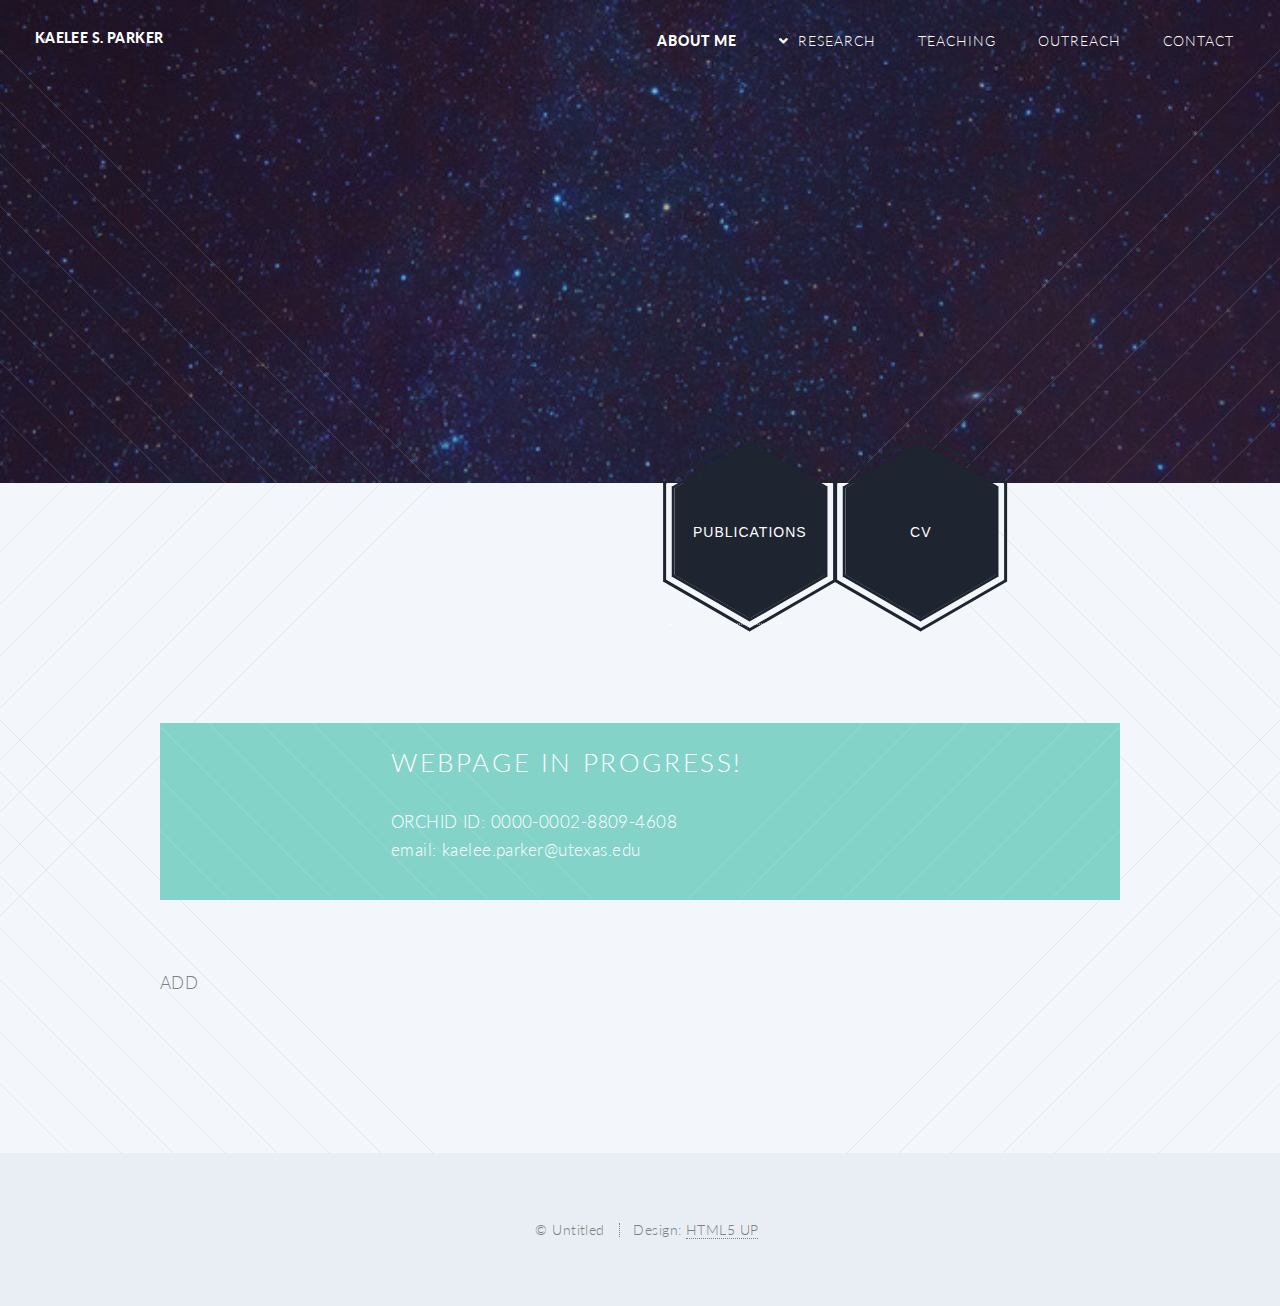
<file: index.html>
<!DOCTYPE HTML>
<!--
	kaelee-parker.github.io | kaelee.parker@utexas.edu
-->
<html>
	<head>
		<title>Kaelee S. Parker</title>
		<meta charset="utf-8" />
		<meta name="viewport" content="width=device-width, initial-scale=1, user-scalable=no" />
		
		<noscript><link rel="stylesheet" href="assets/css/noscript.css" /></noscript>
		<link rel="stylesheet" href="assets/css/main.css" />
	</head>
	<body class="index is-preload">
		<div id="page-wrapper">

			<!-- Header -->
				<header id="header" class="alt">
					<h1 id="logo"><a href="index.html">Kaelee S. Parker</a></h1>
					<nav id="nav">
						<ul>
							<li class="current"><a href="index.html">About Me</a></li>
							<li class="submenu">
								<a href="research.html">Research</a>
								<ul>
									<li><a href="research.html">Overview</a></li>
									<li><a href="ISM.html">Interstellar Medium</a></li>
									<li><a href="EELG.html">Extreme Emission-Line Galaxies</a></li>
									<li><a href="EoR.html">Epoch of Reionization</a></li>
								</ul>
							</li>
							<li><a href="teaching.html">Teaching</a></li>
							<li><a href="outreach.html">Outreach</a></li>
							<li><a href="contact.html">Contact</a></li>
						</ul>
					</nav>
				</header>

			<!-- Banner-->	    
				<section id="banner">
					<div class="inner">
						<header>
							<h2>Kaelee S. Parker</h2>
						</header>
						<p>astronomy graduate student
						<br />
						University of Texas at Austin
					</div>
				</section>
		  
			<!-- Main -->
				<article id="main">
						<div class="hexagon-menu clear">
              						<div class="hexagon-item">
                					<div class="hex-item">
                  						<div></div>
                  						<div></div>
                  						<div></div>
               						</div>
                					<div class="hex-item">
                  						<div></div>
                  						<div></div>
                 						<div></div>
               						</div>

                					<a href="https://ui.adsabs.harvard.edu/search/q=orcid%3A0000-0002-8809-4608&sort=date%20desc%2C%20bibcode%20desc&p_=0" target="_blank" class="hex-content">
                  						<span class="hex-content-inner">
                    						<span class="title">Publications</span>
                  						</span>
                  						<svg viewbox="0 0 173.20508075688772 200" height="200" width="174" version="1.1"
                    							xmlns="http://www.w3.org/2000/svg">
                    							<path
                      							d="M86.60254037844386 0L173.20508075688772 50L173.20508075688772 150L86.60254037844386 200L0 150L0 50Z"
                      							fill="#1e2530"></path>
                 						</svg>
                					</a>
              						</div>
						
							<div class="hexagon-item">
                					<div class="hex-item">
                  						<div></div>
                  						<div></div>
                  						<div></div>
               						</div>
                					<div class="hex-item">
                  						<div></div>
                  						<div></div>
                 						<div></div>
               						</div>
							
                					<ahex href="research.html" class="hex-content">
                  						<span class="hex-content-inner">
                    						<span class="title">CV</span>
                  						</span>
                  						<svg viewbox="0 0 173.20508075688772 200" height="200" width="174" version="1.1"
                    							xmlns="http://www.w3.org/2000/svg">
                    							<path
                      							d="M86.60254037844386 0L173.20508075688772 50L173.20508075688772 150L86.60254037844386 200L0 150L0 50Z"
                      							fill="#1e2530"></path>
                 						</svg>
                					</ahex>
							</div>
						</div>
					
					
					<section class="wrapper style2 container special-alt">
						<div class="row gtr-50">
							<div class="col-8 col-12-narrower">
								<header>
								<h2>Webpage In Progress!</h2>
								</header>
								<p>ORCHID ID: 0000-0002-8809-4608
								<br />
								   email: kaelee.parker@utexas.edu
								</p>
							</div>
						</div>
					</section>

					<section class="wrapper style1 container special-alt">
						<div class="row gtr-50">
							<div class="col-8 col-12-narrower">
								<p>ADD
								</p>
							</div>
						</div>
					</section>
				</article>

			<!-- CTA -->
			<!--
				<section id="cta">

					<header>
						<h2>Ready to do <strong>something</strong>?</h2>
						<p>Proin a ullamcorper elit, et sagittis turpis integer ut fermentum.</p>
					</header>
					<footer>
						<ul class="buttons">
							<li><a href="#" class="button primary">Take My Money</a></li>
							<li><a href="#" class="button">LOL Wut</a></li>
						</ul>
					</footer>

				</section>
			-->

			<!-- Footer -->
				<footer id="footer">

					<ul class="copyright">
						<li>&copy; Untitled</li><li>Design: <a href="http://html5up.net">HTML5 UP</a></li>
					</ul>

				</footer>

		</div>

		<!-- Scripts -->
			<script src="assets/js/jquery.min.js"></script>
			<script src="assets/js/jquery.dropotron.min.js"></script>
			<script src="assets/js/jquery.scrolly.min.js"></script>
			<script src="assets/js/jquery.scrollex.min.js"></script>
			<script src="assets/js/browser.min.js"></script>
			<script src="assets/js/breakpoints.min.js"></script>
			<script src="assets/js/util.js"></script>
			<script src="assets/js/main.js"></script>

	</body>
</html>
</file>
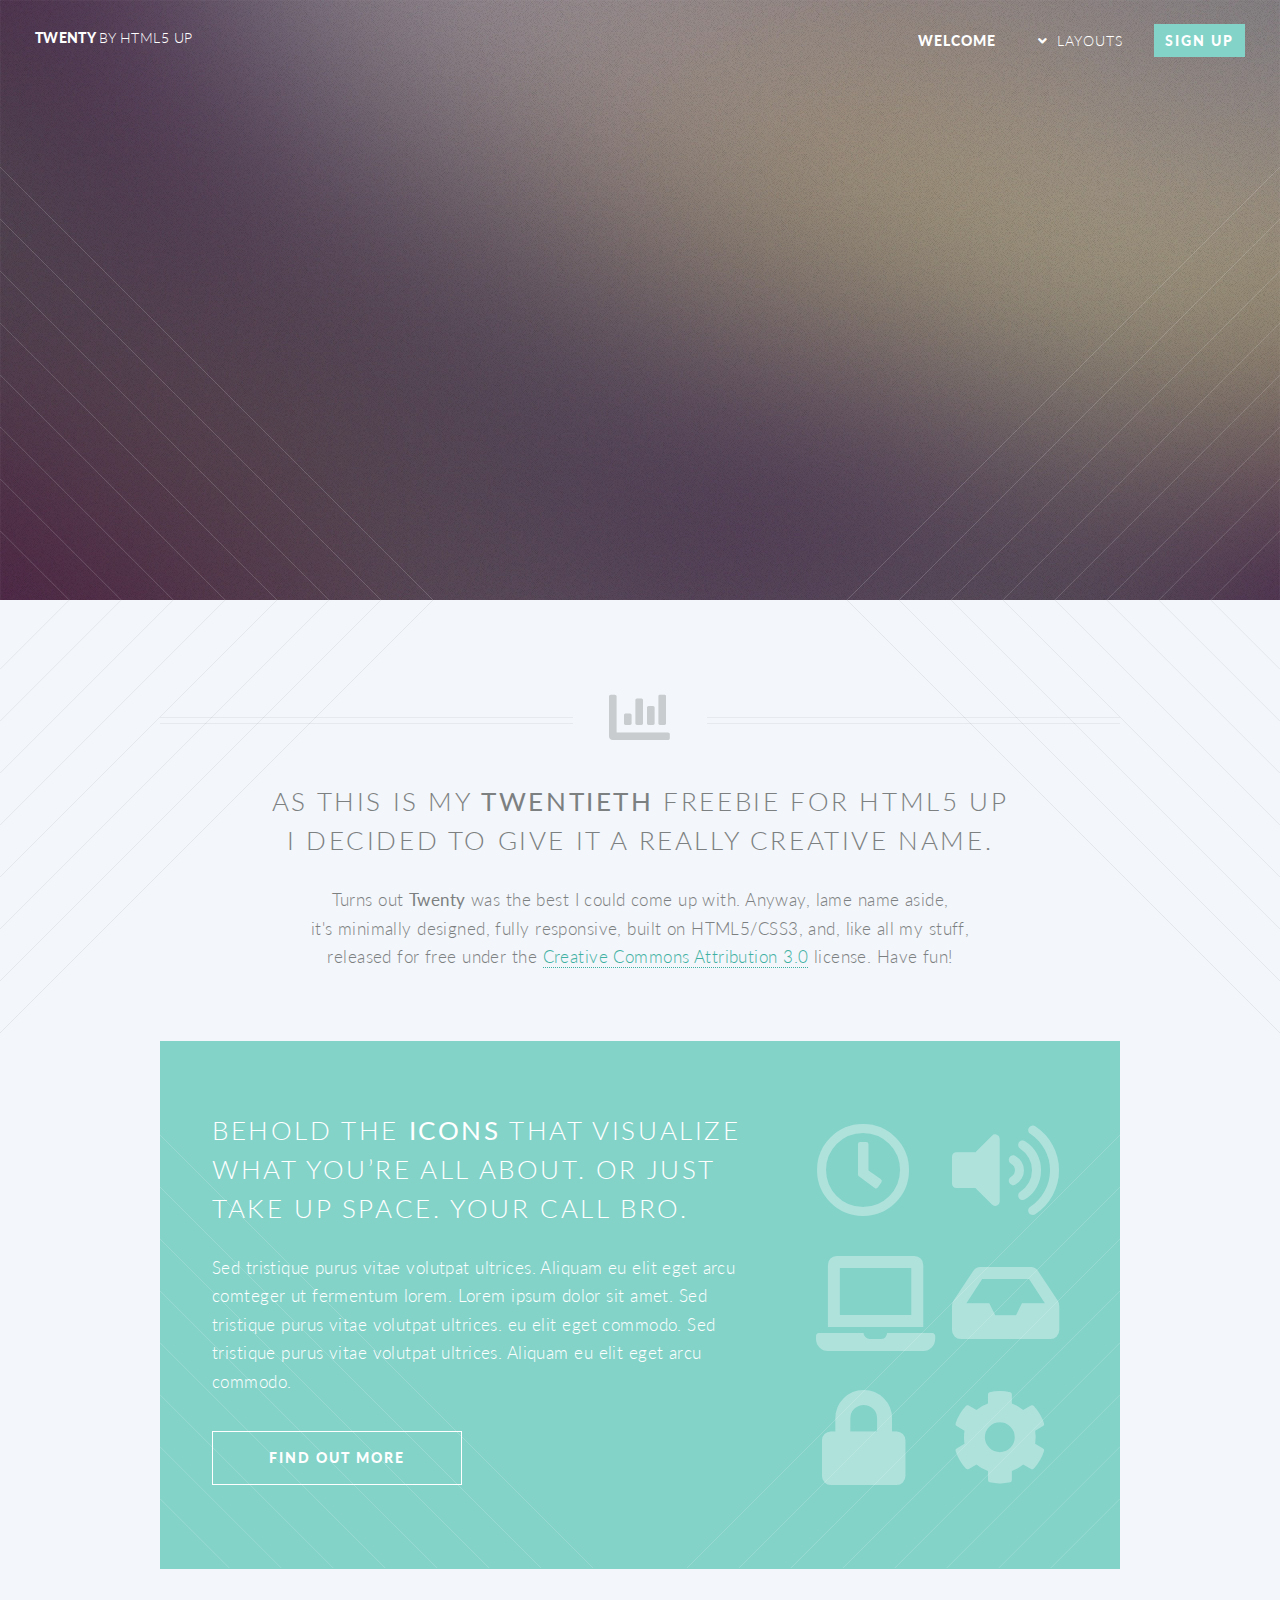
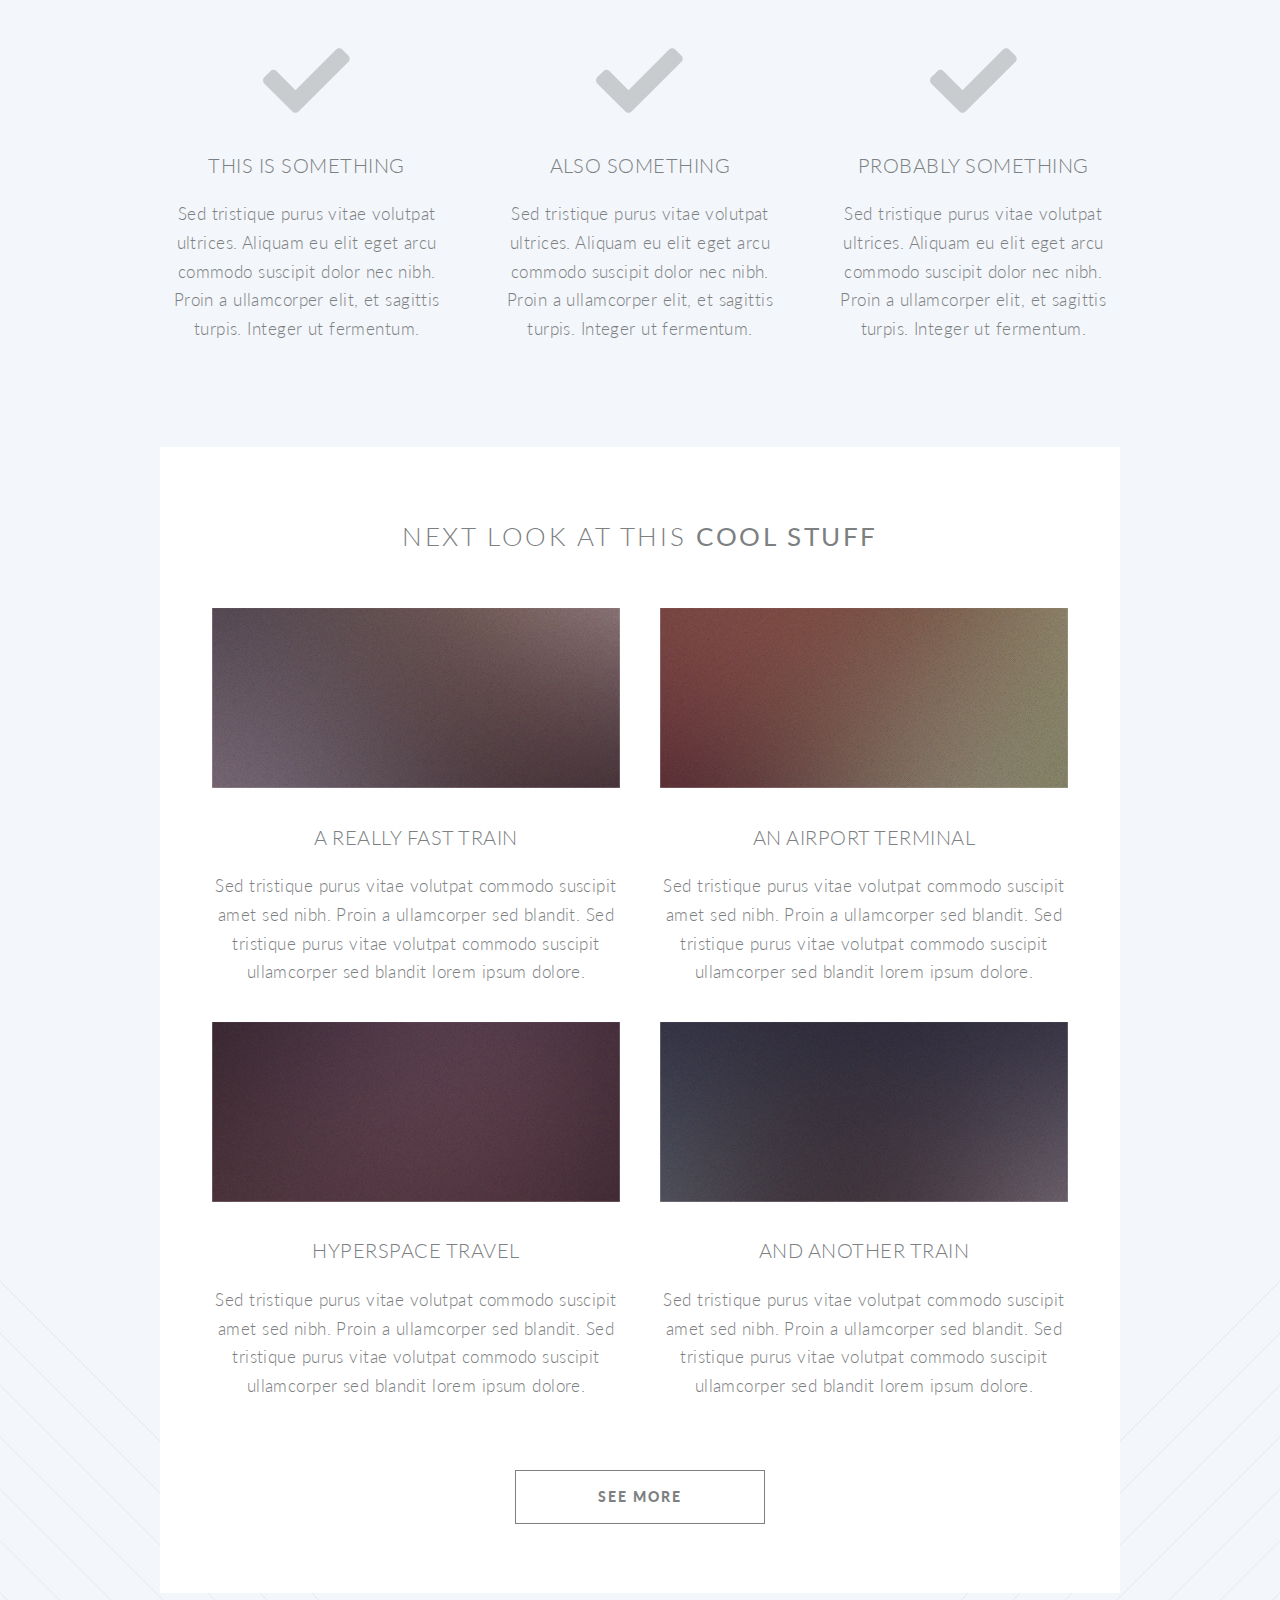
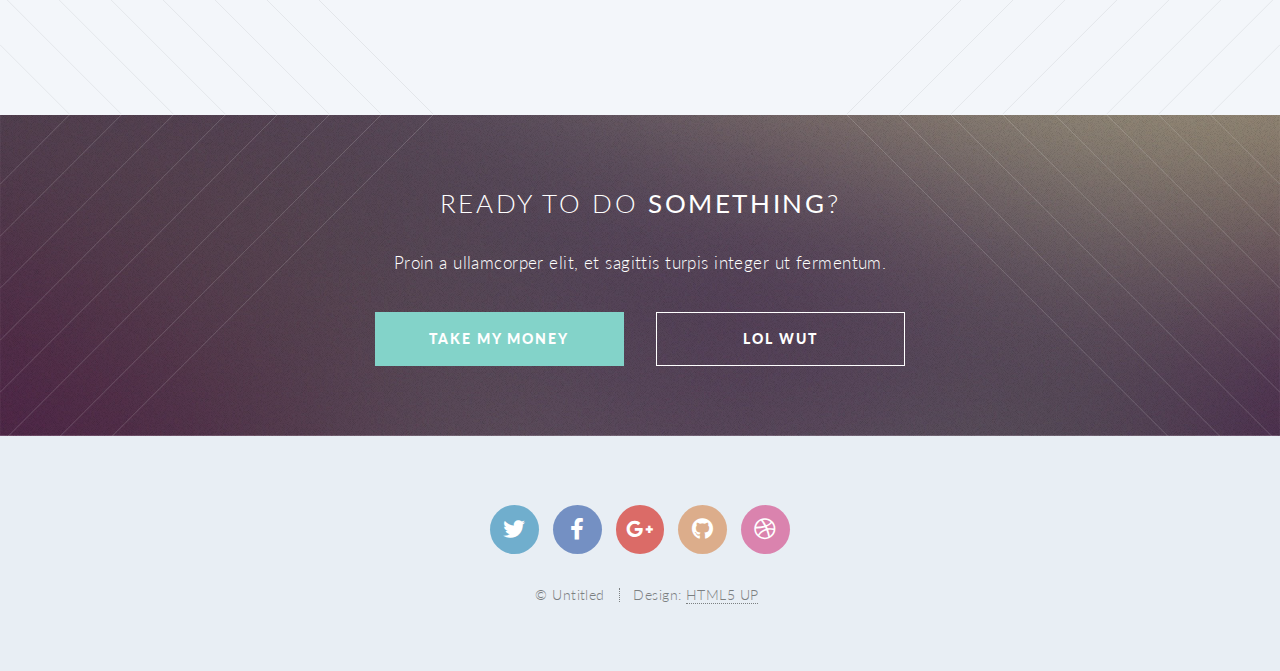
<file: html5up-twenty/index.html>
<!DOCTYPE HTML>
<!--
	Twenty by HTML5 UP
	html5up.net | @ajlkn
	Free for personal and commercial use under the CCA 3.0 license (html5up.net/license)
-->
<html>
	<head>
		<title>Twenty by HTML5 UP</title>
		<meta charset="utf-8" />
		<meta name="viewport" content="width=device-width, initial-scale=1, user-scalable=no" />
		<link rel="stylesheet" href="assets/css/main.css" />
		<noscript><link rel="stylesheet" href="assets/css/noscript.css" /></noscript>
	</head>
	<body class="index is-preload">
		<div id="page-wrapper">

			<!-- Header -->
				<header id="header" class="alt">
					<h1 id="logo"><a href="index.html">Twenty <span>by HTML5 UP</span></a></h1>
					<nav id="nav">
						<ul>
							<li class="current"><a href="index.html">Welcome</a></li>
							<li class="submenu">
								<a href="#">Layouts</a>
								<ul>
									<li><a href="left-sidebar.html">Left Sidebar</a></li>
									<li><a href="right-sidebar.html">Right Sidebar</a></li>
									<li><a href="no-sidebar.html">No Sidebar</a></li>
									<li><a href="contact.html">Contact</a></li>
									<li class="submenu">
										<a href="#">Submenu</a>
										<ul>
											<li><a href="#">Dolore Sed</a></li>
											<li><a href="#">Consequat</a></li>
											<li><a href="#">Lorem Magna</a></li>
											<li><a href="#">Sed Magna</a></li>
											<li><a href="#">Ipsum Nisl</a></li>
										</ul>
									</li>
								</ul>
							</li>
							<li><a href="#" class="button primary">Sign Up</a></li>
						</ul>
					</nav>
				</header>

			<!-- Banner -->
				<section id="banner">

					<!--
						".inner" is set up as an inline-block so it automatically expands
						in both directions to fit whatever's inside it. This means it won't
						automatically wrap lines, so be sure to use line breaks where
						appropriate (<br />).
					-->
					<div class="inner">

						<header>
							<h2>TWENTY</h2>
						</header>
						<p>This is <strong>Twenty</strong>, a free
						<br />
						responsive template
						<br />
						by <a href="http://html5up.net">HTML5 UP</a>.</p>
						<footer>
							<ul class="buttons stacked">
								<li><a href="#main" class="button fit scrolly">Tell Me More</a></li>
							</ul>
						</footer>

					</div>

				</section>

			<!-- Main -->
				<article id="main">

					<header class="special container">
						<span class="icon solid fa-chart-bar"></span>
						<h2>As this is my <strong>twentieth</strong> freebie for HTML5 UP
						<br />
						I decided to give it a really creative name.</h2>
						<p>Turns out <strong>Twenty</strong> was the best I could come up with. Anyway, lame name aside,
						<br />
						it's minimally designed, fully responsive, built on HTML5/CSS3,
						and, like all my stuff,
						<br />
						released for free under the <a href="http://html5up.net/license">Creative Commons Attribution 3.0</a> license. Have fun!</p>
					</header>

					<!-- One -->
						<section class="wrapper style2 container special-alt">
							<div class="row gtr-50">
								<div class="col-8 col-12-narrower">

									<header>
										<h2>Behold the <strong>icons</strong> that visualize what you’re all about. or just take up space. your call bro.</h2>
									</header>
									<p>Sed tristique purus vitae volutpat ultrices. Aliquam eu elit eget arcu comteger ut fermentum lorem. Lorem ipsum dolor sit amet. Sed tristique purus vitae volutpat ultrices. eu elit eget commodo. Sed tristique purus vitae volutpat ultrices. Aliquam eu elit eget arcu commodo.</p>
									<footer>
										<ul class="buttons">
											<li><a href="#" class="button">Find Out More</a></li>
										</ul>
									</footer>

								</div>
								<div class="col-4 col-12-narrower imp-narrower">

									<ul class="featured-icons">
										<li><span class="icon fa-clock"><span class="label">Feature 1</span></span></li>
										<li><span class="icon solid fa-volume-up"><span class="label">Feature 2</span></span></li>
										<li><span class="icon solid fa-laptop"><span class="label">Feature 3</span></span></li>
										<li><span class="icon solid fa-inbox"><span class="label">Feature 4</span></span></li>
										<li><span class="icon solid fa-lock"><span class="label">Feature 5</span></span></li>
										<li><span class="icon solid fa-cog"><span class="label">Feature 6</span></span></li>
									</ul>

								</div>
							</div>
						</section>

					<!-- Two -->
						<section class="wrapper style1 container special">
							<div class="row">
								<div class="col-4 col-12-narrower">

									<section>
										<span class="icon solid featured fa-check"></span>
										<header>
											<h3>This is Something</h3>
										</header>
										<p>Sed tristique purus vitae volutpat ultrices. Aliquam eu elit eget arcu commodo suscipit dolor nec nibh. Proin a ullamcorper elit, et sagittis turpis. Integer ut fermentum.</p>
									</section>

								</div>
								<div class="col-4 col-12-narrower">

									<section>
										<span class="icon solid featured fa-check"></span>
										<header>
											<h3>Also Something</h3>
										</header>
										<p>Sed tristique purus vitae volutpat ultrices. Aliquam eu elit eget arcu commodo suscipit dolor nec nibh. Proin a ullamcorper elit, et sagittis turpis. Integer ut fermentum.</p>
									</section>

								</div>
								<div class="col-4 col-12-narrower">

									<section>
										<span class="icon solid featured fa-check"></span>
										<header>
											<h3>Probably Something</h3>
										</header>
										<p>Sed tristique purus vitae volutpat ultrices. Aliquam eu elit eget arcu commodo suscipit dolor nec nibh. Proin a ullamcorper elit, et sagittis turpis. Integer ut fermentum.</p>
									</section>

								</div>
							</div>
						</section>

					<!-- Three -->
						<section class="wrapper style3 container special">

							<header class="major">
								<h2>Next look at this <strong>cool stuff</strong></h2>
							</header>

							<div class="row">
								<div class="col-6 col-12-narrower">

									<section>
										<a href="#" class="image featured"><img src="images/pic01.jpg" alt="" /></a>
										<header>
											<h3>A Really Fast Train</h3>
										</header>
										<p>Sed tristique purus vitae volutpat commodo suscipit amet sed nibh. Proin a ullamcorper sed blandit. Sed tristique purus vitae volutpat commodo suscipit ullamcorper sed blandit lorem ipsum dolore.</p>
									</section>

								</div>
								<div class="col-6 col-12-narrower">

									<section>
										<a href="#" class="image featured"><img src="images/pic02.jpg" alt="" /></a>
										<header>
											<h3>An Airport Terminal</h3>
										</header>
										<p>Sed tristique purus vitae volutpat commodo suscipit amet sed nibh. Proin a ullamcorper sed blandit. Sed tristique purus vitae volutpat commodo suscipit ullamcorper sed blandit lorem ipsum dolore.</p>
									</section>

								</div>
							</div>
							<div class="row">
								<div class="col-6 col-12-narrower">

									<section>
										<a href="#" class="image featured"><img src="images/pic03.jpg" alt="" /></a>
										<header>
											<h3>Hyperspace Travel</h3>
										</header>
										<p>Sed tristique purus vitae volutpat commodo suscipit amet sed nibh. Proin a ullamcorper sed blandit. Sed tristique purus vitae volutpat commodo suscipit ullamcorper sed blandit lorem ipsum dolore.</p>
									</section>

								</div>
								<div class="col-6 col-12-narrower">

									<section>
										<a href="#" class="image featured"><img src="images/pic04.jpg" alt="" /></a>
										<header>
											<h3>And Another Train</h3>
										</header>
										<p>Sed tristique purus vitae volutpat commodo suscipit amet sed nibh. Proin a ullamcorper sed blandit. Sed tristique purus vitae volutpat commodo suscipit ullamcorper sed blandit lorem ipsum dolore.</p>
									</section>

								</div>
							</div>

							<footer class="major">
								<ul class="buttons">
									<li><a href="#" class="button">See More</a></li>
								</ul>
							</footer>

						</section>

				</article>

			<!-- CTA -->
				<section id="cta">

					<header>
						<h2>Ready to do <strong>something</strong>?</h2>
						<p>Proin a ullamcorper elit, et sagittis turpis integer ut fermentum.</p>
					</header>
					<footer>
						<ul class="buttons">
							<li><a href="#" class="button primary">Take My Money</a></li>
							<li><a href="#" class="button">LOL Wut</a></li>
						</ul>
					</footer>

				</section>

			<!-- Footer -->
				<footer id="footer">

					<ul class="icons">
						<li><a href="#" class="icon brands circle fa-twitter"><span class="label">Twitter</span></a></li>
						<li><a href="#" class="icon brands circle fa-facebook-f"><span class="label">Facebook</span></a></li>
						<li><a href="#" class="icon brands circle fa-google-plus-g"><span class="label">Google+</span></a></li>
						<li><a href="#" class="icon brands circle fa-github"><span class="label">Github</span></a></li>
						<li><a href="#" class="icon brands circle fa-dribbble"><span class="label">Dribbble</span></a></li>
					</ul>

					<ul class="copyright">
						<li>&copy; Untitled</li><li>Design: <a href="http://html5up.net">HTML5 UP</a></li>
					</ul>

				</footer>

		</div>

		<!-- Scripts -->
			<script src="assets/js/jquery.min.js"></script>
			<script src="assets/js/jquery.dropotron.min.js"></script>
			<script src="assets/js/jquery.scrolly.min.js"></script>
			<script src="assets/js/jquery.scrollex.min.js"></script>
			<script src="assets/js/browser.min.js"></script>
			<script src="assets/js/breakpoints.min.js"></script>
			<script src="assets/js/util.js"></script>
			<script src="assets/js/main.js"></script>

	</body>
</html>
</file>
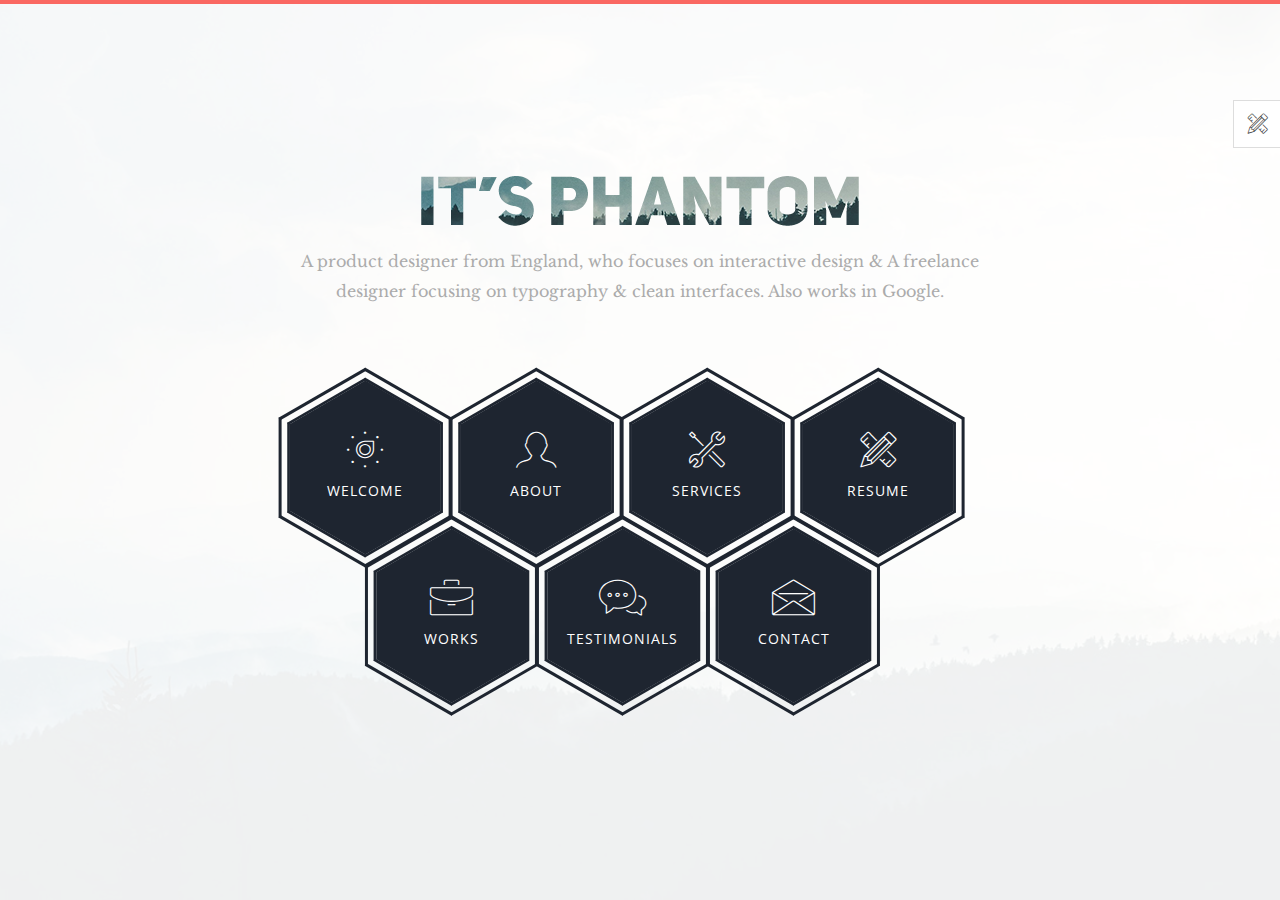
<file: phantom-bootstrap-main/theme/index.html>
<!--
 // WEBSITE: https://themefisher.com
 // TWITTER: https://twitter.com/themefisher
 // FACEBOOK: https://www.facebook.com/themefisher
 // GITHUB: https://github.com/themefisher/
-->

<!-- 
THEME: Phantom - Bootstrap Portfolio Template
VERSION: 1.0.0
AUTHOR: Themefisher

HOMEPAGE: https://themefisher.com/products/phantom-best-bootstrap-portfolio-template/
DEMO: https://demo.themefisher.com/phantom/
GITHUB: https://github.com/themefisher/Phantom-Bootstrap-Portfolio-Template

WEBSITE: https://themefisher.com
TWITTER: https://twitter.com/themefisher
FACEBOOK: https://www.facebook.com/themefisher
-->

<!DOCTYPE html>
<html lang="zxx">
<head>

  <!-- ** Basic Page Needs ** -->
  <meta charset="utf-8">
  <title>Phantom - Bootstrap Portfolio Template</title>

  <!-- ** Mobile Specific Metas ** -->
  <meta http-equiv="X-UA-Compatible" content="IE=edge">
  <meta name="description" content="Portfolio HTML Template">
  <meta name="viewport" content="width=device-width, initial-scale=1.0, maximum-scale=5.0">
  <meta name="author" content="Themefisher">
  <meta name="generator" content="Themefisher Html5 Portfolio Template v1.0">
  
  <!-- theme meta -->
  <meta name="theme-name" content="phantom" />

  <!-- Essential Stylesheets -->
  <link rel="stylesheet" href="https://fonts.googleapis.com/css?family=Libre+Baskerville:400,400i|Open+Sans:400,600,700,800">
  <link rel="stylesheet" href="plugins/bootstrap/bootstrap.min.css">
  <link rel="stylesheet" href="plugins/animate.css">
  <link rel="stylesheet" href="plugins/slick/slick.css">
  <link rel="stylesheet" href="plugins/slick/slick-theme.css">
  <link rel="stylesheet" href="plugins/themefisher-fonts/css/themefisher-fonts.min.css">  

  <!-- Main Stylesheet -->
  <link rel="stylesheet" href="css/style.css">
  
  <!-- Theme Stylesheet -->
  <link rel="stylesheet" href="#" id="color-changer">
  
  <!--Favicon-->
  <link rel="icon" href="images/favicon.png" type="image/x-icon">

</head>
<body><!-- set class="dark" on body tag for DARK-THEME -->

  <div class="preloader">
    <div class="loading-mask"></div>
    <div class="loading-mask"></div>
    <div class="loading-mask"></div>
    <div class="loading-mask"></div>
    <div class="loading-mask"></div>
  </div>

  <div class="preview-wrapper">
    <div class="switcher-head">
      <span>Style Switcher</span>
      <div class="switcher-trigger tf-tools"></div>
    </div>

    <div class="switcher-body">
      <h4>Choose Color:</h4>
      <ul class="color-options list-none">
        <li class="c0" data-color="red" title="Default">Default</li>
        <li class="c1" data-color="blue" title="Red">Red</li>
        <li class="c2" data-color="green" title="Green">Green</li>
        <li class="c3" data-color="yellow" title="Blue">Blue</li>
      </ul>
    </div>
  </div>

<main class="site-wrapper">
  <div class="pt-table">
    <div class="pt-tablecell page-home relative" style="background-image: url('images/banner.jpg');">
      <div class="overlay"></div>

      <div class="container">
        <div class="row">
          <div class="col-xs-12 col-md-offset-1 col-md-10 col-lg-offset-2 col-lg-8">
            <div class="page-title home text-center">
              <img src="images/phantom.png" alt="">
              <p>A product designer from England, who focuses on interactive design &amp; A freelance designer focusing on typography &amp; clean interfaces. Also works in Google.</p>
            </div>

            <div class="hexagon-menu clear">
              <div class="hexagon-item">
                <div class="hex-item">
                  <div></div>
                  <div></div>
                  <div></div>
                </div>
                <div class="hex-item">
                  <div></div>
                  <div></div>
                  <div></div>
                </div>
                <a href="welcome.html" class="hex-content">
                  <span class="hex-content-inner">
                    <span class="icon">
                      <i class="tf-dial"></i>
                    </span>
                    <span class="title">Welcome</span>
                  </span>
                  <svg viewbox="0 0 173.20508075688772 200" height="200" width="174" version="1.1"
                    xmlns="http://www.w3.org/2000/svg">
                    <path
                      d="M86.60254037844386 0L173.20508075688772 50L173.20508075688772 150L86.60254037844386 200L0 150L0 50Z"
                      fill="#1e2530"></path>
                  </svg>
                </a>
              </div>
              <div class="hexagon-item">
                <div class="hex-item">
                  <div></div>
                  <div></div>
                  <div></div>
                </div>
                <div class="hex-item">
                  <div></div>
                  <div></div>
                  <div></div>
                </div>
                <a href="about.html" class="hex-content">
                  <span class="hex-content-inner">
                    <span class="icon">
                      <i class="tf-profile-male"></i>
                    </span>
                    <span class="title">About</span>
                  </span>
                  <svg viewbox="0 0 173.20508075688772 200" height="200" width="174" version="1.1"
                    xmlns="http://www.w3.org/2000/svg">
                    <path d="M86.60254037844386 0L173.20508075688772 50L173.20508075688772 150L86.60254037844386 200L0 150L0 50Z" fill="#1e2530"></path>
                  </svg>
                </a>
              </div>
              <div class="hexagon-item">
                <div class="hex-item">
                  <div></div>
                  <div></div>
                  <div></div>
                </div>
                <div class="hex-item">
                  <div></div>
                  <div></div>
                  <div></div>
                </div>
                <a href="services.html" class="hex-content">
                  <span class="hex-content-inner">
                    <span class="icon">
                      <i class="tf-tools-2"></i>
                    </span>
                    <span class="title">Services</span>
                  </span>
                  <svg viewbox="0 0 173.20508075688772 200" height="200" width="174" version="1.1"
                    xmlns="http://www.w3.org/2000/svg">
                    <path d="M86.60254037844386 0L173.20508075688772 50L173.20508075688772 150L86.60254037844386 200L0 150L0 50Z" fill="#1e2530"></path>
                  </svg>
                </a>
              </div>
              <div class="hexagon-item">
                <div class="hex-item">
                  <div></div>
                  <div></div>
                  <div></div>
                </div>
                <div class="hex-item">
                  <div></div>
                  <div></div>
                  <div></div>
                </div>
                <a href="resume.html" class="hex-content">
                  <span class="hex-content-inner">
                    <span class="icon">
                      <i class="tf-tools"></i>
                    </span>
                    <span class="title">Resume</span>
                  </span>
                  <svg viewbox="0 0 173.20508075688772 200" height="200" width="174" version="1.1"
                    xmlns="http://www.w3.org/2000/svg">
                    <path d="M86.60254037844386 0L173.20508075688772 50L173.20508075688772 150L86.60254037844386 200L0 150L0 50Z" fill="#1e2530"></path>
                  </svg>
                </a>
              </div>
              <div class="hexagon-item">
                <div class="hex-item">
                  <div></div>
                  <div></div>
                  <div></div>
                </div>
                <div class="hex-item">
                  <div></div>
                  <div></div>
                  <div></div>
                </div>
                <a href="works.html" class="hex-content">
                  <span class="hex-content-inner">
                    <span class="icon">
                      <i class="tf-briefcase2"></i>
                    </span>
                    <span class="title">Works</span>
                  </span>
                  <svg viewbox="0 0 173.20508075688772 200" height="200" width="174" version="1.1"
                    xmlns="http://www.w3.org/2000/svg">
                    <path d="M86.60254037844386 0L173.20508075688772 50L173.20508075688772 150L86.60254037844386 200L0 150L0 50Z" fill="#1e2530"></path>
                  </svg>
                </a>
              </div>
              <div class="hexagon-item">
                <div class="hex-item">
                  <div></div>
                  <div></div>
                  <div></div>
                </div>
                <div class="hex-item">
                  <div></div>
                  <div></div>
                  <div></div>
                </div>
                <a href="testimonials.html" class="hex-content">
                  <span class="hex-content-inner">
                    <span class="icon">
                      <i class="tf-chat"></i>
                    </span>
                    <span class="title">Testimonials</span>
                  </span>
                  <svg viewbox="0 0 173.20508075688772 200" height="200" width="174" version="1.1"
                    xmlns="http://www.w3.org/2000/svg">
                    <path d="M86.60254037844386 0L173.20508075688772 50L173.20508075688772 150L86.60254037844386 200L0 150L0 50Z" fill="#1e2530"></path>
                  </svg>
                </a>
              </div>
              <div class="hexagon-item">
                <div class="hex-item">
                  <div></div>
                  <div></div>
                  <div></div>
                </div>
                <div class="hex-item">
                  <div></div>
                  <div></div>
                  <div></div>
                </div>
                <a href="contact.html" class="hex-content">
                  <span class="hex-content-inner">
                    <span class="icon">
                      <i class="tf-envelope2"></i>
                    </span>
                    <span class="title">Contact</span>
                  </span>
                  <svg viewbox="0 0 173.20508075688772 200" height="200" width="174" version="1.1"
                    xmlns="http://www.w3.org/2000/svg">
                    <path d="M86.60254037844386 0L173.20508075688772 50L173.20508075688772 150L86.60254037844386 200L0 150L0 50Z" fill="#1e2530"></path>
                  </svg>
                </a>
              </div>
            </div> <!-- /.hexagon-menu -->

          </div> <!-- /.col-xs-12 -->

        </div> <!-- /.row -->
      </div> <!-- /.container -->

    </div> <!-- /.pt-tablecell -->
  </div> <!-- /.pt-table -->
</main> <!-- /.site-wrapper -->


<!-- 
Essential Scripts
=====================================-->
<script src="plugins/jquery-2.2.4.min.js"></script>
<script src="plugins/bootstrap/bootstrap.min.js"></script>
<script src="plugins/jquery.nicescroll.min.js"></script>
<script src="plugins/isotope/isotope.pkgd.min.js"></script>
<script src="plugins/slick/slick.min.js"></script>

<script src="js/script.js"></script>

</body>
</html>
</file>
<file: assets/css/noscript.css>
/*
	Twenty by HTML5 UP
	html5up.net | @ajlkn
	Free for personal and commercial use under the CCA 3.0 license (html5up.net/license)
*/

/* Banner */

	#banner .inner {
		opacity: 1;
	}
</file>
<file: html5up-twenty/assets/css/noscript.css>
/*
	Twenty by HTML5 UP
	html5up.net | @ajlkn
	Free for personal and commercial use under the CCA 3.0 license (html5up.net/license)
*/

/* Banner */

	#banner .inner {
		opacity: 1;
	}
</file>
<file: phantom-bootstrap-main/theme/css/style.css>
/**
 * WEBSITE: https://themefisher.com
 * TWITTER: https://twitter.com/themefisher
 * FACEBOOK: https://www.facebook.com/themefisher
 * GITHUB: https://github.com/themefisher/
 */

/*------------------------------------------------
	Base Styles
-------------------------------------------------*/
body {
  font-family: "Libre Baskerville", serif;
  font-weight: 400;
  font-size: 16px;
  line-height: 30px;
  color: #ababab;
}

a {
  color: inherit;
  transition: all 0.3s ease 0s;
}
a:hover, a:focus {
  color: #ababab;
  text-decoration: none;
  outline: 0 none;
}

h1,
h2,
h3,
h4,
h5,
h6 {
  color: #1e2530;
  font-family: "Open Sans", sans-serif;
  margin: 0;
  line-height: 1.3;
}

p {
  margin-bottom: 20px;
}
p:last-child {
  margin-bottom: 0;
}

/*
 * Selection color
 */
::-moz-selection {
  background-color: #fa6862;
  color: #fff;
}

::selection {
  background-color: #fa6862;
  color: #fff;
}

/*
 *  Reset bootstrap's default style
 */
.form-control::-webkit-input-placeholder,
::-webkit-input-placeholder {
  opacity: 1;
  color: inherit;
}

.form-control:-moz-placeholder,
:-moz-placeholder {
  /* Firefox 18- */
  opacity: 1;
  color: inherit;
}

.form-control::-moz-placeholder,
::-moz-placeholder {
  /* Firefox 19+ */
  opacity: 1;
  color: inherit;
}

.form-control:-ms-input-placeholder,
:-ms-input-placeholder {
  opacity: 1;
  color: inherit;
}

button,
input,
select,
textarea,
label {
  font-weight: 400;
}

.btn {
  transition: all 0.3s ease 0s;
}
.btn:hover, .btn:focus, .btn:active:focus {
  outline: 0 none;
}

.btn-primary {
  background-color: #fa6862;
  border: 0;
  font-family: "Open Sans", sans-serif;
  font-weight: 700;
  height: 48px;
  line-height: 50px;
  padding: 0 42px;
  text-transform: uppercase;
}
.btn-primary:hover, .btn-primary:focus, .btn-primary:active, .btn-primary:active:focus {
  background-color: #f9423a;
}

.btn-border {
  border: 1px solid #d7d8db;
  display: inline-block;
  padding: 7px;
}

/*
 *  CSS Helper Class
 */
.clear:before, .clear:after {
  content: " ";
  display: table;
}
.clear:after {
  clear: both;
}

.pt-table {
  display: table;
  width: 100%;
  height: calc(100vh - 4px);
}

.pt-tablecell {
  display: table-cell;
  vertical-align: middle;
}

.overlay {
  position: absolute;
  left: 0;
  top: 0;
  width: 100%;
  height: 100%;
}

.relative {
  position: relative;
}

.primary,
.link:hover {
  color: #fa6862;
}

.no-gutter {
  margin-left: 0;
  margin-right: 0;
}
.no-gutter > [class^=col-] {
  padding-left: 0;
  padding-right: 0;
}

.flex {
  display: -moz-flex;
  display: flex;
}

.flex-middle {
  -moz-align-items: center;
  align-items: center;
}

.space-between {
  -moz-justify-content: space-between;
  justify-content: space-between;
}

.nicescroll-cursors {
  background: #fa6862 !important;
}

.preloader {
  bottom: 0;
  left: 0;
  position: fixed;
  right: 0;
  top: 0;
  z-index: 1000;
  display: -moz-flex;
  display: flex;
}
.preloader.active.hidden {
  display: none;
}

.loading-mask {
  background-color: #fa6862;
  height: 100%;
  left: 0;
  position: absolute;
  top: 0;
  width: 20%;
  transition: all 0.6s cubic-bezier(0.61, 0, 0.6, 1) 0s;
}
.loading-mask:nth-child(2) {
  left: 20%;
  transition-delay: 0.1s;
}
.loading-mask:nth-child(3) {
  left: 40%;
  transition-delay: 0.2s;
}
.loading-mask:nth-child(4) {
  left: 60%;
  transition-delay: 0.3s;
}
.loading-mask:nth-child(5) {
  left: 80%;
  transition-delay: 0.4s;
}

.preloader.active.done {
  z-index: 0;
}
.preloader.active .loading-mask {
  width: 0;
}

/*------------------------------------------------
	Start Styling
-------------------------------------------------*/
.site-wrapper {
  border-top: 4px solid #fa6862;
}

.page-close {
  font-size: 30px;
  position: absolute;
  right: 30px;
  top: 30px;
  z-index: 100;
}

.page-title {
  margin-bottom: 75px;
}
.page-title img {
  margin-bottom: 20px;
}
.page-title h2 {
  font-size: 68px;
  margin-bottom: 25px;
  position: relative;
  z-index: 0;
  font-weight: 900;
  text-transform: uppercase;
}
.page-title p {
  font-size: 16px;
}
.page-title .title-bg {
  color: rgba(30, 37, 48, 0.07);
  font-size: 158px;
  left: 0;
  letter-spacing: 10px;
  line-height: 0.7;
  position: absolute;
  right: 0;
  top: 50%;
  z-index: -1;
  transform: translateY(-50%);
}

.section-title {
  margin-bottom: 20px;
  overflow: hidden;
}
.section-title h3 {
  display: inline-block;
  position: relative;
}
.section-title h3::before, .section-title h3::after {
  content: "";
  height: 2px;
  position: absolute;
  bottom: 8px;
  left: calc(100% + 14px);
}
.section-title h3::before {
  background-color: #1e2530;
  width: 96px;
  bottom: 14px;
}
.section-title h3::after {
  background-color: #fa6862;
  width: 73px;
}
.section-title.light h3 {
  color: #fff;
}
.section-title.light h3::before {
  background-color: #fff;
}

.page-nav {
  bottom: 40px;
  left: 0;
  position: absolute;
  right: 0;
}
.page-nav span {
  font-family: "Open Sans", sans-serif;
  font-size: 14px;
  font-weight: 500;
  line-height: 1.3;
  text-transform: uppercase;
}

/*------------------------------------------------
    Home Page
-------------------------------------------------*/
.page-home {
  background-position: center center;
  background-repeat: no-repeat;
  background-size: cover;
  vertical-align: middle;
}
.page-home .overlay {
  background-color: rgba(255, 255, 255, 0.93);
}

/* End of container */
.hexagon-item {
  cursor: pointer;
  width: 200px;
  height: 173.2050807569px;
  float: left;
  margin-left: -29px;
  z-index: 0;
  position: relative;
  transform: rotate(30deg);
}
.hexagon-item:first-child {
  margin-left: 0;
}
.hexagon-item:hover {
  z-index: 1;
}
.hexagon-item:hover .hex-item:last-child {
  opacity: 1;
  transform: scale(1.3);
}
.hexagon-item:hover .hex-item:first-child {
  opacity: 1;
  transform: scale(1.2);
}
.hexagon-item:hover .hex-item:first-child div:before,
.hexagon-item:hover .hex-item:first-child div:after {
  height: 15px;
}
.hexagon-item:hover .hex-item div::before,
.hexagon-item:hover .hex-item div::after {
  background-color: #fa6862;
}
.hexagon-item:hover .hex-content svg {
  transform: scale(0.97);
}

.page-home .hexagon-item:nth-last-child(1),
.page-home .hexagon-item:nth-last-child(2),
.page-home .hexagon-item:nth-last-child(3) {
  transform: rotate(30deg) translate(87px, -80px);
}

.hex-item {
  position: absolute;
  top: 0;
  left: 50px;
  width: 100px;
  height: 173.2050807569px;
}
.hex-item:first-child {
  z-index: 0;
  transform: scale(0.9);
  transition: all 0.3s cubic-bezier(0.165, 0.84, 0.44, 1);
}
.hex-item:last-child {
  transition: all 0.3s cubic-bezier(0.19, 1, 0.22, 1);
  z-index: 1;
}
.hex-item div {
  box-sizing: border-box;
  position: absolute;
  top: 0;
  width: 100px;
  height: 173.2050807569px;
  transform-origin: center center;
}
.hex-item div::before, .hex-item div::after {
  background-color: #1e2530;
  content: "";
  position: absolute;
  width: 100%;
  height: 3px;
  transition: all 0.3s cubic-bezier(0.165, 0.84, 0.44, 1) 0s;
}
.hex-item div:before {
  top: 0;
}
.hex-item div:after {
  bottom: 0;
}
.hex-item div:nth-child(1) {
  transform: rotate(0deg);
}
.hex-item div:nth-child(2) {
  transform: rotate(60deg);
}
.hex-item div:nth-child(3) {
  transform: rotate(120deg);
}

.hex-content {
  color: #fff;
  display: block;
  height: 180px;
  margin: 0 auto;
  position: relative;
  text-align: center;
  transform: rotate(-30deg);
  width: 156px;
}
.hex-content .hex-content-inner {
  left: 50%;
  margin: -3px 0 0 2px;
  position: absolute;
  top: 50%;
  transform: translate(-50%, -50%);
}
.hex-content .icon {
  display: block;
  font-size: 36px;
  line-height: 30px;
  margin-bottom: 11px;
}
.hex-content .title {
  display: block;
  font-family: "Open Sans", sans-serif;
  font-size: 14px;
  letter-spacing: 1px;
  line-height: 24px;
  text-transform: uppercase;
}
.hex-content svg {
  left: -7px;
  position: absolute;
  top: -13px;
  transform: scale(0.87);
  z-index: -1;
  transition: all 0.3s cubic-bezier(0.165, 0.84, 0.44, 1) 0s;
}
.hex-content:hover {
  color: #fff;
}

/*------------------------------------------------
    Welcome Page
-------------------------------------------------*/
.author-image-large {
  position: absolute;
  right: 0;
  top: 0;
}
.author-image-large img {
  height: calc(100vh - 4px);
}

/*------------------------------------------------
    About Page
-------------------------------------------------*/
.about-author {
  margin-bottom: 23px;
  -moz-align-items: center;
  align-items: center;
  display: -moz-flex;
  display: flex;
}
.about-author .author-thumb {
  background-color: #fff;
  border: 5px solid #1e2530;
  margin-right: 30px;
  padding: 5px;
}
.about-author .author-thumb img {
  border: 2px solid #1e2530;
  width: 145px;
}
.about-author .author-desc p {
  color: #1e2530;
  font-family: "Open Sans", sans-serif;
  letter-spacing: 1px;
  margin-bottom: 4px;
  text-transform: uppercase;
}
.about-author .author-desc b {
  font-family: "Open Sans", sans-serif;
}

.progress {
  background-color: #1e2530;
  border-radius: 2px;
  height: auto;
  min-height: 45px;
  -moz-align-items: center;
  align-items: center;
  display: -moz-flex;
  display: flex;
}
.progress > div {
  color: #fff;
  font-family: "Open Sans", sans-serif;
  font-size: 12px;
  letter-spacing: 1px;
}
.progress .skill-name {
  border-right: 2px solid #2e333a;
  min-width: 160px;
  text-align: center;
  text-transform: uppercase;
}
.progress .skill-bar {
  background-color: #07080b;
  border-radius: 15px;
  margin: 0 15px;
  -moz-flex-grow: 1;
  flex-grow: 1;
}
.progress .bar {
  background-color: #fa6862;
  border-radius: 10px;
  height: 8px;
  width: 0;
}
.progress .skill-lavel {
  border-left: 2px solid #2e333a;
  min-width: 70px;
  text-align: center;
  -moz-align-items: flex-end;
  align-items: flex-end;
  transition: all 0.3s ease 0s;
}

.filter {
  margin-bottom: 30px;
}
.filter a {
  border-bottom: 2px solid transparent;
}
.filter .active {
  color: #fa6862;
  border-bottom-color: #fa6862;
}

.works-item {
  font-family: "Open Sans", sans-serif;
  margin-bottom: 30px;
  position: relative;
}
.works-item img {
  width: 100%;
}
.works-item .overlay {
  background-color: rgba(30, 37, 48, 0.96);
  position: absolute;
  left: 0;
  top: 0;
  height: 100%;
  width: 100%;
  transition: all 0.3s ease 0s;
  transform: scale(0);
}
.works-item .overlay::before {
  border: 1px solid #fff;
  bottom: 15px;
  content: "";
  left: 15px;
  position: absolute;
  right: 15px;
  top: 15px;
}
.works-item .works-inner {
  left: 50%;
  position: absolute;
  text-align: center;
  top: 50%;
  white-space: nowrap;
  transition: all 0.3s ease 0s;
  transform: translate3d(0px, 0px, 0px) scale(0);
}
.works-item h4 {
  color: #fa6862;
  font-weight: 700;
  text-transform: uppercase;
}
.works-item p {
  color: #fff;
  font-size: 12px;
  font-weight: 400;
}
.works-item:hover .overlay {
  transform: scale(1);
}
.works-item:hover .works-inner {
  transform: translate(-50%, -50%) scale(1);
}

.history-block {
  background-color: #1e2530;
  position: relative;
}
.history-block .section-title {
  background-color: #1e2530;
  border-bottom: 1px solid #293342;
  left: 0;
  margin-bottom: 0;
  padding: 15px 34px 14px;
  position: absolute;
  right: 0;
  top: 0;
  z-index: 1;
}

.nicescroll-rails {
  z-index: 2;
}

.history-scroller {
  padding-top: 82px;
  max-height: 377px;
}

.history-item {
  display: table;
  font-family: "Open Sans", sans-serif;
  padding-left: 32px;
  margin-bottom: 20px;
  width: 100%;
}
.history-item > * {
  display: table-cell;
  vertical-align: middle;
}
.history-item .history-icon {
  padding-right: 25px;
  position: relative;
  width: 66px;
}
.history-item .history-icon i {
  font-size: 18px;
  position: absolute;
  top: 50%;
  left: calc(50% - 12.5px);
  transform: translate(-50%, -50%);
}
.history-item h5 {
  color: #fff;
  font-size: 16px;
  font-weight: 600;
  letter-spacing: 0.96px;
  text-transform: uppercase;
}
.history-item span {
  color: #aaaaaa;
  font-size: 12px;
}

.history-hex {
  display: block;
  position: relative;
  width: 66px;
  height: 38.11px;
  background-color: #293342;
  margin: 19.05px 0;
}
.history-hex::before, .history-hex::after {
  content: "";
  position: absolute;
  width: 0;
  border-left: 33px solid transparent;
  border-right: 33px solid transparent;
}
.history-hex::before {
  bottom: 100%;
  border-bottom: 19.05px solid #293342;
}
.history-hex::after {
  top: 100%;
  width: 0;
  border-top: 19.05px solid #293342;
}

.service-hex {
  float: left;
  position: relative;
  width: 20%;
  z-index: 1;
}
.service-hex svg {
  transform: scale(1.08);
  transition: all 0.4s ease 0s;
}
.service-hex .st0 {
  stroke: #1e2530;
  fill: #fff;
}
.service-hex .st1 {
  fill: #1e2530;
}
.service-hex .content {
  color: #fff;
  left: 50%;
  position: absolute;
  text-align: center;
  top: 50%;
  width: 100%;
  transform: translate(-50%, -50%);
}
.service-hex .icon {
  font-size: 30px;
  margin-bottom: 9px;
}
.service-hex h4 {
  color: #fff;
  font-size: 16px;
  margin-bottom: 20px;
}
.service-hex p {
  font-size: 14px;
  height: 0;
  line-height: 24px;
  overflow: hidden;
  transition: all 0.4s ease 0s;
}
.service-hex:hover {
  z-index: 2;
}
.service-hex:hover svg {
  transform: scale(1.5);
}
.service-hex:hover .st1 {
  fill: #fa6862;
}
.service-hex:hover .content {
  width: 135%;
}
.service-hex:hover p {
  height: 72px;
}

.testimonials .item {
  padding-top: 33px;
}
.testimonials .thumb {
  float: left;
  margin-top: -20px;
}
.testimonials .thumb img {
  width: auto;
}
@media only screen and (max-width: 991px) {
  .testimonials .thumb {
    float: none;
    margin-top: 0;
    margin: auto;
  }
}
.testimonials .text {
  border: 1px solid #cecece;
  font-size: 14px;
  font-style: italic;
  line-height: 24px;
  margin-left: 50px;
  padding: 27px 30px 29px 142px;
}
@media only screen and (max-width: 991px) {
  .testimonials .text {
    padding: 29px 30px 29px 30px;
    margin-bottom: 20px;
    text-align: center;
  }
}
.testimonials figcaption {
  font-family: "Open Sans", sans-serif;
  font-size: 16px;
  font-weight: 700;
  padding-top: 15px;
  text-align: center;
}
.testimonials h4 {
  font-family: "Open Sans", sans-serif;
  font-weight: 700;
}
.testimonials span {
  font-size: 12px;
}
.testimonials .slick-slide {
  margin: 0 15px;
}
.testimonials .slick-slide:focus {
  outline: 0;
}
.testimonials .slick-slide:nth-child(2n) .thumb {
  float: right;
}
@media only screen and (max-width: 991px) {
  .testimonials .slick-slide:nth-child(2n) .thumb {
    float: none;
  }
}
.testimonials .slick-slide:nth-child(2n) .text {
  margin-left: 0;
  margin-right: 50px;
  padding: 27px 142px 29px 30px;
}
@media only screen and (max-width: 991px) {
  .testimonials .slick-slide:nth-child(2n) .text {
    padding: 29px 30px 29px 30px;
    margin-right: 0;
  }
}
.testimonials .slick-dots {
  text-align: center;
}
.testimonials .slick-dots button {
  border: 2px solid #1e2530;
  border-radius: 15px;
  display: inline-block;
  height: 11px;
  margin: 0 4px;
  width: 11px;
  transition: all 0.3s ease 0s;
}
.testimonials .slick-dots button:before {
  display: none;
}
.testimonials .slick-dots .slick-active button {
  border-color: #fa6862;
}

.tm-hex {
  position: relative;
  width: 170px;
  height: 98.15px;
  margin: 49.07px 0;
  background-size: auto 182.4427px;
  background-position: center;
  border-left: solid 6px #1e2530;
  border-right: solid 6px #1e2530;
}
@media only screen and (max-width: 991px) {
  .tm-hex {
    margin: 49.07px auto;
  }
}
.tm-hex::after {
  content: "";
  position: absolute;
  top: 3.4641px;
  left: 0;
  width: 158px;
  height: 91.2213px;
  z-index: 2;
  background: inherit;
}
.tm-hex .hexTop,
.tm-hex .hexBottom {
  position: absolute;
  z-index: 1;
  width: 120.21px;
  height: 120.21px;
  overflow: hidden;
  background: inherit;
  left: 18.9px;
  transform: scaleY(0.5774) rotate(-45deg);
}
.tm-hex .hexTop::before, .tm-hex .hexTop::after,
.tm-hex .hexBottom::before,
.tm-hex .hexBottom::after {
  content: "";
  position: absolute;
  width: 158px;
  height: 91.221342532px;
  background: inherit;
  transform-origin: 0 0;
  transform: rotate(45deg) scaleY(1.7321) translateY(-45.6107px);
}
.tm-hex .hexTop {
  top: -60.1041px;
  border-top: solid 8.4853px #1e2530;
  border-right: solid 8.4853px #1e2530;
}
.tm-hex .hexTop::after {
  background-position: center top;
}
.tm-hex .hexBottom {
  bottom: -60.1041px;
  border-bottom: solid 8.4853px #1e2530;
  border-left: solid 8.4853px #1e2530;
}
.tm-hex .hexBottom::after {
  background-position: center bottom;
}

.contact-block {
  margin-bottom: 30px;
}
.contact-block:last-child {
  margin-bottom: 0;
}
.contact-block .media-left {
  font-size: 40px;
  max-width: 50px;
  min-width: 50px;
  padding-right: 0;
  text-align: center;
}
.contact-block .media-body {
  padding-left: 30px;
}
.contact-block h4 {
  font-size: 18px;
  text-transform: uppercase;
  font-weight: 600;
}
.contact-block p {
  font-weight: 400;
  font-size: 15px;
}

.contact-social {
  list-style: outside none none;
  margin: 0;
  padding: 0;
}
.contact-social li {
  display: inline-block;
  position: relative;
  width: 43px;
}
.contact-social li a {
  color: #fff;
  display: block;
  font-size: 14px;
  height: 50px;
  left: 50%;
  line-height: 50px;
  position: absolute;
  text-align: center;
  top: 50%;
  width: 43px;
  transform: translate(-50%, -50%);
}
.contact-social li:hover span {
  background-color: #fa6862;
}
.contact-social li:hover span::before {
  border-bottom-color: #fa6862;
}
.contact-social li:hover span::after {
  border-top-color: #fa6862;
}

.contact-social-hex {
  display: block;
  position: relative;
  width: 43px;
  height: 24.83px;
  background-color: #1e2530;
  margin: 12.41px 0;
  transition: all 0.3s ease 0s;
}
.contact-social-hex::before, .contact-social-hex::after {
  content: "";
  position: absolute;
  width: 0;
  border-left: 21.5px solid transparent;
  border-right: 21.5px solid transparent;
  transition: all 0.3s ease 0s;
}
.contact-social-hex::before {
  bottom: 100%;
  border-bottom: 12.41px solid #1e2530;
}
.contact-social-hex::after {
  top: 100%;
  width: 0;
  border-top: 12.41px solid #1e2530;
}
.contact-social-hex:hover::after {
  border-bottom-color: #fa6862;
}
.contact-social-hex:hover::before {
  border-top-color: #fa6862;
}

.contact-form .input-field {
  margin-bottom: 10px;
}
.contact-form .input-field.name {
  margin-right: 5px;
}
.contact-form .input-field.email {
  margin-left: 5px;
}
.contact-form .input-field label.error {
  color: #ff0000;
  font-size: 13px;
  margin: 0;
}
.contact-form .input-icon {
  background-color: #1e2530;
  border-radius: 3px 0 0 3px;
  border-right: 1px solid rgba(255, 255, 255, 0.2);
  line-height: 48px;
  min-width: 53px;
  text-align: center;
  left: 0;
  line-height: 48px;
  min-width: 53px;
  position: absolute;
  top: 0;
}
.contact-form .form-control {
  background-color: #1e2530;
  color: #bcbcbc;
  border: 0 none;
  border-radius: 3px;
  height: 48px;
  padding-left: 70px;
  width: 100%;
  font-family: "Open Sans", sans-serif;
}
.contact-form .form-control:focus {
  box-shadow: none;
  color: #fff;
}
.contact-form textarea.form-control {
  border-radius: 3px;
  height: 120px;
  padding: 15px 10px 15px 70px;
}
.contact-form .message .input-icon {
  position: absolute;
  left: 0;
  top: 0;
}

.msg-success,
.msg-failed {
  display: none;
  margin-top: 15px;
}

.msg-success {
  color: #fa6862;
}

.pt-table.desktop-768 .pt-tablecell {
  padding-bottom: 110px;
  padding-top: 60px;
}
.pt-table.desktop-768 .pt-tablecell .page-nav {
  bottom: 40px;
}

/* =================================== */
/*  Color Switcher
/* =================================== */
.preview-wrapper {
  background-color: #fff;
  border: 1px solid #ddd;
  border-right: 0;
  color: #333;
  height: 150px;
  right: 0px;
  position: fixed;
  top: 100px;
  width: 260px;
  z-index: 1200;
  transition: all 0.4s ease-in-out 0s;
  transform: translateX(100%);
}

.preview-wrapper.extend {
  transform: translateX(0px);
}

.switcher-head {
  color: #333;
  font-size: 18px;
  font-weight: 600;
  height: 46px;
  line-height: 46px;
  position: relative;
}

.switcher-head span {
  border-bottom: 2px solid #eeeeee;
  display: block;
  margin: 0 20px;
}

.switcher-trigger {
  background-color: #fff;
  border: 1px solid #ddd;
  border-right: 0;
  cursor: pointer;
  font-size: 20px;
  height: 48px;
  left: -48px;
  line-height: 46px;
  position: absolute;
  text-align: center;
  top: -1px;
  width: 48px;
}

.switcher-body {
  background-color: #fff;
  height: calc(100% - 50px);
  left: 0;
  padding: 20px;
  position: fixed;
  right: 0;
  top: 47px;
  outline: none;
}

.switcher-body h4 {
  font-size: 16px;
  margin-bottom: 10px;
}

.switcher-body select {
  border: 1px solid #e5e5e5;
  height: 40px;
  margin-bottom: 20px;
  width: 100%;
  -webklit--appearance: none;
  -moz-appearance: none;
  -webkit-appearance: none;
          appearance: none;
}

.color-options {
  margin-bottom: 10px;
  padding: 0;
}

.color-options li {
  display: inline-block;
  background-color: #e6ae03;
  height: 30px;
  margin-bottom: 10px;
  margin-right: 6px;
  text-indent: -9999em;
  width: 30px;
  cursor: pointer;
}

.color-options li.c0 {
  background-color: #fa6862;
}

.color-options li.c1 {
  background-color: #02b7ce;
}

.color-options li.c2 {
  background-color: #86a438;
}

.color-options li.c3 {
  background-color: #f3a36d;
}

.pattern-options li {
  font-family: "Roboto", sans-serif;
  border: 1px solid #cccccc;
  cursor: pointer;
  float: left;
  height: 40px;
  margin: 0 10px 10px 0;
  text-transform: capitalize;
  width: 50px;
}

.pattern-options li:last-child {
  border: 0 none;
  height: auto;
  padding-top: 8px;
  width: auto;
}

.pattern-options li img {
  width: 100%;
  height: 100%;
}

/*------------------------------------------------
	Responsive Media Queries
-------------------------------------------------*/
/*============================================================
	Macbook pro 13 inch
==============================================================*/
/*============================================================
	For Small Desktop / tablet landscape
==============================================================*/
@media (min-width: 980px) and (max-width: 1150px) {
  .author-image-large img {
    height: calc(80vh - 4px);
  }
}
/*============================================================
	Tablet (Portrait) Design for a width of 768px
==============================================================*/
@media (min-width: 768px) and (max-width: 979px) {
  body {
    overflow-x: hidden;
  }
  .page-title h2 {
    font-size: 40px;
  }
  .page-title .title-bg {
    font-size: 100px;
  }
  .author-image-large {
    position: static;
    margin-bottom: 50px;
  }
  .author-image-large img {
    display: block;
    height: auto;
    margin: 0 auto;
    width: 50%;
  }
  .about-author + p {
    margin-bottom: 50px;
  }
  .service-hex {
    width: 33.3333%;
  }
  .service-hex:hover {
    z-index: 2;
  }
  .service-hex:hover svg {
    transform: scale(1.5);
  }
  .service-hex:hover .content {
    width: 105%;
  }
  .service-hex:nth-child(4), .service-hex:nth-child(5) {
    transform: translate(50%, -15%);
  }
  .testimonials .item {
    padding-top: 45px;
  }
  .testimonials .thumb {
    margin-top: -45px;
  }
  .history-item .history-text {
    padding-right: 15px;
  }
  .page-nav {
    bottom: auto;
  }
  .page-nav .flex {
    display: block;
    text-align: center;
  }
  .page-nav .flex span {
    display: block;
    margin: 20px 0;
  }
}
/*============================================================
	Mobile (Portrait) Design for a width of 320px
==============================================================*/
@media only screen and (max-width: 767px) {
  body {
    overflow-x: hidden;
  }
  .pt-table {
    height: auto;
  }
  .pt-table,
.pt-tablecell {
    display: block;
  }
  .page-title {
    margin-bottom: 45px;
  }
  .page-title h2 {
    font-size: 35px;
  }
  .page-title .title-bg {
    font-size: 50px;
  }
  .hexagon-item {
    float: none;
    margin: 0 auto 50px;
  }
  .hexagon-item:first-child {
    margin-left: auto;
  }
  .page-home .hexagon-item:nth-last-child(1),
.page-home .hexagon-item:nth-last-child(2),
.page-home .hexagon-item:nth-last-child(3) {
    transform: rotate(30deg) translate(0px, 0px);
  }
  .author-image-large {
    position: static;
    margin-bottom: 50px;
  }
  .author-image-large img {
    display: block;
    height: auto;
    margin: 0 auto;
    width: 50%;
  }
  .about-author {
    display: block;
  }
  .about-author .author-thumb {
    border: 0 none;
    margin-bottom: 15px;
    margin-right: 0;
    padding: 0;
  }
  .about-author .author-desc b {
    display: block;
  }
  .about-author + p {
    margin-bottom: 50px;
  }
  .progress {
    display: block;
  }
  .progress .skill-name {
    border-right: 0;
    margin: 0 15px;
    min-width: auto;
    text-align: left;
  }
  .progress .skill-lavel {
    border-left: 0;
    margin: 0 15px;
    min-width: auto;
    text-align: left;
  }
  .service-hex {
    float: none;
    margin: 0 auto 40px;
    width: 60%;
  }
  .service-hex:last-child {
    margin-bottom: 0;
  }
  .service-hex:hover svg {
    transform: scale(1.8);
  }
  .service-hex:hover .content {
    width: 120%;
  }
  .history-block {
    margin-bottom: 30px;
  }
  .contact-form .input-field.name {
    margin-right: 0;
  }
  .page-nav {
    bottom: auto;
  }
  .page-nav .flex {
    display: block;
    text-align: center;
  }
  .page-nav .flex span {
    display: block;
    margin: 20px 0;
  }
}
.dark {
  background-color: #0c0f15;
}
.dark .page-home .overlay {
  background-color: rgba(14, 17, 24, 0.97);
}
.dark .page-title h2 {
  color: #ffffff;
}
.dark .page-title .title-bg {
  color: rgba(70, 88, 124, 0.06);
}
.dark .section-title h3::before {
  background-color: #fff;
}
.dark h1,
.dark h2,
.dark h3,
.dark h4,
.dark h5,
.dark h6,
.dark .about-author .author-desc p {
  color: #fff;
}
.dark .switcher-body h4 {
  color: #0c0f15;
}
.dark .service-hex .st0 {
  fill: transparent;
}
.dark .service-hex:hover .st0 {
  fill: #fff;
}
.dark .testimonials .text,
.dark .btn-border {
  border-color: #1e2530;
}
/*# sourceMappingURL=style.css.map */
</file>
<file: assets/css/main.css>
@import url("fontawesome-all.min.css");
@import url("https://fonts.googleapis.com/css?family=Lato:300,400,900");

/*
	Twenty by HTML5 UP
	html5up.net | @ajlkn
	Free for personal and commercial use under the CCA 3.0 license (html5up.net/license)
*/

html, body, div, span, applet, object,
iframe, h1, h2, h3, h4, h5, h6, p, blockquote,
pre, a, abbr, acronym, address, big, cite,
code, del, dfn, em, img, ins, kbd, q, s, samp,
small, strike, strong, sub, sup, tt, var, b,
u, i, center, dl, dt, dd, ol, ul, li, fieldset,
form, label, legend, table, caption, tbody,
tfoot, thead, tr, th, td, article, aside,
canvas, details, embed, figure, figcaption,
footer, header, hgroup, menu, nav, output, ruby,
section, summary, time, mark, audio, video {
	margin: 0;
	padding: 0;
	border: 0;
	font-size: 100%;
	font: inherit;
	vertical-align: baseline;}

article, aside, details, figcaption, figure,
footer, header, hgroup, menu, nav, section {
	display: block;}

body {
	line-height: 1;
}

ol, ul {
	list-style: none;
}

blockquote, q {
	quotes: none;
}

	blockquote:before, blockquote:after, q:before, q:after {
		content: '';
		content: none;
	}

table {
	border-collapse: collapse;
	border-spacing: 0;
}

body {
	-webkit-text-size-adjust: none;
}

mark {
	background-color: transparent;
	color: inherit;
}

input::-moz-focus-inner {
	border: 0;
	padding: 0;
}

input, select, textarea {
	-moz-appearance: none;
	-webkit-appearance: none;
	-ms-appearance: none;
	appearance: none;
}

/*------------------------------------------------
	Start Styling
-------------------------------------------------*/
.site-wrapper {
  border-top: 4px solid #fa6862;
}

/*
 *  CSS Helper Class
 */

.clear:before, .clear:after {
  content: " ";
  display: table;
}
.clear:after {
  clear: both;
}

ahex {
  color: inherit;
  transition: all 0.3s ease 0s;
}
ahex:hover, ahex:focus {
  color: #ababab;
  text-decoration: none;
  outline: 0 none;
}

.pt-table {
  display: table;
  width: 100%;
  height: calc(100vh - 4px);
}

.pt-tablecell {
  display: table-cell;
  vertical-align: middle;
}

.overlay {
  position: absolute;
  left: 0;
  top: 0;
  width: 100%;
  height: 100%;
}

.relative {
  position: relative;
}

.primary,
.link:hover {
  color: #fa6862;
}

/*------------------------------------------------
    Home Page
-------------------------------------------------*/
.page-home {
  background-position: center center;
  background-repeat: no-repeat;
  background-size: cover;
  vertical-align: middle;
}
.page-home .overlay {
  background-color: rgba(255, 255, 255, 0.93);
}

/* End of container */
.hexagon-item {
  cursor: pointer;
  width: 200px;
  height: 173.2050807569px;
  float: left;
  margin-left: -29px;
  z-index: 0;
  position: relative;
  transform: rotate(30deg) translate(250%, -250%);
}
.hexagon-item:first-child {
  transform: rotate(30deg) translate(250%, -250%);
  margin-left: 0;
}
/*
.page-home .hexagon-item:nth-last-child(1),
.page-home .hexagon-item:nth-last-child(2),
.page-home .hexagon-item:nth-last-child(3) {
  transform: rotate(30deg) translate(87px, -80px);
}
*/
.hexagon-item:hover {
  z-index: 1;
}
.hexagon-item:hover .hex-item:last-child {
  opacity: 1;
  transform: scale(1.3);
}
.hexagon-item:hover .hex-item:first-child {
  opacity: 1;
  transform: scale(1.2);
}
.hexagon-item:hover .hex-item:first-child div:before,
.hexagon-item:hover .hex-item:first-child div:after {
  height: 15px;
}
.hexagon-item:hover .hex-item div::before,
.hexagon-item:hover .hex-item div::after {
  background-color: #fa6862;
}
.hexagon-item:hover .hex-content svg {
  transform: scale(0.97);
}

.hex-item {
  position: absolute;
  top: 0;
  left: 50px;
  width: 100px;
  height: 173.2050807569px;
}
.hex-item:first-child {
  z-index: 0;
  transform: scale(0.9);
  transition: all 0.3s cubic-bezier(0.165, 0.84, 0.44, 1);
}
.hex-item:last-child {
  transition: all 0.3s cubic-bezier(0.19, 1, 0.22, 1);
  z-index: 1;
}
.hex-item div {
  box-sizing: border-box;
  position: absolute;
  top: 0;
  width: 100px;
  height: 173.2050807569px;
  transform-origin: center center;
}
.hex-item div::before, .hex-item div::after {
  background-color: #1e2530;
  content: "";
  position: absolute;
  width: 100%;
  height: 3px;
  transition: all 0.3s cubic-bezier(0.165, 0.84, 0.44, 1) 0s;
}
.hex-item div:before {
  top: 0;
}
.hex-item div:after {
  bottom: 0;
}
.hex-item div:nth-child(1) {
  transform: rotate(0deg);
}
.hex-item div:nth-child(2) {
  transform: rotate(60deg);
}
.hex-item div:nth-child(3) {
  transform: rotate(120deg);
}

.hex-content {
  color: #fff;
  display: block;
  height: 180px;
  margin: 0 auto;
  position: relative;
  text-align: center;
  transform: rotate(-30deg);
  width: 156px;
}
.hex-content .hex-content-inner {
  left: 50%;
  margin: -3px 0 0 2px;
  position: absolute;
  top: 50%;
  transform: translate(-50%, -50%);
}
.hex-content .icon {
  display: block;
  font-size: 36px;
  line-height: 30px;
  margin-bottom: 11px;
}
.hex-content .title {
  display: block;
  font-family: "Open Sans", sans-serif;
  font-size: 14px;
  letter-spacing: 1px;
  line-height: 24px;
  text-transform: uppercase;
}
.hex-content svg {
  left: -7px;
  position: absolute;
  top: -13px;
  transform: scale(0.87);
  z-index: -1;
  transition: all 0.3s cubic-bezier(0.165, 0.84, 0.44, 1) 0s;
}
.hex-content:hover {
  color: #fff;
}

/* Basic */

	html {
		box-sizing: border-box;
	}

	*, *:before, *:after {
		box-sizing: inherit;
	}

	body {
		background: #f3f6fa;
	}

		body.is-preload *, body.is-preload *:before, body.is-preload *:after {
			-moz-animation: none !important;
			-webkit-animation: none !important;
			-ms-animation: none !important;
			animation: none !important;
			-moz-transition: none !important;
			-webkit-transition: none !important;
			-ms-transition: none !important;
			transition: none !important;
		}

	body, input, select, textarea {
		color: #7c8081;
		font-family: 'Lato', sans-serif;
		font-size: 15pt;
		font-weight: 300;
		letter-spacing: 0.025em;
		line-height: 1.75em;
	}

	a {
		-moz-transition: color 0.2s ease-in-out, border-color 0.2s ease-in-out, background-color 0.2s ease-in-out;
		-webkit-transition: color 0.2s ease-in-out, border-color 0.2s ease-in-out, background-color 0.2s ease-in-out;
		-ms-transition: color 0.2s ease-in-out, border-color 0.2s ease-in-out, background-color 0.2s ease-in-out;
		transition: color 0.2s ease-in-out, border-color 0.2s ease-in-out, background-color 0.2s ease-in-out;
		color: #3fb1a3;
		text-decoration: none;
		border-bottom: dotted 1px;
	}

		a:hover {
			border-bottom-color: transparent;
		}

	strong, b {
		font-weight: 400;
	}

	p, ul, ol, dl, table, blockquote {
		margin: 0 0 2em 0;
	}

	h1, h2, h3, h4, h5, h6 {
		color: inherit;
		font-weight: 300;
		line-height: 1.75em;
		margin-bottom: 1em;
		text-transform: uppercase;
	}

		h1 a, h2 a, h3 a, h4 a, h5 a, h6 a {
			color: inherit;
			text-decoration: none;
			border: 0;
		}

	h2 {
		font-size: 1.5em;
		letter-spacing: 0.1em;
	}

	h3 {
		font-size: 1.15em;
		letter-spacing: 0.025em;
	}

	sub {
		font-size: 0.8em;
		position: relative;
		top: 0.5em;
	}

	sup {
		font-size: 0.8em;
		position: relative;
		top: -0.5em;
	}

	hr {
		border-top: solid 1px rgba(124, 128, 129, 0.2);
		border: 0;
		margin-bottom: 1.5em;
	}

	blockquote {
		border-left: solid 0.5em rgba(124, 128, 129, 0.2);
		font-style: italic;
		padding: 1em 0 1em 2em;
	}

/* Container */

	.container {
		margin: 0 auto;
		max-width: 100%;
		width: 1400px;
	}

		.container.medium {
			width: 1050px;
		}

		@media screen and (max-width: 1680px) {

			.container {
				width: 1200px;
			}

				.container.medium {
					width: 900px;
				}

		}

		@media screen and (max-width: 1280px) {

			.container {
				width: 960px;
			}

				.container.medium {
					width: 735px;
				}

		}

		@media screen and (max-width: 980px) {

			.container {
				width: 95%;
			}

				.container.medium {
					width: 71.25%;
				}

		}

		@media screen and (max-width: 840px) {

			.container {
				width: 95%;
			}

				.container.medium {
					width: 95%;
				}

		}

		@media screen and (max-width: 736px) {

			.container {
				width: 100%;
			}

				.container.medium {
					width: 100%;
				}

		}

/* Row */

	.row {
		display: flex;
		flex-wrap: wrap;
		box-sizing: border-box;
		align-items: stretch;
	}

		.row > * {
			box-sizing: border-box;
		}

		.row.gtr-uniform > * > :last-child {
			margin-bottom: 0;
		}

		.row.aln-left {
			justify-content: flex-start;
		}

		.row.aln-center {
			justify-content: center;
		}

		.row.aln-right {
			justify-content: flex-end;
		}

		.row.aln-top {
			align-items: flex-start;
		}

		.row.aln-middle {
			align-items: center;
		}

		.row.aln-bottom {
			align-items: flex-end;
		}

		.row > .imp {
			order: -1;
		}

		.row > .col-1 {
			width: 8.33333%;
		}

		.row > .off-1 {
			margin-left: 8.33333%;
		}

		.row > .col-2 {
			width: 16.66667%;
		}

		.row > .off-2 {
			margin-left: 16.66667%;
		}

		.row > .col-3 {
			width: 25%;
		}

		.row > .off-3 {
			margin-left: 25%;
		}

		.row > .col-4 {
			width: 33.33333%;
		}

		.row > .off-4 {
			margin-left: 33.33333%;
		}

		.row > .col-5 {
			width: 41.66667%;
		}

		.row > .off-5 {
			margin-left: 41.66667%;
		}

		.row > .col-6 {
			width: 50%;
		}

		.row > .off-6 {
			margin-left: 50%;
		}

		.row > .col-7 {
			width: 58.33333%;
		}

		.row > .off-7 {
			margin-left: 58.33333%;
		}

		.row > .col-8 {
			width: 66.66667%;
		}

		.row > .off-8 {
			margin-left: 66.66667%;
		}

		.row > .col-9 {
			width: 75%;
		}

		.row > .off-9 {
			margin-left: 75%;
		}

		.row > .col-10 {
			width: 83.33333%;
		}

		.row > .off-10 {
			margin-left: 83.33333%;
		}

		.row > .col-11 {
			width: 91.66667%;
		}

		.row > .off-11 {
			margin-left: 91.66667%;
		}

		.row > .col-12 {
			width: 100%;
		}

		.row > .off-12 {
			margin-left: 100%;
		}

		.row.gtr-0 {
			margin-top: 0px;
			margin-left: 0px;
		}

			.row.gtr-0 > * {
				padding: 0px 0 0 0px;
			}

			.row.gtr-0.gtr-uniform {
				margin-top: 0px;
			}

				.row.gtr-0.gtr-uniform > * {
					padding-top: 0px;
				}

		.row.gtr-25 {
			margin-top: -12.5px;
			margin-left: -12.5px;
		}

			.row.gtr-25 > * {
				padding: 12.5px 0 0 12.5px;
			}

			.row.gtr-25.gtr-uniform {
				margin-top: -12.5px;
			}

				.row.gtr-25.gtr-uniform > * {
					padding-top: 12.5px;
				}

		.row.gtr-50 {
			margin-top: -25px;
			margin-left: -25px;
		}

			.row.gtr-50 > * {
				padding: 25px 0 0 25px;
			}

			.row.gtr-50.gtr-uniform {
				margin-top: -25px;
			}

				.row.gtr-50.gtr-uniform > * {
					padding-top: 25px;
				}

		.row {
			margin-top: -50px;
			margin-left: -50px;
		}

			.row > * {
				padding: 50px 0 0 50px;
			}

			.row.gtr-uniform {
				margin-top: -50px;
			}

				.row.gtr-uniform > * {
					padding-top: 50px;
				}

		.row.gtr-150 {
			margin-top: -75px;
			margin-left: -75px;
		}

			.row.gtr-150 > * {
				padding: 75px 0 0 75px;
			}

			.row.gtr-150.gtr-uniform {
				margin-top: -75px;
			}

				.row.gtr-150.gtr-uniform > * {
					padding-top: 75px;
				}

		.row.gtr-200 {
			margin-top: -100px;
			margin-left: -100px;
		}

			.row.gtr-200 > * {
				padding: 100px 0 0 100px;
			}

			.row.gtr-200.gtr-uniform {
				margin-top: -100px;
			}

				.row.gtr-200.gtr-uniform > * {
					padding-top: 100px;
				}

		@media screen and (max-width: 1680px) {

			.row {
				display: flex;
				flex-wrap: wrap;
				box-sizing: border-box;
				align-items: stretch;
			}

				.row > * {
					box-sizing: border-box;
				}

				.row.gtr-uniform > * > :last-child {
					margin-bottom: 0;
				}

				.row.aln-left {
					justify-content: flex-start;
				}

				.row.aln-center {
					justify-content: center;
				}

				.row.aln-right {
					justify-content: flex-end;
				}

				.row.aln-top {
					align-items: flex-start;
				}

				.row.aln-middle {
					align-items: center;
				}

				.row.aln-bottom {
					align-items: flex-end;
				}

				.row > .imp-wide {
					order: -1;
				}

				.row > .col-1-wide {
					width: 8.33333%;
				}

				.row > .off-1-wide {
					margin-left: 8.33333%;
				}

				.row > .col-2-wide {
					width: 16.66667%;
				}

				.row > .off-2-wide {
					margin-left: 16.66667%;
				}

				.row > .col-3-wide {
					width: 25%;
				}

				.row > .off-3-wide {
					margin-left: 25%;
				}

				.row > .col-4-wide {
					width: 33.33333%;
				}

				.row > .off-4-wide {
					margin-left: 33.33333%;
				}

				.row > .col-5-wide {
					width: 41.66667%;
				}

				.row > .off-5-wide {
					margin-left: 41.66667%;
				}

				.row > .col-6-wide {
					width: 50%;
				}

				.row > .off-6-wide {
					margin-left: 50%;
				}

				.row > .col-7-wide {
					width: 58.33333%;
				}

				.row > .off-7-wide {
					margin-left: 58.33333%;
				}

				.row > .col-8-wide {
					width: 66.66667%;
				}

				.row > .off-8-wide {
					margin-left: 66.66667%;
				}

				.row > .col-9-wide {
					width: 75%;
				}

				.row > .off-9-wide {
					margin-left: 75%;
				}

				.row > .col-10-wide {
					width: 83.33333%;
				}

				.row > .off-10-wide {
					margin-left: 83.33333%;
				}

				.row > .col-11-wide {
					width: 91.66667%;
				}

				.row > .off-11-wide {
					margin-left: 91.66667%;
				}

				.row > .col-12-wide {
					width: 100%;
				}

				.row > .off-12-wide {
					margin-left: 100%;
				}

				.row.gtr-0 {
					margin-top: 0px;
					margin-left: 0px;
				}

					.row.gtr-0 > * {
						padding: 0px 0 0 0px;
					}

					.row.gtr-0.gtr-uniform {
						margin-top: 0px;
					}

						.row.gtr-0.gtr-uniform > * {
							padding-top: 0px;
						}

				.row.gtr-25 {
					margin-top: -10px;
					margin-left: -10px;
				}

					.row.gtr-25 > * {
						padding: 10px 0 0 10px;
					}

					.row.gtr-25.gtr-uniform {
						margin-top: -10px;
					}

						.row.gtr-25.gtr-uniform > * {
							padding-top: 10px;
						}

				.row.gtr-50 {
					margin-top: -20px;
					margin-left: -20px;
				}

					.row.gtr-50 > * {
						padding: 20px 0 0 20px;
					}

					.row.gtr-50.gtr-uniform {
						margin-top: -20px;
					}

						.row.gtr-50.gtr-uniform > * {
							padding-top: 20px;
						}

				.row {
					margin-top: -40px;
					margin-left: -40px;
				}

					.row > * {
						padding: 40px 0 0 40px;
					}

					.row.gtr-uniform {
						margin-top: -40px;
					}

						.row.gtr-uniform > * {
							padding-top: 40px;
						}

				.row.gtr-150 {
					margin-top: -60px;
					margin-left: -60px;
				}

					.row.gtr-150 > * {
						padding: 60px 0 0 60px;
					}

					.row.gtr-150.gtr-uniform {
						margin-top: -60px;
					}

						.row.gtr-150.gtr-uniform > * {
							padding-top: 60px;
						}

				.row.gtr-200 {
					margin-top: -80px;
					margin-left: -80px;
				}

					.row.gtr-200 > * {
						padding: 80px 0 0 80px;
					}

					.row.gtr-200.gtr-uniform {
						margin-top: -80px;
					}

						.row.gtr-200.gtr-uniform > * {
							padding-top: 80px;
						}

		}

		@media screen and (max-width: 1280px) {

			.row {
				display: flex;
				flex-wrap: wrap;
				box-sizing: border-box;
				align-items: stretch;
			}

				.row > * {
					box-sizing: border-box;
				}

				.row.gtr-uniform > * > :last-child {
					margin-bottom: 0;
				}

				.row.aln-left {
					justify-content: flex-start;
				}

				.row.aln-center {
					justify-content: center;
				}

				.row.aln-right {
					justify-content: flex-end;
				}

				.row.aln-top {
					align-items: flex-start;
				}

				.row.aln-middle {
					align-items: center;
				}

				.row.aln-bottom {
					align-items: flex-end;
				}

				.row > .imp-normal {
					order: -1;
				}

				.row > .col-1-normal {
					width: 8.33333%;
				}

				.row > .off-1-normal {
					margin-left: 8.33333%;
				}

				.row > .col-2-normal {
					width: 16.66667%;
				}

				.row > .off-2-normal {
					margin-left: 16.66667%;
				}

				.row > .col-3-normal {
					width: 25%;
				}

				.row > .off-3-normal {
					margin-left: 25%;
				}

				.row > .col-4-normal {
					width: 33.33333%;
				}

				.row > .off-4-normal {
					margin-left: 33.33333%;
				}

				.row > .col-5-normal {
					width: 41.66667%;
				}

				.row > .off-5-normal {
					margin-left: 41.66667%;
				}

				.row > .col-6-normal {
					width: 50%;
				}

				.row > .off-6-normal {
					margin-left: 50%;
				}

				.row > .col-7-normal {
					width: 58.33333%;
				}

				.row > .off-7-normal {
					margin-left: 58.33333%;
				}

				.row > .col-8-normal {
					width: 66.66667%;
				}

				.row > .off-8-normal {
					margin-left: 66.66667%;
				}

				.row > .col-9-normal {
					width: 75%;
				}

				.row > .off-9-normal {
					margin-left: 75%;
				}

				.row > .col-10-normal {
					width: 83.33333%;
				}

				.row > .off-10-normal {
					margin-left: 83.33333%;
				}

				.row > .col-11-normal {
					width: 91.66667%;
				}

				.row > .off-11-normal {
					margin-left: 91.66667%;
				}

				.row > .col-12-normal {
					width: 100%;
				}

				.row > .off-12-normal {
					margin-left: 100%;
				}

				.row.gtr-0 {
					margin-top: 0px;
					margin-left: 0px;
				}

					.row.gtr-0 > * {
						padding: 0px 0 0 0px;
					}

					.row.gtr-0.gtr-uniform {
						margin-top: 0px;
					}

						.row.gtr-0.gtr-uniform > * {
							padding-top: 0px;
						}

				.row.gtr-25 {
					margin-top: -10px;
					margin-left: -10px;
				}

					.row.gtr-25 > * {
						padding: 10px 0 0 10px;
					}

					.row.gtr-25.gtr-uniform {
						margin-top: -10px;
					}

						.row.gtr-25.gtr-uniform > * {
							padding-top: 10px;
						}

				.row.gtr-50 {
					margin-top: -20px;
					margin-left: -20px;
				}

					.row.gtr-50 > * {
						padding: 20px 0 0 20px;
					}

					.row.gtr-50.gtr-uniform {
						margin-top: -20px;
					}

						.row.gtr-50.gtr-uniform > * {
							padding-top: 20px;
						}

				.row {
					margin-top: -40px;
					margin-left: -40px;
				}

					.row > * {
						padding: 40px 0 0 40px;
					}

					.row.gtr-uniform {
						margin-top: -40px;
					}

						.row.gtr-uniform > * {
							padding-top: 40px;
						}

				.row.gtr-150 {
					margin-top: -60px;
					margin-left: -60px;
				}

					.row.gtr-150 > * {
						padding: 60px 0 0 60px;
					}

					.row.gtr-150.gtr-uniform {
						margin-top: -60px;
					}

						.row.gtr-150.gtr-uniform > * {
							padding-top: 60px;
						}

				.row.gtr-200 {
					margin-top: -80px;
					margin-left: -80px;
				}

					.row.gtr-200 > * {
						padding: 80px 0 0 80px;
					}

					.row.gtr-200.gtr-uniform {
						margin-top: -80px;
					}

						.row.gtr-200.gtr-uniform > * {
							padding-top: 80px;
						}

		}

		@media screen and (max-width: 980px) {

			.row {
				display: flex;
				flex-wrap: wrap;
				box-sizing: border-box;
				align-items: stretch;
			}

				.row > * {
					box-sizing: border-box;
				}

				.row.gtr-uniform > * > :last-child {
					margin-bottom: 0;
				}

				.row.aln-left {
					justify-content: flex-start;
				}

				.row.aln-center {
					justify-content: center;
				}

				.row.aln-right {
					justify-content: flex-end;
				}

				.row.aln-top {
					align-items: flex-start;
				}

				.row.aln-middle {
					align-items: center;
				}

				.row.aln-bottom {
					align-items: flex-end;
				}

				.row > .imp-narrow {
					order: -1;
				}

				.row > .col-1-narrow {
					width: 8.33333%;
				}

				.row > .off-1-narrow {
					margin-left: 8.33333%;
				}

				.row > .col-2-narrow {
					width: 16.66667%;
				}

				.row > .off-2-narrow {
					margin-left: 16.66667%;
				}

				.row > .col-3-narrow {
					width: 25%;
				}

				.row > .off-3-narrow {
					margin-left: 25%;
				}

				.row > .col-4-narrow {
					width: 33.33333%;
				}

				.row > .off-4-narrow {
					margin-left: 33.33333%;
				}

				.row > .col-5-narrow {
					width: 41.66667%;
				}

				.row > .off-5-narrow {
					margin-left: 41.66667%;
				}

				.row > .col-6-narrow {
					width: 50%;
				}

				.row > .off-6-narrow {
					margin-left: 50%;
				}

				.row > .col-7-narrow {
					width: 58.33333%;
				}

				.row > .off-7-narrow {
					margin-left: 58.33333%;
				}

				.row > .col-8-narrow {
					width: 66.66667%;
				}

				.row > .off-8-narrow {
					margin-left: 66.66667%;
				}

				.row > .col-9-narrow {
					width: 75%;
				}

				.row > .off-9-narrow {
					margin-left: 75%;
				}

				.row > .col-10-narrow {
					width: 83.33333%;
				}

				.row > .off-10-narrow {
					margin-left: 83.33333%;
				}

				.row > .col-11-narrow {
					width: 91.66667%;
				}

				.row > .off-11-narrow {
					margin-left: 91.66667%;
				}

				.row > .col-12-narrow {
					width: 100%;
				}

				.row > .off-12-narrow {
					margin-left: 100%;
				}

				.row.gtr-0 {
					margin-top: 0px;
					margin-left: 0px;
				}

					.row.gtr-0 > * {
						padding: 0px 0 0 0px;
					}

					.row.gtr-0.gtr-uniform {
						margin-top: 0px;
					}

						.row.gtr-0.gtr-uniform > * {
							padding-top: 0px;
						}

				.row.gtr-25 {
					margin-top: -7.5px;
					margin-left: -7.5px;
				}

					.row.gtr-25 > * {
						padding: 7.5px 0 0 7.5px;
					}

					.row.gtr-25.gtr-uniform {
						margin-top: -7.5px;
					}

						.row.gtr-25.gtr-uniform > * {
							padding-top: 7.5px;
						}

				.row.gtr-50 {
					margin-top: -15px;
					margin-left: -15px;
				}

					.row.gtr-50 > * {
						padding: 15px 0 0 15px;
					}

					.row.gtr-50.gtr-uniform {
						margin-top: -15px;
					}

						.row.gtr-50.gtr-uniform > * {
							padding-top: 15px;
						}

				.row {
					margin-top: -30px;
					margin-left: -30px;
				}

					.row > * {
						padding: 30px 0 0 30px;
					}

					.row.gtr-uniform {
						margin-top: -30px;
					}

						.row.gtr-uniform > * {
							padding-top: 30px;
						}

				.row.gtr-150 {
					margin-top: -45px;
					margin-left: -45px;
				}

					.row.gtr-150 > * {
						padding: 45px 0 0 45px;
					}

					.row.gtr-150.gtr-uniform {
						margin-top: -45px;
					}

						.row.gtr-150.gtr-uniform > * {
							padding-top: 45px;
						}

				.row.gtr-200 {
					margin-top: -60px;
					margin-left: -60px;
				}

					.row.gtr-200 > * {
						padding: 60px 0 0 60px;
					}

					.row.gtr-200.gtr-uniform {
						margin-top: -60px;
					}

						.row.gtr-200.gtr-uniform > * {
							padding-top: 60px;
						}

		}

		@media screen and (max-width: 840px) {

			.row {
				display: flex;
				flex-wrap: wrap;
				box-sizing: border-box;
				align-items: stretch;
			}

				.row > * {
					box-sizing: border-box;
				}

				.row.gtr-uniform > * > :last-child {
					margin-bottom: 0;
				}

				.row.aln-left {
					justify-content: flex-start;
				}

				.row.aln-center {
					justify-content: center;
				}

				.row.aln-right {
					justify-content: flex-end;
				}

				.row.aln-top {
					align-items: flex-start;
				}

				.row.aln-middle {
					align-items: center;
				}

				.row.aln-bottom {
					align-items: flex-end;
				}

				.row > .imp-narrower {
					order: -1;
				}

				.row > .col-1-narrower {
					width: 8.33333%;
				}

				.row > .off-1-narrower {
					margin-left: 8.33333%;
				}

				.row > .col-2-narrower {
					width: 16.66667%;
				}

				.row > .off-2-narrower {
					margin-left: 16.66667%;
				}

				.row > .col-3-narrower {
					width: 25%;
				}

				.row > .off-3-narrower {
					margin-left: 25%;
				}

				.row > .col-4-narrower {
					width: 33.33333%;
				}

				.row > .off-4-narrower {
					margin-left: 33.33333%;
				}

				.row > .col-5-narrower {
					width: 41.66667%;
				}

				.row > .off-5-narrower {
					margin-left: 41.66667%;
				}

				.row > .col-6-narrower {
					width: 50%;
				}

				.row > .off-6-narrower {
					margin-left: 50%;
				}

				.row > .col-7-narrower {
					width: 58.33333%;
				}

				.row > .off-7-narrower {
					margin-left: 58.33333%;
				}

				.row > .col-8-narrower {
					width: 66.66667%;
				}

				.row > .off-8-narrower {
					margin-left: 66.66667%;
				}

				.row > .col-9-narrower {
					width: 75%;
				}

				.row > .off-9-narrower {
					margin-left: 75%;
				}

				.row > .col-10-narrower {
					width: 83.33333%;
				}

				.row > .off-10-narrower {
					margin-left: 83.33333%;
				}

				.row > .col-11-narrower {
					width: 91.66667%;
				}

				.row > .off-11-narrower {
					margin-left: 91.66667%;
				}

				.row > .col-12-narrower {
					width: 100%;
				}

				.row > .off-12-narrower {
					margin-left: 100%;
				}

				.row.gtr-0 {
					margin-top: 0px;
					margin-left: 0px;
				}

					.row.gtr-0 > * {
						padding: 0px 0 0 0px;
					}

					.row.gtr-0.gtr-uniform {
						margin-top: 0px;
					}

						.row.gtr-0.gtr-uniform > * {
							padding-top: 0px;
						}

				.row.gtr-25 {
					margin-top: -7.5px;
					margin-left: -7.5px;
				}

					.row.gtr-25 > * {
						padding: 7.5px 0 0 7.5px;
					}

					.row.gtr-25.gtr-uniform {
						margin-top: -7.5px;
					}

						.row.gtr-25.gtr-uniform > * {
							padding-top: 7.5px;
						}

				.row.gtr-50 {
					margin-top: -15px;
					margin-left: -15px;
				}

					.row.gtr-50 > * {
						padding: 15px 0 0 15px;
					}

					.row.gtr-50.gtr-uniform {
						margin-top: -15px;
					}

						.row.gtr-50.gtr-uniform > * {
							padding-top: 15px;
						}

				.row {
					margin-top: -30px;
					margin-left: -30px;
				}

					.row > * {
						padding: 30px 0 0 30px;
					}

					.row.gtr-uniform {
						margin-top: -30px;
					}

						.row.gtr-uniform > * {
							padding-top: 30px;
						}

				.row.gtr-150 {
					margin-top: -45px;
					margin-left: -45px;
				}

					.row.gtr-150 > * {
						padding: 45px 0 0 45px;
					}

					.row.gtr-150.gtr-uniform {
						margin-top: -45px;
					}

						.row.gtr-150.gtr-uniform > * {
							padding-top: 45px;
						}

				.row.gtr-200 {
					margin-top: -60px;
					margin-left: -60px;
				}

					.row.gtr-200 > * {
						padding: 60px 0 0 60px;
					}

					.row.gtr-200.gtr-uniform {
						margin-top: -60px;
					}

						.row.gtr-200.gtr-uniform > * {
							padding-top: 60px;
						}

		}

		@media screen and (max-width: 736px) {

			.row {
				display: flex;
				flex-wrap: wrap;
				box-sizing: border-box;
				align-items: stretch;
			}

				.row > * {
					box-sizing: border-box;
				}

				.row.gtr-uniform > * > :last-child {
					margin-bottom: 0;
				}

				.row.aln-left {
					justify-content: flex-start;
				}

				.row.aln-center {
					justify-content: center;
				}

				.row.aln-right {
					justify-content: flex-end;
				}

				.row.aln-top {
					align-items: flex-start;
				}

				.row.aln-middle {
					align-items: center;
				}

				.row.aln-bottom {
					align-items: flex-end;
				}

				.row > .imp-mobile {
					order: -1;
				}

				.row > .col-1-mobile {
					width: 8.33333%;
				}

				.row > .off-1-mobile {
					margin-left: 8.33333%;
				}

				.row > .col-2-mobile {
					width: 16.66667%;
				}

				.row > .off-2-mobile {
					margin-left: 16.66667%;
				}

				.row > .col-3-mobile {
					width: 25%;
				}

				.row > .off-3-mobile {
					margin-left: 25%;
				}

				.row > .col-4-mobile {
					width: 33.33333%;
				}

				.row > .off-4-mobile {
					margin-left: 33.33333%;
				}

				.row > .col-5-mobile {
					width: 41.66667%;
				}

				.row > .off-5-mobile {
					margin-left: 41.66667%;
				}

				.row > .col-6-mobile {
					width: 50%;
				}

				.row > .off-6-mobile {
					margin-left: 50%;
				}

				.row > .col-7-mobile {
					width: 58.33333%;
				}

				.row > .off-7-mobile {
					margin-left: 58.33333%;
				}

				.row > .col-8-mobile {
					width: 66.66667%;
				}

				.row > .off-8-mobile {
					margin-left: 66.66667%;
				}

				.row > .col-9-mobile {
					width: 75%;
				}

				.row > .off-9-mobile {
					margin-left: 75%;
				}

				.row > .col-10-mobile {
					width: 83.33333%;
				}

				.row > .off-10-mobile {
					margin-left: 83.33333%;
				}

				.row > .col-11-mobile {
					width: 91.66667%;
				}

				.row > .off-11-mobile {
					margin-left: 91.66667%;
				}

				.row > .col-12-mobile {
					width: 100%;
				}

				.row > .off-12-mobile {
					margin-left: 100%;
				}

				.row.gtr-0 {
					margin-top: 0px;
					margin-left: 0px;
				}

					.row.gtr-0 > * {
						padding: 0px 0 0 0px;
					}

					.row.gtr-0.gtr-uniform {
						margin-top: 0px;
					}

						.row.gtr-0.gtr-uniform > * {
							padding-top: 0px;
						}

				.row.gtr-25 {
					margin-top: -7.5px;
					margin-left: -7.5px;
				}

					.row.gtr-25 > * {
						padding: 7.5px 0 0 7.5px;
					}

					.row.gtr-25.gtr-uniform {
						margin-top: -7.5px;
					}

						.row.gtr-25.gtr-uniform > * {
							padding-top: 7.5px;
						}

				.row.gtr-50 {
					margin-top: -15px;
					margin-left: -15px;
				}

					.row.gtr-50 > * {
						padding: 15px 0 0 15px;
					}

					.row.gtr-50.gtr-uniform {
						margin-top: -15px;
					}

						.row.gtr-50.gtr-uniform > * {
							padding-top: 15px;
						}

				.row {
					margin-top: -30px;
					margin-left: -30px;
				}

					.row > * {
						padding: 30px 0 0 30px;
					}

					.row.gtr-uniform {
						margin-top: -30px;
					}

						.row.gtr-uniform > * {
							padding-top: 30px;
						}

				.row.gtr-150 {
					margin-top: -45px;
					margin-left: -45px;
				}

					.row.gtr-150 > * {
						padding: 45px 0 0 45px;
					}

					.row.gtr-150.gtr-uniform {
						margin-top: -45px;
					}

						.row.gtr-150.gtr-uniform > * {
							padding-top: 45px;
						}

				.row.gtr-200 {
					margin-top: -60px;
					margin-left: -60px;
				}

					.row.gtr-200 > * {
						padding: 60px 0 0 60px;
					}

					.row.gtr-200.gtr-uniform {
						margin-top: -60px;
					}

						.row.gtr-200.gtr-uniform > * {
							padding-top: 60px;
						}

		}

/* Section/Article */

	section.special, article.special {
		text-align: center;
	}

	header.major {
		padding-bottom: 2em;
	}

	header.special {
		margin-bottom: 5em;
		padding-top: 7em;
		position: relative;
		text-align: center;
	}

		header.special:before, header.special:after {
			border-bottom: solid 1.5px;
			border-top: solid 1.5px;
			content: '';
			height: 7px;
			opacity: 0.1;
			position: absolute;
			top: 1.75em;
			width: 43%;
		}

		header.special:before {
			left: 0;
		}

		header.special:after {
			right: 0;
		}

		header.special h2 {
			margin-bottom: 0;
		}

		header.special h2 + p {
			margin-bottom: 0;
			padding-top: 1.5em;
		}

		header.special .icon {
			cursor: default;
			height: 7em;
			left: 0;
			position: absolute;
			text-align: center;
			top: 1em;
			width: 100%;
		}

			header.special .icon:before {
				font-size: 3.5em;
				opacity: 0.35;
			}

	footer > :last-child {
		margin-bottom: 0;
	}

	footer.major {
		padding-top: 3em;
	}

/* Form */

	input[type="text"],
	input[type="password"],
	input[type="email"],
	textarea {
		-moz-transition: background-color 0.2s ease-in-out, border-color 0.2s ease-in-out;
		-webkit-transition: background-color 0.2s ease-in-out, border-color 0.2s ease-in-out;
		-ms-transition: background-color 0.2s ease-in-out, border-color 0.2s ease-in-out;
		transition: background-color 0.2s ease-in-out, border-color 0.2s ease-in-out;
		-moz-appearance: none;
		-webkit-appearance: none;
		-ms-appearance: none;
		appearance: none;
		background: none;
		border: solid 1px rgba(124, 128, 129, 0.2);
		border-radius: 0;
		color: inherit;
		display: block;
		padding: 0.75em;
		text-decoration: none;
		width: 100%;
		outline: 0;
	}

		input[type="text"]:focus,
		input[type="password"]:focus,
		input[type="email"]:focus,
		textarea:focus {
			border-color: #83d3c9;
		}

	input[type="text"],
	input[type="password"],
	input[type="email"] {
		line-height: 1em;
	}

	::-webkit-input-placeholder {
		color: inherit;
		opacity: 0.5;
		position: relative;
		top: 3px;
	}

	:-moz-placeholder {
		color: inherit;
		opacity: 0.5;
	}

	::-moz-placeholder {
		color: inherit;
		opacity: 0.5;
	}

	:-ms-input-placeholder {
		color: inherit;
		opacity: 0.5;
	}

/* Image */

	.image {
		border: 0;
		position: relative;
	}

		.image:before {
			background: url("images/overlay.png");
			content: '';
			height: 100%;
			left: 0;
			position: absolute;
			top: 0;
			width: 100%;
		}

		.image.fit {
			display: block;
		}

			.image.fit img {
				display: block;
				width: 100%;
			}

		.image.featured {
			display: block;
			margin: 0 0 2em 0;
		}

			.image.featured img {
				display: block;
				width: 100%;
			}

/* Icon */

	.icon {
		text-decoration: none;
		position: relative;
	}

		.icon:before {
			-moz-osx-font-smoothing: grayscale;
			-webkit-font-smoothing: antialiased;
			display: inline-block;
			font-style: normal;
			font-variant: normal;
			text-rendering: auto;
			line-height: 1;
			text-transform: none !important;
			font-family: 'Font Awesome 5 Free';
			font-weight: 400;
		}

		.icon.solid:before {
			font-weight: 900;
		}

		.icon:before {
			line-height: inherit;
		}

		.icon.brands:before {
			font-family: 'Font Awesome 5 Brands';
		}

		.icon.circle {
			-moz-transition: all 0.2s ease-in-out;
			-webkit-transition: all 0.2s ease-in-out;
			-ms-transition: all 0.2s ease-in-out;
			transition: all 0.2s ease-in-out;
			border: 0;
			border-radius: 100%;
			display: inline-block;
			font-size: 1.25em;
			height: 2.25em;
			left: 0;
			line-height: 2.25em;
			text-align: center;
			text-decoration: none;
			top: 0;
			width: 2.25em;
		}

			.icon.circle:hover {
				top: -0.2em;
			}

			.icon.circle.fa-twitter {
				background: #70aecd;
				color: #fff;
			}

				.icon.circle.fa-twitter:hover {
					background: #7fb7d2;
				}

			.icon.circle.fa-facebook-f {
				background: #7490c3;
				color: #fff;
			}

				.icon.circle.fa-facebook-f:hover {
					background: #829bc9;
				}

			.icon.circle.fa-google-plus-g {
				background: #db6b67;
				color: #fff;
			}

				.icon.circle.fa-google-plus-g:hover {
					background: #df7b77;
				}

			.icon.circle.fa-github {
				background: #dcad8b;
				color: #fff;
			}

				.icon.circle.fa-github:hover {
					background: #e1b89b;
				}

			.icon.circle.fa-dribbble {
				background: #da83ae;
				color: #fff;
			}

				.icon.circle.fa-dribbble:hover {
					background: #df93b8;
				}

		.icon.featured {
			cursor: default;
			display: block;
			margin: 0 0 1.5em 0;
			opacity: 0.35;
			text-align: center;
		}

			.icon.featured:before {
				font-size: 5em;
				line-height: 1em;
			}

		.icon > .label {
			display: none;
		}

/* List */

	ol {
		list-style: decimal;
		padding-left: 1.25em;
	}

		ol li {
			padding-left: 0.25em;
		}

	ul {
		list-style: disc;
		padding-left: 1em;
	}

		ul li {
			padding-left: 0.5em;
		}

/* Icons */

	ul.icons {
		list-style: none;
		padding-left: 0;
		cursor: default;
	}

		ul.icons li {
			display: inline-block;
			line-height: 1em;
			padding-left: 0.5em;
		}

			ul.icons li:first-child {
				padding-left: 0;
			}

/* Featured Icons */

	ul.featured-icons {
		cursor: default;
		margin: -0.75em 0 0 0;
		opacity: 0.35;
		overflow: hidden;
		position: relative;
		list-style: none;
		padding-left: 0;
	}

		ul.featured-icons li {
			display: block;
			float: left;
			text-align: center;
			width: 50%;
			padding-left: 0;
			margin-bottom: 1em;
		}

			ul.featured-icons li .icon {
				display: inline-block;
				font-size: 5.5em;
				height: 1em;
				line-height: 1.5em;
				width: 1em;
			}

/* Buttons */

	ul.buttons {
		cursor: default;
		list-style: none;
		padding-left: 0;
	}

		ul.buttons:last-child {
			margin-bottom: 0;
		}

		ul.buttons li {
			display: inline-block;
			padding: 0 0 0 1.5em;
		}

			ul.buttons li:first-child {
				padding: 0;
			}

		ul.buttons.stacked li {
			display: block;
			padding: 1.5em 0 0 0;
		}

			ul.buttons.stacked li:first-child {
				padding: 0;
			}

/* Table */

	table {
		width: 100%;
	}

		table.default {
			width: 100%;
		}

			table.default tbody tr {
				border-bottom: solid 1px rgba(124, 128, 129, 0.2);
			}

			table.default td {
				padding: 0.5em 1em 0.5em 1em;
			}

			table.default th {
				font-weight: 400;
				padding: 0.5em 1em 0.5em 1em;
				text-align: left;
			}

			table.default thead {
				background: #7c8081;
				color: #fff;
			}

/* Button */

	input[type="button"],
	input[type="submit"],
	input[type="reset"],
	button,
	.button {
		-moz-appearance: none;
		-webkit-appearance: none;
		-ms-appearance: none;
		appearance: none;
		-moz-transition: color 0.2s ease-in-out, border-color 0.2s ease-in-out, background-color 0.2s ease-in-out;
		-webkit-transition: color 0.2s ease-in-out, border-color 0.2s ease-in-out, background-color 0.2s ease-in-out;
		-ms-transition: color 0.2s ease-in-out, border-color 0.2s ease-in-out, background-color 0.2s ease-in-out;
		transition: color 0.2s ease-in-out, border-color 0.2s ease-in-out, background-color 0.2s ease-in-out;
		background: none;
		border: solid 1px;
		border-radius: 0;
		color: inherit;
		cursor: pointer;
		display: inline-block;
		font-size: 0.8em;
		font-weight: 900;
		letter-spacing: 2px;
		min-width: 18em;
		padding: 0 0.75em;
		line-height: 3.75em;
		text-align: center;
		text-decoration: none;
		text-transform: uppercase;
	}

		input[type="button"]:hover,
		input[type="submit"]:hover,
		input[type="reset"]:hover,
		button:hover,
		.button:hover {
			background: rgba(188, 202, 206, 0.15);
			border-color: inherit;
		}

		input[type="button"].primary,
		input[type="submit"].primary,
		input[type="reset"].primary,
		button.primary,
		.button.primary {
			background: #83d3c9;
			border-color: #83d3c9;
			color: #fff !important;
		}

			input[type="button"].primary:hover,
			input[type="submit"].primary:hover,
			input[type="reset"].primary:hover,
			button.primary:hover,
			.button.primary:hover {
				background: #96dad1 !important;
				border-color: #96dad1 !important;
			}

		input[type="button"].fit,
		input[type="submit"].fit,
		input[type="reset"].fit,
		button.fit,
		.button.fit {
			width: 100%;
		}

		input[type="button"].small,
		input[type="submit"].small,
		input[type="reset"].small,
		button.small,
		.button.small {
			font-size: 0.7em;
			min-width: 14em;
			padding: 0.5em 0;
		}

/* Wrapper */

	.wrapper {
		margin-bottom: 5em;
		padding: 5em;
	}

		.wrapper.style1 {
			padding: 0;
		}

		.wrapper.style2 {
			padding: 0;
			background-color: #83d3c9;
			background-image: url("images/light-bl.svg"), url("images/light-br.svg");
			background-position: bottom left, bottom right;
			background-repeat: no-repeat, no-repeat;
			background-size: 25em, 25em;
			color: #fff;
		}

			.wrapper.style2 input[type="button"]:hover,
			.wrapper.style2 input[type="submit"]:hover,
			.wrapper.style2 input[type="reset"]:hover,
			.wrapper.style2 button:hover,
			.wrapper.style2 .button:hover {
				background: rgba(255, 255, 255, 0.15) !important;
			}

			.wrapper.style2 input[type="button"].primary,
			.wrapper.style2 input[type="submit"].primary,
			.wrapper.style2 input[type="reset"].primary,
			.wrapper.style2 button.primary,
			.wrapper.style2 .button.primary {
				background: #fff;
				border-color: #fff;
				color: #83d3c9 !important;
			}

				.wrapper.style2 input[type="button"].primary:hover,
				.wrapper.style2 input[type="submit"].primary:hover,
				.wrapper.style2 input[type="reset"].primary:hover,
				.wrapper.style2 button.primary:hover,
				.wrapper.style2 .button.primary:hover {
					border-color: inherit !important;
					color: #fff !important;
				}

		.wrapper.style3 {
			background: #fff;
			color: inherit;
		}

		.wrapper.style4 {
			background: #fff;
			color: inherit;
			padding: 4em;
		}

/* Header */

	@-moz-keyframes reveal-header {
		0% {
			top: -5em;
		}

		100% {
			top: 0;
		}
	}

	@-webkit-keyframes reveal-header {
		0% {
			top: -5em;
		}

		100% {
			top: 0;
		}
	}

	@-ms-keyframes reveal-header {
		0% {
			top: -5em;
		}

		100% {
			top: 0;
		}
	}

	@keyframes reveal-header {
		0% {
			top: -5em;
		}

		100% {
			top: 0;
		}
	}

	#header {
		background: #fff;
		box-shadow: 0 1px 2px 0 rgba(0, 0, 0, 0.075);
		color: inherit;
		cursor: default;
		font-size: 0.8em;
		left: 0;
		padding: 1em 1.5em;
		position: fixed;
		top: 0;
		width: 100%;
		z-index: 10000;
	}

		#header h1 {
			font-weight: 900;
			margin: 0;
		}

			#header h1 span {
				font-weight: 300;
			}

		#header nav {
			letter-spacing: 0.075em;
			position: absolute;
			right: 1.5em;
			text-transform: uppercase;
			top: 0.75em;
		}

			#header nav ul {
				list-style: none;
				padding-left: 0;
			}

				#header nav ul li {
					display: inline-block;
					margin-left: 1.5em;
					padding-left: 0;
				}

					#header nav ul li > ul {
						display: none;
					}

					#header nav ul li a {
						border: solid 1px transparent;
						color: inherit;
						display: inline-block;
						line-height: 1em;
						padding: 0.6em 0.75em;
						text-decoration: none;
					}

					#header nav ul li input[type="button"],
					#header nav ul li input[type="submit"],
					#header nav ul li input[type="reset"],
					#header nav ul li button,
					#header nav ul li .button {
						font-size: 1em;
						min-width: 0;
						width: auto;
					}

					#header nav ul li.submenu > a {
						text-decoration: none;
					}

						#header nav ul li.submenu > a:before {
							-moz-osx-font-smoothing: grayscale;
							-webkit-font-smoothing: antialiased;
							display: inline-block;
							font-style: normal;
							font-variant: normal;
							text-rendering: auto;
							line-height: 1;
							text-transform: none !important;
							font-family: 'Font Awesome 5 Free';
							font-weight: 900;
						}

						#header nav ul li.submenu > a:before {
							content: '\f107';
							margin-right: 0.65em;
						}

					#header nav ul li.active > a, #header nav ul li:hover > a {
						-moz-transition: all 0.2s ease-in-out;
						-webkit-transition: all 0.2s ease-in-out;
						-ms-transition: all 0.2s ease-in-out;
						transition: all 0.2s ease-in-out;
						background: rgba(188, 202, 206, 0.15);
					}

					#header nav ul li.current > a {
						font-weight: 900;
					}

		#header.reveal {
			-moz-animation: reveal-header 0.5s;
			-webkit-animation: reveal-header 0.5s;
			-ms-animation: reveal-header 0.5s;
			animation: reveal-header 0.5s;
		}

		#header.alt {
			-moz-animation: none;
			-webkit-animation: none;
			-ms-animation: none;
			animation: none;
			background: transparent;
			box-shadow: none;
			color: #fff;
			padding: 2em 2.5em;
			position: absolute;
		}

			#header.alt nav {
				right: 2.5em;
				top: 1.75em;
			}

				#header.alt nav ul li.active > a, #header.alt nav ul li:hover > a {
					border: solid 1px;
				}

/* Dropotron */

	.dropotron {
		list-style: none;
		padding-left: 0;
		background: #fff;
		box-shadow: 0 1px 2px 0 rgba(0, 0, 0, 0.075);
		line-height: 2.25em;
		min-width: 13em;
		padding: 1em 0;
		text-transform: uppercase;
		margin-top: calc(-1em + 1px);
	}

		.dropotron.level-0 {
			font-size: 0.7em;
			font-weight: 400;
			margin-top: 1.5em;
		}

			.dropotron.level-0:before {
				border-bottom: solid 0.5em #fff;
				border-left: solid 0.5em transparent;
				border-right: solid 0.5em transparent;
				content: '';
				left: 0.75em;
				position: absolute;
				top: -0.45em;
			}

		.dropotron > li {
			border-top: solid 1px rgba(124, 128, 129, 0.2);
			padding-left: 0;
		}

			.dropotron > li > a {
				-moz-transition: none;
				-webkit-transition: none;
				-ms-transition: none;
				transition: none;
				color: inherit;
				text-decoration: none;
				padding: 0 1em;
				border: 0;
			}

			.dropotron > li:hover > a {
				background: #83d3c9;
				color: #fff;
			}

			.dropotron > li:first-child {
				border-top: 0;
			}

/* Banner */

	@-moz-keyframes reveal-banner {
		0% {
			opacity: 0;
		}

		100% {
			opacity: 1;
		}
	}

	@-webkit-keyframes reveal-banner {
		0% {
			opacity: 0;
		}

		100% {
			opacity: 1;
		}
	}

	@-ms-keyframes reveal-banner {
		0% {
			opacity: 0;
		}

		100% {
			opacity: 1;
		}
	}

	@keyframes reveal-banner {
		0% {
			opacity: 0;
		}

		100% {
			opacity: 1;
		}
	}

	#banner {
		background-attachment: scroll, scroll, scroll, fixed;
		background-color: #645862;
		background-image: url("images/light-bl.svg"), url("images/light-br.svg"), url("images/overlay.png"), url("../../images/banner.jpg");
		background-position: bottom left, bottom right, top left, top center;
		background-repeat: no-repeat, no-repeat, repeat, no-repeat;
		background-size: 25em, 25em, auto, cover;
		background-width: 100%, 100%, 100%, 100%;
		color: #fff;
		cursor: default;
		padding: 6em 0;
		text-align: center;
	}

		#banner .inner {
			-moz-animation: reveal-banner 1s 0.25s ease-in-out;
			-webkit-animation: reveal-banner 1s 0.25s ease-in-out;
			-ms-animation: reveal-banner 1s 0.25s ease-in-out;
			animation: reveal-banner 1s 0.25s ease-in-out;
			-moz-animation-fill-mode: forwards;
			-webkit-animation-fill-mode: forwards;
			-ms-animation-fill-mode: forwards;
			animation-fill-mode: forwards;
			background: rgba(52, 27, 43, 0.5);
			color: #fff;
			display: inline-block;
			opacity: 0;
			padding: 3em;
			text-align: center;
		}

			#banner .inner header {
				display: inline-block;
				border-bottom: solid 2px;
				border-top: solid 2px;
				margin: 0 0 2em 0;
				padding: 3px 0 3px 0;
			}

				#banner .inner header h2 {
					border-bottom: solid 2px;
					border-top: solid 2px;
					font-size: 2.5em;
					font-weight: 900;
					letter-spacing: 0.2em;
					margin: 0;
					padding-left: 0.05em;
					position: relative;
					text-transform: uppercase;
				}

			#banner .inner p {
				letter-spacing: 0.1em;
				margin: 0;
				text-transform: uppercase;
			}

				#banner .inner p a {
					color: inherit;
					font-weight: 400;
					text-decoration: none;
				}

			#banner .inner footer {
				margin: 2em 0 0 0;
			}

/* Main */

	#main {
		background-image: url("images/dark-tl.svg"), url("images/dark-tr.svg"), url("images/dark-bl.svg"), url("images/dark-br.svg");
		background-position: top left, top right, bottom left, bottom right;
		background-repeat: no-repeat;
		background-size: 25em;
		padding: 7em 0;
	}

		#main > :last-child {
			margin-bottom: 0;
		}

		#main .sidebar section {
			border-top: solid 1px rgba(124, 128, 129, 0.2);
			margin: 3em 0 0 0;
			padding: 3em 0 0 0;
		}

			#main .sidebar section:first-child {
				border-top: 0;
				padding-top: 0;
				margin-top: 0;
			}

	body.index #main {
		padding-top: 5em;
	}

/* CTA */

	#cta {
		background-attachment: scroll, scroll, scroll, fixed;
		background-color: #645862;
		background-image: url("images/light-tl.svg"), url("images/light-tr.svg"), url("images/overlay.png"), url("../../images/banner.jpg");
		background-position: top left, top right, top left, bottom center;
		background-repeat: no-repeat, no-repeat, repeat, no-repeat;
		background-size: 25em, 25em, auto, cover;
		color: #fff;
		padding: 5em;
		text-align: center;
	}

		#cta header {
			margin-bottom: 2em;
		}

/* Footer */

	#footer {
		/* background-attachment: scroll, scroll, scroll, fixed;
		background-color: #645862;
		background-image: url("images/light-tl.svg"), url("images/light-tr.svg"), url("images/overlay.png"), url("../../images/banner.jpg");
		background-position: top left, top right, top left, bottom center;
		background-repeat: no-repeat, no-repeat, repeat, no-repeat;
		background-size: 25em, 25em, auto, cover; */
		padding: 2em;
		text-align: center;
		/*padding: 5em 5em 10em 5em;*/
		color: #fff; 
		background: #E8EEF4;
		color: #7c8081;
		text-align: center;
	}

		#footer .copyright {
			font-size: 0.8em;
			line-height: 1em;
		}

			#footer .copyright a {
				color: inherit;
			}

			#footer .copyright li {
				display: inline-block;
				margin-left: 1em;
				padding-left: 1em;
				border-left: dotted 1px;
			}

				#footer .copyright li:first-child {
					margin: 0;
					padding: 0;
					border: 0;
				}

/* Wide */

	@media screen and (max-width: 1680px) {

		/* Basic */

			body, input, select, textarea {
				font-size: 14pt;
			}

		/* Section/Article */

			header.special {
				padding-top: 5.5em;
				margin-bottom: 4em;
			}

	}

/* Normal */

	@media screen and (max-width: 1280px) {

		/* Basic */

			body, input, select, textarea {
				font-size: 13pt;
				letter-spacing: 0.025em;
				line-height: 1.65em;
			}

			h1, h2, h3, h4, h5, h6 {
				line-height: 1.5em;
			}

		/* Section/Article */

			header.major {
				padding-bottom: 1.5em;
			}

			footer.major {
				padding-top: 2em;
			}

		/* Wrapper */

			.wrapper {
				margin-bottom: 4em;
				padding: 4em 3em;
			}

				.wrapper.style4 {
					padding: 3em;
				}

		/* Header */

			#header nav ul li {
				margin-left: 1em;
			}

		/* Banner */

			#banner {
				background-attachment: scroll;
			}

		/* CTA */

			#cta {
				padding: 4em;
				background-attachment: scroll;
			}

		/* Footer */

			#footer {
				padding: 4em;
			}

	}

/* Narrow */

	@media screen and (max-width: 980px) {

		/* Basic */

			body, input, select, textarea {
				font-size: 13pt;
				letter-spacing: 0.025em;
				line-height: 1.5em;
			}

		/* Section/Article */

			header br {
				display: none;
			}

			header.major {
				padding-bottom: 1em;
			}

			header.special {
				padding-left: 2.5em;
				padding-right: 2.5em;
			}

			footer.major {
				padding-top: 1.5em;
			}

		/* Wrapper */

			.wrapper {
				margin-bottom: 3em;
				padding: 3em 2.5em;
			}

				.wrapper.special br {
					display: none;
				}

				.wrapper.style1 {
					padding: 0 2.5em;
				}

				.wrapper.style2 {
					background-size: 15em;
				}

				.wrapper.style4 {
					padding: 2.5em;
				}

		/* Banner */

			#banner {
				background-size: 15em, 15em, auto, cover;
			}

		/* Main */

			#main {
				background-size: 15em;
			}

		/* CTA */

			#cta {
				background-size: 15em, 15em, auto, cover;
				padding: 3em;
			}

	}

/* Narrower */

	#navPanel, #navButton {
		display: none;
	}

	@media screen and (max-width: 840px) {

		/* Basic */

			html, body {
				overflow-x: hidden;
			}

			header.major {
				padding-bottom: 0.25em;
			}

			header.special {
				margin-bottom: 4em;
				padding-top: 5em;
			}

				header.special:before, header.special:after {
					width: 40%;
				}

				header.special h2 + p {
					padding-top: 1.25em;
				}

		/* Section/Article */

			section {
				margin: 1em 0 1em 0;
			}

				section:first-child {
					margin-top: 0;
				}

		/* Button */

			input[type="button"].small,
			input[type="submit"].small,
			input[type="reset"].small,
			button.small,
			.button.small {
				font-size: 0.8em;
				min-width: 18em;
				padding: 0.75em 0;
			}

		/* Featured Icons */

			ul.featured-icons {
				margin: 0;
			}

				ul.featured-icons li {
					display: inline-block;
					float: none;
					width: auto;
				}

					ul.featured-icons li .icon {
						font-size: 4em;
						width: 1.25em;
					}

		/* Buttons */

			ul.buttons li {
				display: block;
				padding: 1em 0 0 0;
			}

		/* Header */

			#header {
				display: none;
			}

		/* Banner */

			#banner {
				margin: 0;
			}

		/* Wrapper */

			.wrapper.special-alt {
				text-align: center;
			}

			.wrapper.style4 {
				padding-bottom: 3em;
			}

		/* Main */

			#main {
				padding: 5em 0;
			}

				#main .sidebar {
					border-top: solid 1px rgba(124, 128, 129, 0.1);
					padding-top: 3em;
				}

					#main .sidebar section {
						border-top: 0;
						padding-top: 0;
					}

			body.index #main {
				padding-top: 4.5em;
			}

		/* CTA */

			#cta {
				margin: 0;
			}

		/* Footer */

			#footer {
				padding: 4em 1.5em;
			}

		/* Nav */

			#page-wrapper {
				-moz-backface-visibility: hidden;
				-webkit-backface-visibility: hidden;
				-ms-backface-visibility: hidden;
				backface-visibility: hidden;
				-moz-transition: -moz-transform 0.5s ease;
				-webkit-transition: -webkit-transform 0.5s ease;
				-ms-transition: -ms-transform 0.5s ease;
				transition: transform 0.5s ease;
				padding-bottom: 1px;
			}

			#navButton {
				-moz-backface-visibility: hidden;
				-webkit-backface-visibility: hidden;
				-ms-backface-visibility: hidden;
				backface-visibility: hidden;
				-moz-transition: -moz-transform 0.5s ease;
				-webkit-transition: -webkit-transform 0.5s ease;
				-ms-transition: -ms-transform 0.5s ease;
				transition: transform 0.5s ease;
				display: block;
				height: 60px;
				left: 0;
				position: fixed;
				top: 0;
				width: 100%;
				z-index: 10001;
			}

				#navButton .toggle {
					text-decoration: none;
					height: 60px;
					left: 0;
					position: absolute;
					text-align: center;
					top: 0;
					width: 100%;
					border: 0;
					outline: 0;
				}

					#navButton .toggle:before {
						-moz-osx-font-smoothing: grayscale;
						-webkit-font-smoothing: antialiased;
						display: inline-block;
						font-style: normal;
						font-variant: normal;
						text-rendering: auto;
						line-height: 1;
						text-transform: none !important;
						font-family: 'Font Awesome 5 Free';
						font-weight: 900;
					}

					#navButton .toggle:before {
						color: #fff;
						content: '\f0c9';
						font-size: 1em;
						height: 40px;
						left: 10px;
						line-height: 40px;
						opacity: 0.5;
						position: absolute;
						top: 11px;
						width: 60px;
						z-index: 1;
					}

					#navButton .toggle:after {
						background: rgba(163, 169, 170, 0.75);
						border-radius: 2px;
						content: '';
						height: 40px;
						left: 10px;
						position: absolute;
						top: 10px;
						width: 60px;
					}

			#navPanel {
				-moz-backface-visibility: hidden;
				-webkit-backface-visibility: hidden;
				-ms-backface-visibility: hidden;
				backface-visibility: hidden;
				-moz-transform: translateX(-275px);
				-webkit-transform: translateX(-275px);
				-ms-transform: translateX(-275px);
				transform: translateX(-275px);
				-moz-transition: -moz-transform 0.5s ease;
				-webkit-transition: -webkit-transform 0.5s ease;
				-ms-transition: -ms-transform 0.5s ease;
				transition: transform 0.5s ease;
				display: block;
				height: 100%;
				left: 0;
				overflow-y: auto;
				position: fixed;
				top: 0;
				width: 275px;
				z-index: 10002;
				background: #1c2021;
				color: #fff;
				font-size: 0.8em;
				letter-spacing: 0.075em;
				text-transform: uppercase;
				padding: 0.25em 0.75em 1em 0.75em;
			}

				#navPanel .link {
					border: 0;
					border-top: solid 1px rgba(255, 255, 255, 0.05);
					color: inherit;
					display: block;
					height: 3em;
					line-height: 3em;
					opacity: 0.75;
					text-decoration: none;
				}

					#navPanel .link.depth-0 {
						font-weight: 900;
					}

					#navPanel .link:first-child {
						border-top: 0;
					}

				#navPanel .indent-1 {
					display: inline-block;
					width: 1em;
				}

				#navPanel .indent-2 {
					display: inline-block;
					width: 2em;
				}

				#navPanel .indent-3 {
					display: inline-block;
					width: 3em;
				}

				#navPanel .indent-4 {
					display: inline-block;
					width: 4em;
				}

				#navPanel .indent-5 {
					display: inline-block;
					width: 5em;
				}

			body.navPanel-visible #page-wrapper {
				-moz-transform: translateX(275px);
				-webkit-transform: translateX(275px);
				-ms-transform: translateX(275px);
				transform: translateX(275px);
			}

			body.navPanel-visible #navButton {
				-moz-transform: translateX(275px);
				-webkit-transform: translateX(275px);
				-ms-transform: translateX(275px);
				transform: translateX(275px);
			}

			body.navPanel-visible #navPanel {
				-moz-transform: translateX(0);
				-webkit-transform: translateX(0);
				-ms-transform: translateX(0);
				transform: translateX(0);
			}

	}

/* Mobile */

	@media screen and (max-width: 736px) {

		/* Basic */

			body {
				min-width: 320px;
			}

			h2 {
				font-size: 1.25em;
				letter-spacing: 0.1em;
			}

			h3 {
				font-size: 1em;
				letter-spacing: 0.025em;
			}

			p {
				text-align: justify;
			}

		/* Section/Article */

			header {
				text-align: center;
			}

				header.major {
					padding-bottom: 0;
				}

				header.special {
					margin-bottom: 3em;
					padding-left: 1.5em;
					padding-right: 1.5em;
				}

					header.special:before, header.special:after {
						width: 38%;
					}

					header.special .icon {
						font-size: 0.75em;
						top: 1.5em;
					}

				header p {
					text-align: center;
				}

			footer.major {
				padding-top: 0;
			}

		/* Icon */

			.icon.circle {
				font-size: 1em;
			}

		/* Button */

			input[type="button"],
			input[type="submit"],
			input[type="reset"],
			button,
			.button {
				max-width: 20em;
				width: 100%;
			}

				input[type="button"].fit,
				input[type="submit"].fit,
				input[type="reset"].fit,
				button.fit,
				.button.fit {
					width: auto;
				}

		/* Icons */

			ul.icons li {
				padding-left: 0.25em;
			}

		/* Featured Icons */

			ul.featured-icons li .icon {
				width: 1.1em;
			}

		/* Buttons */

			ul.buttons {
				text-align: center;
			}

		/* Wrapper */

			.wrapper {
				margin-bottom: 2.5em;
				padding: 2.25em 1.5em;
			}

				.wrapper.special br {
					display: none;
				}

				.wrapper.style1 {
					padding: 0 1.5em;
				}

				.wrapper.style2 {
					background-size: 10em;
					padding: 2.25em 1.5em;
				}

				.wrapper.style4 {
					background-size: 10em;
					padding: 1.5em 1.5em 3em 1.5em;
				}

		/* Banner */

			#banner {
				background-size: 10em, 10em, auto, cover;
				padding: 6em 0;
			}

				#banner .inner {
					background: none;
					display: block;
					padding: 0 1.5em;
				}

					#banner .inner header h2 {
						font-size: 1.5em;
					}

					#banner .inner p {
						text-align: center;
					}

					#banner .inner br {
						display: none;
					}

		/* Main */

			#main {
				background-size: 10em;
				padding: 3.5em 0 2.5em 0;
			}

			body.index #main {
				padding: 2.5em 0 0 0;
			}

			body.contact #main {
				padding-bottom: 0;
			}

		/* CTA */

			#cta {
				background-size: 10em, 10em, auto, cover;
				padding: 3em 1.5em;
			}

		/* Footer */

			#footer {
				padding: 3em 1.5em;
			}

				#footer .copyright li {
					display: block;
					margin: 1em 0 0 0;
					padding: 0;
					border: 0;
				}

		/* Nav */

			#navButton .toggle:before {
				top: 8px;
				left: 8px;
				width: 50px;
				height: 34px;
				line-height: 34px;
			}

			#navButton .toggle:after {
				top: 8px;
				left: 8px;
				width: 50px;
				height: 34px;
			}

	}
</file>
<file: html5up-twenty/assets/css/main.css>
@import url("fontawesome-all.min.css");
@import url("https://fonts.googleapis.com/css?family=Lato:300,400,900");

/*
	Twenty by HTML5 UP
	html5up.net | @ajlkn
	Free for personal and commercial use under the CCA 3.0 license (html5up.net/license)
*/

html, body, div, span, applet, object,
iframe, h1, h2, h3, h4, h5, h6, p, blockquote,
pre, a, abbr, acronym, address, big, cite,
code, del, dfn, em, img, ins, kbd, q, s, samp,
small, strike, strong, sub, sup, tt, var, b,
u, i, center, dl, dt, dd, ol, ul, li, fieldset,
form, label, legend, table, caption, tbody,
tfoot, thead, tr, th, td, article, aside,
canvas, details, embed, figure, figcaption,
footer, header, hgroup, menu, nav, output, ruby,
section, summary, time, mark, audio, video {
	margin: 0;
	padding: 0;
	border: 0;
	font-size: 100%;
	font: inherit;
	vertical-align: baseline;}

article, aside, details, figcaption, figure,
footer, header, hgroup, menu, nav, section {
	display: block;}

body {
	line-height: 1;
}

ol, ul {
	list-style: none;
}

blockquote, q {
	quotes: none;
}

	blockquote:before, blockquote:after, q:before, q:after {
		content: '';
		content: none;
	}

table {
	border-collapse: collapse;
	border-spacing: 0;
}

body {
	-webkit-text-size-adjust: none;
}

mark {
	background-color: transparent;
	color: inherit;
}

input::-moz-focus-inner {
	border: 0;
	padding: 0;
}

input, select, textarea {
	-moz-appearance: none;
	-webkit-appearance: none;
	-ms-appearance: none;
	appearance: none;
}

/* Basic */

	html {
		box-sizing: border-box;
	}

	*, *:before, *:after {
		box-sizing: inherit;
	}

	body {
		background: #f3f6fa;
	}

		body.is-preload *, body.is-preload *:before, body.is-preload *:after {
			-moz-animation: none !important;
			-webkit-animation: none !important;
			-ms-animation: none !important;
			animation: none !important;
			-moz-transition: none !important;
			-webkit-transition: none !important;
			-ms-transition: none !important;
			transition: none !important;
		}

	body, input, select, textarea {
		color: #7c8081;
		font-family: 'Lato', sans-serif;
		font-size: 15pt;
		font-weight: 300;
		letter-spacing: 0.025em;
		line-height: 1.75em;
	}

	a {
		-moz-transition: color 0.2s ease-in-out, border-color 0.2s ease-in-out, background-color 0.2s ease-in-out;
		-webkit-transition: color 0.2s ease-in-out, border-color 0.2s ease-in-out, background-color 0.2s ease-in-out;
		-ms-transition: color 0.2s ease-in-out, border-color 0.2s ease-in-out, background-color 0.2s ease-in-out;
		transition: color 0.2s ease-in-out, border-color 0.2s ease-in-out, background-color 0.2s ease-in-out;
		color: #3fb1a3;
		text-decoration: none;
		border-bottom: dotted 1px;
	}

		a:hover {
			border-bottom-color: transparent;
		}

	strong, b {
		font-weight: 400;
	}

	p, ul, ol, dl, table, blockquote {
		margin: 0 0 2em 0;
	}

	h1, h2, h3, h4, h5, h6 {
		color: inherit;
		font-weight: 300;
		line-height: 1.75em;
		margin-bottom: 1em;
		text-transform: uppercase;
	}

		h1 a, h2 a, h3 a, h4 a, h5 a, h6 a {
			color: inherit;
			text-decoration: none;
			border: 0;
		}

	h2 {
		font-size: 1.5em;
		letter-spacing: 0.1em;
	}

	h3 {
		font-size: 1.15em;
		letter-spacing: 0.025em;
	}

	sub {
		font-size: 0.8em;
		position: relative;
		top: 0.5em;
	}

	sup {
		font-size: 0.8em;
		position: relative;
		top: -0.5em;
	}

	hr {
		border-top: solid 1px rgba(124, 128, 129, 0.2);
		border: 0;
		margin-bottom: 1.5em;
	}

	blockquote {
		border-left: solid 0.5em rgba(124, 128, 129, 0.2);
		font-style: italic;
		padding: 1em 0 1em 2em;
	}

/* Container */

	.container {
		margin: 0 auto;
		max-width: 100%;
		width: 1400px;
	}

		.container.medium {
			width: 1050px;
		}

		@media screen and (max-width: 1680px) {

			.container {
				width: 1200px;
			}

				.container.medium {
					width: 900px;
				}

		}

		@media screen and (max-width: 1280px) {

			.container {
				width: 960px;
			}

				.container.medium {
					width: 735px;
				}

		}

		@media screen and (max-width: 980px) {

			.container {
				width: 95%;
			}

				.container.medium {
					width: 71.25%;
				}

		}

		@media screen and (max-width: 840px) {

			.container {
				width: 95%;
			}

				.container.medium {
					width: 95%;
				}

		}

		@media screen and (max-width: 736px) {

			.container {
				width: 100%;
			}

				.container.medium {
					width: 100%;
				}

		}

/* Row */

	.row {
		display: flex;
		flex-wrap: wrap;
		box-sizing: border-box;
		align-items: stretch;
	}

		.row > * {
			box-sizing: border-box;
		}

		.row.gtr-uniform > * > :last-child {
			margin-bottom: 0;
		}

		.row.aln-left {
			justify-content: flex-start;
		}

		.row.aln-center {
			justify-content: center;
		}

		.row.aln-right {
			justify-content: flex-end;
		}

		.row.aln-top {
			align-items: flex-start;
		}

		.row.aln-middle {
			align-items: center;
		}

		.row.aln-bottom {
			align-items: flex-end;
		}

		.row > .imp {
			order: -1;
		}

		.row > .col-1 {
			width: 8.33333%;
		}

		.row > .off-1 {
			margin-left: 8.33333%;
		}

		.row > .col-2 {
			width: 16.66667%;
		}

		.row > .off-2 {
			margin-left: 16.66667%;
		}

		.row > .col-3 {
			width: 25%;
		}

		.row > .off-3 {
			margin-left: 25%;
		}

		.row > .col-4 {
			width: 33.33333%;
		}

		.row > .off-4 {
			margin-left: 33.33333%;
		}

		.row > .col-5 {
			width: 41.66667%;
		}

		.row > .off-5 {
			margin-left: 41.66667%;
		}

		.row > .col-6 {
			width: 50%;
		}

		.row > .off-6 {
			margin-left: 50%;
		}

		.row > .col-7 {
			width: 58.33333%;
		}

		.row > .off-7 {
			margin-left: 58.33333%;
		}

		.row > .col-8 {
			width: 66.66667%;
		}

		.row > .off-8 {
			margin-left: 66.66667%;
		}

		.row > .col-9 {
			width: 75%;
		}

		.row > .off-9 {
			margin-left: 75%;
		}

		.row > .col-10 {
			width: 83.33333%;
		}

		.row > .off-10 {
			margin-left: 83.33333%;
		}

		.row > .col-11 {
			width: 91.66667%;
		}

		.row > .off-11 {
			margin-left: 91.66667%;
		}

		.row > .col-12 {
			width: 100%;
		}

		.row > .off-12 {
			margin-left: 100%;
		}

		.row.gtr-0 {
			margin-top: 0px;
			margin-left: 0px;
		}

			.row.gtr-0 > * {
				padding: 0px 0 0 0px;
			}

			.row.gtr-0.gtr-uniform {
				margin-top: 0px;
			}

				.row.gtr-0.gtr-uniform > * {
					padding-top: 0px;
				}

		.row.gtr-25 {
			margin-top: -12.5px;
			margin-left: -12.5px;
		}

			.row.gtr-25 > * {
				padding: 12.5px 0 0 12.5px;
			}

			.row.gtr-25.gtr-uniform {
				margin-top: -12.5px;
			}

				.row.gtr-25.gtr-uniform > * {
					padding-top: 12.5px;
				}

		.row.gtr-50 {
			margin-top: -25px;
			margin-left: -25px;
		}

			.row.gtr-50 > * {
				padding: 25px 0 0 25px;
			}

			.row.gtr-50.gtr-uniform {
				margin-top: -25px;
			}

				.row.gtr-50.gtr-uniform > * {
					padding-top: 25px;
				}

		.row {
			margin-top: -50px;
			margin-left: -50px;
		}

			.row > * {
				padding: 50px 0 0 50px;
			}

			.row.gtr-uniform {
				margin-top: -50px;
			}

				.row.gtr-uniform > * {
					padding-top: 50px;
				}

		.row.gtr-150 {
			margin-top: -75px;
			margin-left: -75px;
		}

			.row.gtr-150 > * {
				padding: 75px 0 0 75px;
			}

			.row.gtr-150.gtr-uniform {
				margin-top: -75px;
			}

				.row.gtr-150.gtr-uniform > * {
					padding-top: 75px;
				}

		.row.gtr-200 {
			margin-top: -100px;
			margin-left: -100px;
		}

			.row.gtr-200 > * {
				padding: 100px 0 0 100px;
			}

			.row.gtr-200.gtr-uniform {
				margin-top: -100px;
			}

				.row.gtr-200.gtr-uniform > * {
					padding-top: 100px;
				}

		@media screen and (max-width: 1680px) {

			.row {
				display: flex;
				flex-wrap: wrap;
				box-sizing: border-box;
				align-items: stretch;
			}

				.row > * {
					box-sizing: border-box;
				}

				.row.gtr-uniform > * > :last-child {
					margin-bottom: 0;
				}

				.row.aln-left {
					justify-content: flex-start;
				}

				.row.aln-center {
					justify-content: center;
				}

				.row.aln-right {
					justify-content: flex-end;
				}

				.row.aln-top {
					align-items: flex-start;
				}

				.row.aln-middle {
					align-items: center;
				}

				.row.aln-bottom {
					align-items: flex-end;
				}

				.row > .imp-wide {
					order: -1;
				}

				.row > .col-1-wide {
					width: 8.33333%;
				}

				.row > .off-1-wide {
					margin-left: 8.33333%;
				}

				.row > .col-2-wide {
					width: 16.66667%;
				}

				.row > .off-2-wide {
					margin-left: 16.66667%;
				}

				.row > .col-3-wide {
					width: 25%;
				}

				.row > .off-3-wide {
					margin-left: 25%;
				}

				.row > .col-4-wide {
					width: 33.33333%;
				}

				.row > .off-4-wide {
					margin-left: 33.33333%;
				}

				.row > .col-5-wide {
					width: 41.66667%;
				}

				.row > .off-5-wide {
					margin-left: 41.66667%;
				}

				.row > .col-6-wide {
					width: 50%;
				}

				.row > .off-6-wide {
					margin-left: 50%;
				}

				.row > .col-7-wide {
					width: 58.33333%;
				}

				.row > .off-7-wide {
					margin-left: 58.33333%;
				}

				.row > .col-8-wide {
					width: 66.66667%;
				}

				.row > .off-8-wide {
					margin-left: 66.66667%;
				}

				.row > .col-9-wide {
					width: 75%;
				}

				.row > .off-9-wide {
					margin-left: 75%;
				}

				.row > .col-10-wide {
					width: 83.33333%;
				}

				.row > .off-10-wide {
					margin-left: 83.33333%;
				}

				.row > .col-11-wide {
					width: 91.66667%;
				}

				.row > .off-11-wide {
					margin-left: 91.66667%;
				}

				.row > .col-12-wide {
					width: 100%;
				}

				.row > .off-12-wide {
					margin-left: 100%;
				}

				.row.gtr-0 {
					margin-top: 0px;
					margin-left: 0px;
				}

					.row.gtr-0 > * {
						padding: 0px 0 0 0px;
					}

					.row.gtr-0.gtr-uniform {
						margin-top: 0px;
					}

						.row.gtr-0.gtr-uniform > * {
							padding-top: 0px;
						}

				.row.gtr-25 {
					margin-top: -10px;
					margin-left: -10px;
				}

					.row.gtr-25 > * {
						padding: 10px 0 0 10px;
					}

					.row.gtr-25.gtr-uniform {
						margin-top: -10px;
					}

						.row.gtr-25.gtr-uniform > * {
							padding-top: 10px;
						}

				.row.gtr-50 {
					margin-top: -20px;
					margin-left: -20px;
				}

					.row.gtr-50 > * {
						padding: 20px 0 0 20px;
					}

					.row.gtr-50.gtr-uniform {
						margin-top: -20px;
					}

						.row.gtr-50.gtr-uniform > * {
							padding-top: 20px;
						}

				.row {
					margin-top: -40px;
					margin-left: -40px;
				}

					.row > * {
						padding: 40px 0 0 40px;
					}

					.row.gtr-uniform {
						margin-top: -40px;
					}

						.row.gtr-uniform > * {
							padding-top: 40px;
						}

				.row.gtr-150 {
					margin-top: -60px;
					margin-left: -60px;
				}

					.row.gtr-150 > * {
						padding: 60px 0 0 60px;
					}

					.row.gtr-150.gtr-uniform {
						margin-top: -60px;
					}

						.row.gtr-150.gtr-uniform > * {
							padding-top: 60px;
						}

				.row.gtr-200 {
					margin-top: -80px;
					margin-left: -80px;
				}

					.row.gtr-200 > * {
						padding: 80px 0 0 80px;
					}

					.row.gtr-200.gtr-uniform {
						margin-top: -80px;
					}

						.row.gtr-200.gtr-uniform > * {
							padding-top: 80px;
						}

		}

		@media screen and (max-width: 1280px) {

			.row {
				display: flex;
				flex-wrap: wrap;
				box-sizing: border-box;
				align-items: stretch;
			}

				.row > * {
					box-sizing: border-box;
				}

				.row.gtr-uniform > * > :last-child {
					margin-bottom: 0;
				}

				.row.aln-left {
					justify-content: flex-start;
				}

				.row.aln-center {
					justify-content: center;
				}

				.row.aln-right {
					justify-content: flex-end;
				}

				.row.aln-top {
					align-items: flex-start;
				}

				.row.aln-middle {
					align-items: center;
				}

				.row.aln-bottom {
					align-items: flex-end;
				}

				.row > .imp-normal {
					order: -1;
				}

				.row > .col-1-normal {
					width: 8.33333%;
				}

				.row > .off-1-normal {
					margin-left: 8.33333%;
				}

				.row > .col-2-normal {
					width: 16.66667%;
				}

				.row > .off-2-normal {
					margin-left: 16.66667%;
				}

				.row > .col-3-normal {
					width: 25%;
				}

				.row > .off-3-normal {
					margin-left: 25%;
				}

				.row > .col-4-normal {
					width: 33.33333%;
				}

				.row > .off-4-normal {
					margin-left: 33.33333%;
				}

				.row > .col-5-normal {
					width: 41.66667%;
				}

				.row > .off-5-normal {
					margin-left: 41.66667%;
				}

				.row > .col-6-normal {
					width: 50%;
				}

				.row > .off-6-normal {
					margin-left: 50%;
				}

				.row > .col-7-normal {
					width: 58.33333%;
				}

				.row > .off-7-normal {
					margin-left: 58.33333%;
				}

				.row > .col-8-normal {
					width: 66.66667%;
				}

				.row > .off-8-normal {
					margin-left: 66.66667%;
				}

				.row > .col-9-normal {
					width: 75%;
				}

				.row > .off-9-normal {
					margin-left: 75%;
				}

				.row > .col-10-normal {
					width: 83.33333%;
				}

				.row > .off-10-normal {
					margin-left: 83.33333%;
				}

				.row > .col-11-normal {
					width: 91.66667%;
				}

				.row > .off-11-normal {
					margin-left: 91.66667%;
				}

				.row > .col-12-normal {
					width: 100%;
				}

				.row > .off-12-normal {
					margin-left: 100%;
				}

				.row.gtr-0 {
					margin-top: 0px;
					margin-left: 0px;
				}

					.row.gtr-0 > * {
						padding: 0px 0 0 0px;
					}

					.row.gtr-0.gtr-uniform {
						margin-top: 0px;
					}

						.row.gtr-0.gtr-uniform > * {
							padding-top: 0px;
						}

				.row.gtr-25 {
					margin-top: -10px;
					margin-left: -10px;
				}

					.row.gtr-25 > * {
						padding: 10px 0 0 10px;
					}

					.row.gtr-25.gtr-uniform {
						margin-top: -10px;
					}

						.row.gtr-25.gtr-uniform > * {
							padding-top: 10px;
						}

				.row.gtr-50 {
					margin-top: -20px;
					margin-left: -20px;
				}

					.row.gtr-50 > * {
						padding: 20px 0 0 20px;
					}

					.row.gtr-50.gtr-uniform {
						margin-top: -20px;
					}

						.row.gtr-50.gtr-uniform > * {
							padding-top: 20px;
						}

				.row {
					margin-top: -40px;
					margin-left: -40px;
				}

					.row > * {
						padding: 40px 0 0 40px;
					}

					.row.gtr-uniform {
						margin-top: -40px;
					}

						.row.gtr-uniform > * {
							padding-top: 40px;
						}

				.row.gtr-150 {
					margin-top: -60px;
					margin-left: -60px;
				}

					.row.gtr-150 > * {
						padding: 60px 0 0 60px;
					}

					.row.gtr-150.gtr-uniform {
						margin-top: -60px;
					}

						.row.gtr-150.gtr-uniform > * {
							padding-top: 60px;
						}

				.row.gtr-200 {
					margin-top: -80px;
					margin-left: -80px;
				}

					.row.gtr-200 > * {
						padding: 80px 0 0 80px;
					}

					.row.gtr-200.gtr-uniform {
						margin-top: -80px;
					}

						.row.gtr-200.gtr-uniform > * {
							padding-top: 80px;
						}

		}

		@media screen and (max-width: 980px) {

			.row {
				display: flex;
				flex-wrap: wrap;
				box-sizing: border-box;
				align-items: stretch;
			}

				.row > * {
					box-sizing: border-box;
				}

				.row.gtr-uniform > * > :last-child {
					margin-bottom: 0;
				}

				.row.aln-left {
					justify-content: flex-start;
				}

				.row.aln-center {
					justify-content: center;
				}

				.row.aln-right {
					justify-content: flex-end;
				}

				.row.aln-top {
					align-items: flex-start;
				}

				.row.aln-middle {
					align-items: center;
				}

				.row.aln-bottom {
					align-items: flex-end;
				}

				.row > .imp-narrow {
					order: -1;
				}

				.row > .col-1-narrow {
					width: 8.33333%;
				}

				.row > .off-1-narrow {
					margin-left: 8.33333%;
				}

				.row > .col-2-narrow {
					width: 16.66667%;
				}

				.row > .off-2-narrow {
					margin-left: 16.66667%;
				}

				.row > .col-3-narrow {
					width: 25%;
				}

				.row > .off-3-narrow {
					margin-left: 25%;
				}

				.row > .col-4-narrow {
					width: 33.33333%;
				}

				.row > .off-4-narrow {
					margin-left: 33.33333%;
				}

				.row > .col-5-narrow {
					width: 41.66667%;
				}

				.row > .off-5-narrow {
					margin-left: 41.66667%;
				}

				.row > .col-6-narrow {
					width: 50%;
				}

				.row > .off-6-narrow {
					margin-left: 50%;
				}

				.row > .col-7-narrow {
					width: 58.33333%;
				}

				.row > .off-7-narrow {
					margin-left: 58.33333%;
				}

				.row > .col-8-narrow {
					width: 66.66667%;
				}

				.row > .off-8-narrow {
					margin-left: 66.66667%;
				}

				.row > .col-9-narrow {
					width: 75%;
				}

				.row > .off-9-narrow {
					margin-left: 75%;
				}

				.row > .col-10-narrow {
					width: 83.33333%;
				}

				.row > .off-10-narrow {
					margin-left: 83.33333%;
				}

				.row > .col-11-narrow {
					width: 91.66667%;
				}

				.row > .off-11-narrow {
					margin-left: 91.66667%;
				}

				.row > .col-12-narrow {
					width: 100%;
				}

				.row > .off-12-narrow {
					margin-left: 100%;
				}

				.row.gtr-0 {
					margin-top: 0px;
					margin-left: 0px;
				}

					.row.gtr-0 > * {
						padding: 0px 0 0 0px;
					}

					.row.gtr-0.gtr-uniform {
						margin-top: 0px;
					}

						.row.gtr-0.gtr-uniform > * {
							padding-top: 0px;
						}

				.row.gtr-25 {
					margin-top: -7.5px;
					margin-left: -7.5px;
				}

					.row.gtr-25 > * {
						padding: 7.5px 0 0 7.5px;
					}

					.row.gtr-25.gtr-uniform {
						margin-top: -7.5px;
					}

						.row.gtr-25.gtr-uniform > * {
							padding-top: 7.5px;
						}

				.row.gtr-50 {
					margin-top: -15px;
					margin-left: -15px;
				}

					.row.gtr-50 > * {
						padding: 15px 0 0 15px;
					}

					.row.gtr-50.gtr-uniform {
						margin-top: -15px;
					}

						.row.gtr-50.gtr-uniform > * {
							padding-top: 15px;
						}

				.row {
					margin-top: -30px;
					margin-left: -30px;
				}

					.row > * {
						padding: 30px 0 0 30px;
					}

					.row.gtr-uniform {
						margin-top: -30px;
					}

						.row.gtr-uniform > * {
							padding-top: 30px;
						}

				.row.gtr-150 {
					margin-top: -45px;
					margin-left: -45px;
				}

					.row.gtr-150 > * {
						padding: 45px 0 0 45px;
					}

					.row.gtr-150.gtr-uniform {
						margin-top: -45px;
					}

						.row.gtr-150.gtr-uniform > * {
							padding-top: 45px;
						}

				.row.gtr-200 {
					margin-top: -60px;
					margin-left: -60px;
				}

					.row.gtr-200 > * {
						padding: 60px 0 0 60px;
					}

					.row.gtr-200.gtr-uniform {
						margin-top: -60px;
					}

						.row.gtr-200.gtr-uniform > * {
							padding-top: 60px;
						}

		}

		@media screen and (max-width: 840px) {

			.row {
				display: flex;
				flex-wrap: wrap;
				box-sizing: border-box;
				align-items: stretch;
			}

				.row > * {
					box-sizing: border-box;
				}

				.row.gtr-uniform > * > :last-child {
					margin-bottom: 0;
				}

				.row.aln-left {
					justify-content: flex-start;
				}

				.row.aln-center {
					justify-content: center;
				}

				.row.aln-right {
					justify-content: flex-end;
				}

				.row.aln-top {
					align-items: flex-start;
				}

				.row.aln-middle {
					align-items: center;
				}

				.row.aln-bottom {
					align-items: flex-end;
				}

				.row > .imp-narrower {
					order: -1;
				}

				.row > .col-1-narrower {
					width: 8.33333%;
				}

				.row > .off-1-narrower {
					margin-left: 8.33333%;
				}

				.row > .col-2-narrower {
					width: 16.66667%;
				}

				.row > .off-2-narrower {
					margin-left: 16.66667%;
				}

				.row > .col-3-narrower {
					width: 25%;
				}

				.row > .off-3-narrower {
					margin-left: 25%;
				}

				.row > .col-4-narrower {
					width: 33.33333%;
				}

				.row > .off-4-narrower {
					margin-left: 33.33333%;
				}

				.row > .col-5-narrower {
					width: 41.66667%;
				}

				.row > .off-5-narrower {
					margin-left: 41.66667%;
				}

				.row > .col-6-narrower {
					width: 50%;
				}

				.row > .off-6-narrower {
					margin-left: 50%;
				}

				.row > .col-7-narrower {
					width: 58.33333%;
				}

				.row > .off-7-narrower {
					margin-left: 58.33333%;
				}

				.row > .col-8-narrower {
					width: 66.66667%;
				}

				.row > .off-8-narrower {
					margin-left: 66.66667%;
				}

				.row > .col-9-narrower {
					width: 75%;
				}

				.row > .off-9-narrower {
					margin-left: 75%;
				}

				.row > .col-10-narrower {
					width: 83.33333%;
				}

				.row > .off-10-narrower {
					margin-left: 83.33333%;
				}

				.row > .col-11-narrower {
					width: 91.66667%;
				}

				.row > .off-11-narrower {
					margin-left: 91.66667%;
				}

				.row > .col-12-narrower {
					width: 100%;
				}

				.row > .off-12-narrower {
					margin-left: 100%;
				}

				.row.gtr-0 {
					margin-top: 0px;
					margin-left: 0px;
				}

					.row.gtr-0 > * {
						padding: 0px 0 0 0px;
					}

					.row.gtr-0.gtr-uniform {
						margin-top: 0px;
					}

						.row.gtr-0.gtr-uniform > * {
							padding-top: 0px;
						}

				.row.gtr-25 {
					margin-top: -7.5px;
					margin-left: -7.5px;
				}

					.row.gtr-25 > * {
						padding: 7.5px 0 0 7.5px;
					}

					.row.gtr-25.gtr-uniform {
						margin-top: -7.5px;
					}

						.row.gtr-25.gtr-uniform > * {
							padding-top: 7.5px;
						}

				.row.gtr-50 {
					margin-top: -15px;
					margin-left: -15px;
				}

					.row.gtr-50 > * {
						padding: 15px 0 0 15px;
					}

					.row.gtr-50.gtr-uniform {
						margin-top: -15px;
					}

						.row.gtr-50.gtr-uniform > * {
							padding-top: 15px;
						}

				.row {
					margin-top: -30px;
					margin-left: -30px;
				}

					.row > * {
						padding: 30px 0 0 30px;
					}

					.row.gtr-uniform {
						margin-top: -30px;
					}

						.row.gtr-uniform > * {
							padding-top: 30px;
						}

				.row.gtr-150 {
					margin-top: -45px;
					margin-left: -45px;
				}

					.row.gtr-150 > * {
						padding: 45px 0 0 45px;
					}

					.row.gtr-150.gtr-uniform {
						margin-top: -45px;
					}

						.row.gtr-150.gtr-uniform > * {
							padding-top: 45px;
						}

				.row.gtr-200 {
					margin-top: -60px;
					margin-left: -60px;
				}

					.row.gtr-200 > * {
						padding: 60px 0 0 60px;
					}

					.row.gtr-200.gtr-uniform {
						margin-top: -60px;
					}

						.row.gtr-200.gtr-uniform > * {
							padding-top: 60px;
						}

		}

		@media screen and (max-width: 736px) {

			.row {
				display: flex;
				flex-wrap: wrap;
				box-sizing: border-box;
				align-items: stretch;
			}

				.row > * {
					box-sizing: border-box;
				}

				.row.gtr-uniform > * > :last-child {
					margin-bottom: 0;
				}

				.row.aln-left {
					justify-content: flex-start;
				}

				.row.aln-center {
					justify-content: center;
				}

				.row.aln-right {
					justify-content: flex-end;
				}

				.row.aln-top {
					align-items: flex-start;
				}

				.row.aln-middle {
					align-items: center;
				}

				.row.aln-bottom {
					align-items: flex-end;
				}

				.row > .imp-mobile {
					order: -1;
				}

				.row > .col-1-mobile {
					width: 8.33333%;
				}

				.row > .off-1-mobile {
					margin-left: 8.33333%;
				}

				.row > .col-2-mobile {
					width: 16.66667%;
				}

				.row > .off-2-mobile {
					margin-left: 16.66667%;
				}

				.row > .col-3-mobile {
					width: 25%;
				}

				.row > .off-3-mobile {
					margin-left: 25%;
				}

				.row > .col-4-mobile {
					width: 33.33333%;
				}

				.row > .off-4-mobile {
					margin-left: 33.33333%;
				}

				.row > .col-5-mobile {
					width: 41.66667%;
				}

				.row > .off-5-mobile {
					margin-left: 41.66667%;
				}

				.row > .col-6-mobile {
					width: 50%;
				}

				.row > .off-6-mobile {
					margin-left: 50%;
				}

				.row > .col-7-mobile {
					width: 58.33333%;
				}

				.row > .off-7-mobile {
					margin-left: 58.33333%;
				}

				.row > .col-8-mobile {
					width: 66.66667%;
				}

				.row > .off-8-mobile {
					margin-left: 66.66667%;
				}

				.row > .col-9-mobile {
					width: 75%;
				}

				.row > .off-9-mobile {
					margin-left: 75%;
				}

				.row > .col-10-mobile {
					width: 83.33333%;
				}

				.row > .off-10-mobile {
					margin-left: 83.33333%;
				}

				.row > .col-11-mobile {
					width: 91.66667%;
				}

				.row > .off-11-mobile {
					margin-left: 91.66667%;
				}

				.row > .col-12-mobile {
					width: 100%;
				}

				.row > .off-12-mobile {
					margin-left: 100%;
				}

				.row.gtr-0 {
					margin-top: 0px;
					margin-left: 0px;
				}

					.row.gtr-0 > * {
						padding: 0px 0 0 0px;
					}

					.row.gtr-0.gtr-uniform {
						margin-top: 0px;
					}

						.row.gtr-0.gtr-uniform > * {
							padding-top: 0px;
						}

				.row.gtr-25 {
					margin-top: -7.5px;
					margin-left: -7.5px;
				}

					.row.gtr-25 > * {
						padding: 7.5px 0 0 7.5px;
					}

					.row.gtr-25.gtr-uniform {
						margin-top: -7.5px;
					}

						.row.gtr-25.gtr-uniform > * {
							padding-top: 7.5px;
						}

				.row.gtr-50 {
					margin-top: -15px;
					margin-left: -15px;
				}

					.row.gtr-50 > * {
						padding: 15px 0 0 15px;
					}

					.row.gtr-50.gtr-uniform {
						margin-top: -15px;
					}

						.row.gtr-50.gtr-uniform > * {
							padding-top: 15px;
						}

				.row {
					margin-top: -30px;
					margin-left: -30px;
				}

					.row > * {
						padding: 30px 0 0 30px;
					}

					.row.gtr-uniform {
						margin-top: -30px;
					}

						.row.gtr-uniform > * {
							padding-top: 30px;
						}

				.row.gtr-150 {
					margin-top: -45px;
					margin-left: -45px;
				}

					.row.gtr-150 > * {
						padding: 45px 0 0 45px;
					}

					.row.gtr-150.gtr-uniform {
						margin-top: -45px;
					}

						.row.gtr-150.gtr-uniform > * {
							padding-top: 45px;
						}

				.row.gtr-200 {
					margin-top: -60px;
					margin-left: -60px;
				}

					.row.gtr-200 > * {
						padding: 60px 0 0 60px;
					}

					.row.gtr-200.gtr-uniform {
						margin-top: -60px;
					}

						.row.gtr-200.gtr-uniform > * {
							padding-top: 60px;
						}

		}

/* Section/Article */

	section.special, article.special {
		text-align: center;
	}

	header.major {
		padding-bottom: 2em;
	}

	header.special {
		margin-bottom: 5em;
		padding-top: 7em;
		position: relative;
		text-align: center;
	}

		header.special:before, header.special:after {
			border-bottom: solid 1.5px;
			border-top: solid 1.5px;
			content: '';
			height: 7px;
			opacity: 0.1;
			position: absolute;
			top: 1.75em;
			width: 43%;
		}

		header.special:before {
			left: 0;
		}

		header.special:after {
			right: 0;
		}

		header.special h2 {
			margin-bottom: 0;
		}

		header.special h2 + p {
			margin-bottom: 0;
			padding-top: 1.5em;
		}

		header.special .icon {
			cursor: default;
			height: 7em;
			left: 0;
			position: absolute;
			text-align: center;
			top: 1em;
			width: 100%;
		}

			header.special .icon:before {
				font-size: 3.5em;
				opacity: 0.35;
			}

	footer > :last-child {
		margin-bottom: 0;
	}

	footer.major {
		padding-top: 3em;
	}

/* Form */

	input[type="text"],
	input[type="password"],
	input[type="email"],
	textarea {
		-moz-transition: background-color 0.2s ease-in-out, border-color 0.2s ease-in-out;
		-webkit-transition: background-color 0.2s ease-in-out, border-color 0.2s ease-in-out;
		-ms-transition: background-color 0.2s ease-in-out, border-color 0.2s ease-in-out;
		transition: background-color 0.2s ease-in-out, border-color 0.2s ease-in-out;
		-moz-appearance: none;
		-webkit-appearance: none;
		-ms-appearance: none;
		appearance: none;
		background: none;
		border: solid 1px rgba(124, 128, 129, 0.2);
		border-radius: 0;
		color: inherit;
		display: block;
		padding: 0.75em;
		text-decoration: none;
		width: 100%;
		outline: 0;
	}

		input[type="text"]:focus,
		input[type="password"]:focus,
		input[type="email"]:focus,
		textarea:focus {
			border-color: #83d3c9;
		}

	input[type="text"],
	input[type="password"],
	input[type="email"] {
		line-height: 1em;
	}

	::-webkit-input-placeholder {
		color: inherit;
		opacity: 0.5;
		position: relative;
		top: 3px;
	}

	:-moz-placeholder {
		color: inherit;
		opacity: 0.5;
	}

	::-moz-placeholder {
		color: inherit;
		opacity: 0.5;
	}

	:-ms-input-placeholder {
		color: inherit;
		opacity: 0.5;
	}

/* Image */

	.image {
		border: 0;
		position: relative;
	}

		.image:before {
			background: url("images/overlay.png");
			content: '';
			height: 100%;
			left: 0;
			position: absolute;
			top: 0;
			width: 100%;
		}

		.image.fit {
			display: block;
		}

			.image.fit img {
				display: block;
				width: 100%;
			}

		.image.featured {
			display: block;
			margin: 0 0 2em 0;
		}

			.image.featured img {
				display: block;
				width: 100%;
			}

/* Icon */

	.icon {
		text-decoration: none;
		position: relative;
	}

		.icon:before {
			-moz-osx-font-smoothing: grayscale;
			-webkit-font-smoothing: antialiased;
			display: inline-block;
			font-style: normal;
			font-variant: normal;
			text-rendering: auto;
			line-height: 1;
			text-transform: none !important;
			font-family: 'Font Awesome 5 Free';
			font-weight: 400;
		}

		.icon.solid:before {
			font-weight: 900;
		}

		.icon:before {
			line-height: inherit;
		}

		.icon.brands:before {
			font-family: 'Font Awesome 5 Brands';
		}

		.icon.circle {
			-moz-transition: all 0.2s ease-in-out;
			-webkit-transition: all 0.2s ease-in-out;
			-ms-transition: all 0.2s ease-in-out;
			transition: all 0.2s ease-in-out;
			border: 0;
			border-radius: 100%;
			display: inline-block;
			font-size: 1.25em;
			height: 2.25em;
			left: 0;
			line-height: 2.25em;
			text-align: center;
			text-decoration: none;
			top: 0;
			width: 2.25em;
		}

			.icon.circle:hover {
				top: -0.2em;
			}

			.icon.circle.fa-twitter {
				background: #70aecd;
				color: #fff;
			}

				.icon.circle.fa-twitter:hover {
					background: #7fb7d2;
				}

			.icon.circle.fa-facebook-f {
				background: #7490c3;
				color: #fff;
			}

				.icon.circle.fa-facebook-f:hover {
					background: #829bc9;
				}

			.icon.circle.fa-google-plus-g {
				background: #db6b67;
				color: #fff;
			}

				.icon.circle.fa-google-plus-g:hover {
					background: #df7b77;
				}

			.icon.circle.fa-github {
				background: #dcad8b;
				color: #fff;
			}

				.icon.circle.fa-github:hover {
					background: #e1b89b;
				}

			.icon.circle.fa-dribbble {
				background: #da83ae;
				color: #fff;
			}

				.icon.circle.fa-dribbble:hover {
					background: #df93b8;
				}

		.icon.featured {
			cursor: default;
			display: block;
			margin: 0 0 1.5em 0;
			opacity: 0.35;
			text-align: center;
		}

			.icon.featured:before {
				font-size: 5em;
				line-height: 1em;
			}

		.icon > .label {
			display: none;
		}

/* List */

	ol {
		list-style: decimal;
		padding-left: 1.25em;
	}

		ol li {
			padding-left: 0.25em;
		}

	ul {
		list-style: disc;
		padding-left: 1em;
	}

		ul li {
			padding-left: 0.5em;
		}

/* Icons */

	ul.icons {
		list-style: none;
		padding-left: 0;
		cursor: default;
	}

		ul.icons li {
			display: inline-block;
			line-height: 1em;
			padding-left: 0.5em;
		}

			ul.icons li:first-child {
				padding-left: 0;
			}

/* Featured Icons */

	ul.featured-icons {
		cursor: default;
		margin: -0.75em 0 0 0;
		opacity: 0.35;
		overflow: hidden;
		position: relative;
		list-style: none;
		padding-left: 0;
	}

		ul.featured-icons li {
			display: block;
			float: left;
			text-align: center;
			width: 50%;
			padding-left: 0;
			margin-bottom: 1em;
		}

			ul.featured-icons li .icon {
				display: inline-block;
				font-size: 5.5em;
				height: 1em;
				line-height: 1.5em;
				width: 1em;
			}

/* Buttons */

	ul.buttons {
		cursor: default;
		list-style: none;
		padding-left: 0;
	}

		ul.buttons:last-child {
			margin-bottom: 0;
		}

		ul.buttons li {
			display: inline-block;
			padding: 0 0 0 1.5em;
		}

			ul.buttons li:first-child {
				padding: 0;
			}

		ul.buttons.stacked li {
			display: block;
			padding: 1.5em 0 0 0;
		}

			ul.buttons.stacked li:first-child {
				padding: 0;
			}

/* Table */

	table {
		width: 100%;
	}

		table.default {
			width: 100%;
		}

			table.default tbody tr {
				border-bottom: solid 1px rgba(124, 128, 129, 0.2);
			}

			table.default td {
				padding: 0.5em 1em 0.5em 1em;
			}

			table.default th {
				font-weight: 400;
				padding: 0.5em 1em 0.5em 1em;
				text-align: left;
			}

			table.default thead {
				background: #7c8081;
				color: #fff;
			}

/* Button */

	input[type="button"],
	input[type="submit"],
	input[type="reset"],
	button,
	.button {
		-moz-appearance: none;
		-webkit-appearance: none;
		-ms-appearance: none;
		appearance: none;
		-moz-transition: color 0.2s ease-in-out, border-color 0.2s ease-in-out, background-color 0.2s ease-in-out;
		-webkit-transition: color 0.2s ease-in-out, border-color 0.2s ease-in-out, background-color 0.2s ease-in-out;
		-ms-transition: color 0.2s ease-in-out, border-color 0.2s ease-in-out, background-color 0.2s ease-in-out;
		transition: color 0.2s ease-in-out, border-color 0.2s ease-in-out, background-color 0.2s ease-in-out;
		background: none;
		border: solid 1px;
		border-radius: 0;
		color: inherit;
		cursor: pointer;
		display: inline-block;
		font-size: 0.8em;
		font-weight: 900;
		letter-spacing: 2px;
		min-width: 18em;
		padding: 0 0.75em;
		line-height: 3.75em;
		text-align: center;
		text-decoration: none;
		text-transform: uppercase;
	}

		input[type="button"]:hover,
		input[type="submit"]:hover,
		input[type="reset"]:hover,
		button:hover,
		.button:hover {
			background: rgba(188, 202, 206, 0.15);
			border-color: inherit;
		}

		input[type="button"].primary,
		input[type="submit"].primary,
		input[type="reset"].primary,
		button.primary,
		.button.primary {
			background: #83d3c9;
			border-color: #83d3c9;
			color: #fff !important;
		}

			input[type="button"].primary:hover,
			input[type="submit"].primary:hover,
			input[type="reset"].primary:hover,
			button.primary:hover,
			.button.primary:hover {
				background: #96dad1 !important;
				border-color: #96dad1 !important;
			}

		input[type="button"].fit,
		input[type="submit"].fit,
		input[type="reset"].fit,
		button.fit,
		.button.fit {
			width: 100%;
		}

		input[type="button"].small,
		input[type="submit"].small,
		input[type="reset"].small,
		button.small,
		.button.small {
			font-size: 0.7em;
			min-width: 14em;
			padding: 0.5em 0;
		}

/* Wrapper */

	.wrapper {
		margin-bottom: 5em;
		padding: 5em;
	}

		.wrapper.style1 {
			padding: 0;
		}

		.wrapper.style2 {
			background-color: #83d3c9;
			background-image: url("images/light-bl.svg"), url("images/light-br.svg");
			background-position: bottom left, bottom right;
			background-repeat: no-repeat, no-repeat;
			background-size: 25em, 25em;
			color: #fff;
		}

			.wrapper.style2 input[type="button"]:hover,
			.wrapper.style2 input[type="submit"]:hover,
			.wrapper.style2 input[type="reset"]:hover,
			.wrapper.style2 button:hover,
			.wrapper.style2 .button:hover {
				background: rgba(255, 255, 255, 0.15) !important;
			}

			.wrapper.style2 input[type="button"].primary,
			.wrapper.style2 input[type="submit"].primary,
			.wrapper.style2 input[type="reset"].primary,
			.wrapper.style2 button.primary,
			.wrapper.style2 .button.primary {
				background: #fff;
				border-color: #fff;
				color: #83d3c9 !important;
			}

				.wrapper.style2 input[type="button"].primary:hover,
				.wrapper.style2 input[type="submit"].primary:hover,
				.wrapper.style2 input[type="reset"].primary:hover,
				.wrapper.style2 button.primary:hover,
				.wrapper.style2 .button.primary:hover {
					border-color: inherit !important;
					color: #fff !important;
				}

		.wrapper.style3 {
			background: #fff;
			color: inherit;
		}

		.wrapper.style4 {
			background: #fff;
			color: inherit;
			padding: 4em;
		}

/* Header */

	@-moz-keyframes reveal-header {
		0% {
			top: -5em;
		}

		100% {
			top: 0;
		}
	}

	@-webkit-keyframes reveal-header {
		0% {
			top: -5em;
		}

		100% {
			top: 0;
		}
	}

	@-ms-keyframes reveal-header {
		0% {
			top: -5em;
		}

		100% {
			top: 0;
		}
	}

	@keyframes reveal-header {
		0% {
			top: -5em;
		}

		100% {
			top: 0;
		}
	}

	#header {
		background: #fff;
		box-shadow: 0 1px 2px 0 rgba(0, 0, 0, 0.075);
		color: inherit;
		cursor: default;
		font-size: 0.8em;
		left: 0;
		padding: 1em 1.5em;
		position: fixed;
		top: 0;
		width: 100%;
		z-index: 10000;
	}

		#header h1 {
			font-weight: 900;
			margin: 0;
		}

			#header h1 span {
				font-weight: 300;
			}

		#header nav {
			letter-spacing: 0.075em;
			position: absolute;
			right: 1.5em;
			text-transform: uppercase;
			top: 0.75em;
		}

			#header nav ul {
				list-style: none;
				padding-left: 0;
			}

				#header nav ul li {
					display: inline-block;
					margin-left: 1.5em;
					padding-left: 0;
				}

					#header nav ul li > ul {
						display: none;
					}

					#header nav ul li a {
						border: solid 1px transparent;
						color: inherit;
						display: inline-block;
						line-height: 1em;
						padding: 0.6em 0.75em;
						text-decoration: none;
					}

					#header nav ul li input[type="button"],
					#header nav ul li input[type="submit"],
					#header nav ul li input[type="reset"],
					#header nav ul li button,
					#header nav ul li .button {
						font-size: 1em;
						min-width: 0;
						width: auto;
					}

					#header nav ul li.submenu > a {
						text-decoration: none;
					}

						#header nav ul li.submenu > a:before {
							-moz-osx-font-smoothing: grayscale;
							-webkit-font-smoothing: antialiased;
							display: inline-block;
							font-style: normal;
							font-variant: normal;
							text-rendering: auto;
							line-height: 1;
							text-transform: none !important;
							font-family: 'Font Awesome 5 Free';
							font-weight: 900;
						}

						#header nav ul li.submenu > a:before {
							content: '\f107';
							margin-right: 0.65em;
						}

					#header nav ul li.active > a, #header nav ul li:hover > a {
						-moz-transition: all 0.2s ease-in-out;
						-webkit-transition: all 0.2s ease-in-out;
						-ms-transition: all 0.2s ease-in-out;
						transition: all 0.2s ease-in-out;
						background: rgba(188, 202, 206, 0.15);
					}

					#header nav ul li.current > a {
						font-weight: 900;
					}

		#header.reveal {
			-moz-animation: reveal-header 0.5s;
			-webkit-animation: reveal-header 0.5s;
			-ms-animation: reveal-header 0.5s;
			animation: reveal-header 0.5s;
		}

		#header.alt {
			-moz-animation: none;
			-webkit-animation: none;
			-ms-animation: none;
			animation: none;
			background: transparent;
			box-shadow: none;
			color: #fff;
			padding: 2em 2.5em;
			position: absolute;
		}

			#header.alt nav {
				right: 2.5em;
				top: 1.75em;
			}

				#header.alt nav ul li.active > a, #header.alt nav ul li:hover > a {
					border: solid 1px;
				}

/* Dropotron */

	.dropotron {
		list-style: none;
		padding-left: 0;
		background: #fff;
		box-shadow: 0 1px 2px 0 rgba(0, 0, 0, 0.075);
		line-height: 2.25em;
		min-width: 13em;
		padding: 1em 0;
		text-transform: uppercase;
		margin-top: calc(-1em + 1px);
	}

		.dropotron.level-0 {
			font-size: 0.7em;
			font-weight: 400;
			margin-top: 1.5em;
		}

			.dropotron.level-0:before {
				border-bottom: solid 0.5em #fff;
				border-left: solid 0.5em transparent;
				border-right: solid 0.5em transparent;
				content: '';
				left: 0.75em;
				position: absolute;
				top: -0.45em;
			}

		.dropotron > li {
			border-top: solid 1px rgba(124, 128, 129, 0.2);
			padding-left: 0;
		}

			.dropotron > li > a {
				-moz-transition: none;
				-webkit-transition: none;
				-ms-transition: none;
				transition: none;
				color: inherit;
				text-decoration: none;
				padding: 0 1em;
				border: 0;
			}

			.dropotron > li:hover > a {
				background: #83d3c9;
				color: #fff;
			}

			.dropotron > li:first-child {
				border-top: 0;
			}

/* Banner */

	@-moz-keyframes reveal-banner {
		0% {
			opacity: 0;
		}

		100% {
			opacity: 1;
		}
	}

	@-webkit-keyframes reveal-banner {
		0% {
			opacity: 0;
		}

		100% {
			opacity: 1;
		}
	}

	@-ms-keyframes reveal-banner {
		0% {
			opacity: 0;
		}

		100% {
			opacity: 1;
		}
	}

	@keyframes reveal-banner {
		0% {
			opacity: 0;
		}

		100% {
			opacity: 1;
		}
	}

	#banner {
		background-attachment: scroll, scroll, scroll, fixed;
		background-color: #645862;
		background-image: url("images/light-bl.svg"), url("images/light-br.svg"), url("images/overlay.png"), url("../../images/banner.jpg");
		background-position: bottom left, bottom right, top left, top center;
		background-repeat: no-repeat, no-repeat, repeat, no-repeat;
		background-size: 25em, 25em, auto, cover;
		color: #fff;
		cursor: default;
		padding: 6em 0;
		text-align: center;
	}

		#banner .inner {
			-moz-animation: reveal-banner 1s 0.25s ease-in-out;
			-webkit-animation: reveal-banner 1s 0.25s ease-in-out;
			-ms-animation: reveal-banner 1s 0.25s ease-in-out;
			animation: reveal-banner 1s 0.25s ease-in-out;
			-moz-animation-fill-mode: forwards;
			-webkit-animation-fill-mode: forwards;
			-ms-animation-fill-mode: forwards;
			animation-fill-mode: forwards;
			background: rgba(52, 27, 43, 0.5);
			color: #fff;
			display: inline-block;
			opacity: 0;
			padding: 3em;
			text-align: center;
		}

			#banner .inner header {
				display: inline-block;
				border-bottom: solid 2px;
				border-top: solid 2px;
				margin: 0 0 2em 0;
				padding: 3px 0 3px 0;
			}

				#banner .inner header h2 {
					border-bottom: solid 2px;
					border-top: solid 2px;
					font-size: 2.5em;
					font-weight: 900;
					letter-spacing: 0.2em;
					margin: 0;
					padding-left: 0.05em;
					position: relative;
					text-transform: uppercase;
				}

			#banner .inner p {
				letter-spacing: 0.1em;
				margin: 0;
				text-transform: uppercase;
			}

				#banner .inner p a {
					color: inherit;
					font-weight: 400;
					text-decoration: none;
				}

			#banner .inner footer {
				margin: 2em 0 0 0;
			}

/* Main */

	#main {
		background-image: url("images/dark-tl.svg"), url("images/dark-tr.svg"), url("images/dark-bl.svg"), url("images/dark-br.svg");
		background-position: top left, top right, bottom left, bottom right;
		background-repeat: no-repeat;
		background-size: 25em;
		padding: 7em 0;
	}

		#main > :last-child {
			margin-bottom: 0;
		}

		#main .sidebar section {
			border-top: solid 1px rgba(124, 128, 129, 0.2);
			margin: 3em 0 0 0;
			padding: 3em 0 0 0;
		}

			#main .sidebar section:first-child {
				border-top: 0;
				padding-top: 0;
				margin-top: 0;
			}

	body.index #main {
		padding-top: 5em;
	}

/* CTA */

	#cta {
		background-attachment: scroll, scroll, scroll, fixed;
		background-color: #645862;
		background-image: url("images/light-tl.svg"), url("images/light-tr.svg"), url("images/overlay.png"), url("../../images/banner.jpg");
		background-position: top left, top right, top left, bottom center;
		background-repeat: no-repeat, no-repeat, repeat, no-repeat;
		background-size: 25em, 25em, auto, cover;
		color: #fff;
		padding: 5em;
		text-align: center;
	}

		#cta header {
			margin-bottom: 2em;
		}

/* Footer */

	#footer {
		background: #E8EEF4;
		color: #7c8081;
		padding: 5em 5em 10em 5em;
		text-align: center;
	}

		#footer .copyright {
			font-size: 0.8em;
			line-height: 1em;
		}

			#footer .copyright a {
				color: inherit;
			}

			#footer .copyright li {
				display: inline-block;
				margin-left: 1em;
				padding-left: 1em;
				border-left: dotted 1px;
			}

				#footer .copyright li:first-child {
					margin: 0;
					padding: 0;
					border: 0;
				}

/* Wide */

	@media screen and (max-width: 1680px) {

		/* Basic */

			body, input, select, textarea {
				font-size: 14pt;
			}

		/* Section/Article */

			header.special {
				padding-top: 5.5em;
				margin-bottom: 4em;
			}

	}

/* Normal */

	@media screen and (max-width: 1280px) {

		/* Basic */

			body, input, select, textarea {
				font-size: 13pt;
				letter-spacing: 0.025em;
				line-height: 1.65em;
			}

			h1, h2, h3, h4, h5, h6 {
				line-height: 1.5em;
			}

		/* Section/Article */

			header.major {
				padding-bottom: 1.5em;
			}

			footer.major {
				padding-top: 2em;
			}

		/* Wrapper */

			.wrapper {
				margin-bottom: 4em;
				padding: 4em 3em;
			}

				.wrapper.style4 {
					padding: 3em;
				}

		/* Header */

			#header nav ul li {
				margin-left: 1em;
			}

		/* Banner */

			#banner {
				background-attachment: scroll;
			}

		/* CTA */

			#cta {
				padding: 4em;
				background-attachment: scroll;
			}

		/* Footer */

			#footer {
				padding: 4em;
			}

	}

/* Narrow */

	@media screen and (max-width: 980px) {

		/* Basic */

			body, input, select, textarea {
				font-size: 13pt;
				letter-spacing: 0.025em;
				line-height: 1.5em;
			}

		/* Section/Article */

			header br {
				display: none;
			}

			header.major {
				padding-bottom: 1em;
			}

			header.special {
				padding-left: 2.5em;
				padding-right: 2.5em;
			}

			footer.major {
				padding-top: 1.5em;
			}

		/* Wrapper */

			.wrapper {
				margin-bottom: 3em;
				padding: 3em 2.5em;
			}

				.wrapper.special br {
					display: none;
				}

				.wrapper.style1 {
					padding: 0 2.5em;
				}

				.wrapper.style2 {
					background-size: 15em;
				}

				.wrapper.style4 {
					padding: 2.5em;
				}

		/* Banner */

			#banner {
				background-size: 15em, 15em, auto, cover;
			}

		/* Main */

			#main {
				background-size: 15em;
			}

		/* CTA */

			#cta {
				background-size: 15em, 15em, auto, cover;
				padding: 3em;
			}

	}

/* Narrower */

	#navPanel, #navButton {
		display: none;
	}

	@media screen and (max-width: 840px) {

		/* Basic */

			html, body {
				overflow-x: hidden;
			}

			header.major {
				padding-bottom: 0.25em;
			}

			header.special {
				margin-bottom: 4em;
				padding-top: 5em;
			}

				header.special:before, header.special:after {
					width: 40%;
				}

				header.special h2 + p {
					padding-top: 1.25em;
				}

		/* Section/Article */

			section {
				margin: 1em 0 1em 0;
			}

				section:first-child {
					margin-top: 0;
				}

		/* Button */

			input[type="button"].small,
			input[type="submit"].small,
			input[type="reset"].small,
			button.small,
			.button.small {
				font-size: 0.8em;
				min-width: 18em;
				padding: 0.75em 0;
			}

		/* Featured Icons */

			ul.featured-icons {
				margin: 0;
			}

				ul.featured-icons li {
					display: inline-block;
					float: none;
					width: auto;
				}

					ul.featured-icons li .icon {
						font-size: 4em;
						width: 1.25em;
					}

		/* Buttons */

			ul.buttons li {
				display: block;
				padding: 1em 0 0 0;
			}

		/* Header */

			#header {
				display: none;
			}

		/* Banner */

			#banner {
				margin: 0;
			}

		/* Wrapper */

			.wrapper.special-alt {
				text-align: center;
			}

			.wrapper.style4 {
				padding-bottom: 3em;
			}

		/* Main */

			#main {
				padding: 5em 0;
			}

				#main .sidebar {
					border-top: solid 1px rgba(124, 128, 129, 0.1);
					padding-top: 3em;
				}

					#main .sidebar section {
						border-top: 0;
						padding-top: 0;
					}

			body.index #main {
				padding-top: 4.5em;
			}

		/* CTA */

			#cta {
				margin: 0;
			}

		/* Footer */

			#footer {
				padding: 4em 1.5em;
			}

		/* Nav */

			#page-wrapper {
				-moz-backface-visibility: hidden;
				-webkit-backface-visibility: hidden;
				-ms-backface-visibility: hidden;
				backface-visibility: hidden;
				-moz-transition: -moz-transform 0.5s ease;
				-webkit-transition: -webkit-transform 0.5s ease;
				-ms-transition: -ms-transform 0.5s ease;
				transition: transform 0.5s ease;
				padding-bottom: 1px;
			}

			#navButton {
				-moz-backface-visibility: hidden;
				-webkit-backface-visibility: hidden;
				-ms-backface-visibility: hidden;
				backface-visibility: hidden;
				-moz-transition: -moz-transform 0.5s ease;
				-webkit-transition: -webkit-transform 0.5s ease;
				-ms-transition: -ms-transform 0.5s ease;
				transition: transform 0.5s ease;
				display: block;
				height: 60px;
				left: 0;
				position: fixed;
				top: 0;
				width: 100%;
				z-index: 10001;
			}

				#navButton .toggle {
					text-decoration: none;
					height: 60px;
					left: 0;
					position: absolute;
					text-align: center;
					top: 0;
					width: 100%;
					border: 0;
					outline: 0;
				}

					#navButton .toggle:before {
						-moz-osx-font-smoothing: grayscale;
						-webkit-font-smoothing: antialiased;
						display: inline-block;
						font-style: normal;
						font-variant: normal;
						text-rendering: auto;
						line-height: 1;
						text-transform: none !important;
						font-family: 'Font Awesome 5 Free';
						font-weight: 900;
					}

					#navButton .toggle:before {
						color: #fff;
						content: '\f0c9';
						font-size: 1em;
						height: 40px;
						left: 10px;
						line-height: 40px;
						opacity: 0.5;
						position: absolute;
						top: 11px;
						width: 60px;
						z-index: 1;
					}

					#navButton .toggle:after {
						background: rgba(163, 169, 170, 0.75);
						border-radius: 2px;
						content: '';
						height: 40px;
						left: 10px;
						position: absolute;
						top: 10px;
						width: 60px;
					}

			#navPanel {
				-moz-backface-visibility: hidden;
				-webkit-backface-visibility: hidden;
				-ms-backface-visibility: hidden;
				backface-visibility: hidden;
				-moz-transform: translateX(-275px);
				-webkit-transform: translateX(-275px);
				-ms-transform: translateX(-275px);
				transform: translateX(-275px);
				-moz-transition: -moz-transform 0.5s ease;
				-webkit-transition: -webkit-transform 0.5s ease;
				-ms-transition: -ms-transform 0.5s ease;
				transition: transform 0.5s ease;
				display: block;
				height: 100%;
				left: 0;
				overflow-y: auto;
				position: fixed;
				top: 0;
				width: 275px;
				z-index: 10002;
				background: #1c2021;
				color: #fff;
				font-size: 0.8em;
				letter-spacing: 0.075em;
				text-transform: uppercase;
				padding: 0.25em 0.75em 1em 0.75em;
			}

				#navPanel .link {
					border: 0;
					border-top: solid 1px rgba(255, 255, 255, 0.05);
					color: inherit;
					display: block;
					height: 3em;
					line-height: 3em;
					opacity: 0.75;
					text-decoration: none;
				}

					#navPanel .link.depth-0 {
						font-weight: 900;
					}

					#navPanel .link:first-child {
						border-top: 0;
					}

				#navPanel .indent-1 {
					display: inline-block;
					width: 1em;
				}

				#navPanel .indent-2 {
					display: inline-block;
					width: 2em;
				}

				#navPanel .indent-3 {
					display: inline-block;
					width: 3em;
				}

				#navPanel .indent-4 {
					display: inline-block;
					width: 4em;
				}

				#navPanel .indent-5 {
					display: inline-block;
					width: 5em;
				}

			body.navPanel-visible #page-wrapper {
				-moz-transform: translateX(275px);
				-webkit-transform: translateX(275px);
				-ms-transform: translateX(275px);
				transform: translateX(275px);
			}

			body.navPanel-visible #navButton {
				-moz-transform: translateX(275px);
				-webkit-transform: translateX(275px);
				-ms-transform: translateX(275px);
				transform: translateX(275px);
			}

			body.navPanel-visible #navPanel {
				-moz-transform: translateX(0);
				-webkit-transform: translateX(0);
				-ms-transform: translateX(0);
				transform: translateX(0);
			}

	}

/* Mobile */

	@media screen and (max-width: 736px) {

		/* Basic */

			body {
				min-width: 320px;
			}

			h2 {
				font-size: 1.25em;
				letter-spacing: 0.1em;
			}

			h3 {
				font-size: 1em;
				letter-spacing: 0.025em;
			}

			p {
				text-align: justify;
			}

		/* Section/Article */

			header {
				text-align: center;
			}

				header.major {
					padding-bottom: 0;
				}

				header.special {
					margin-bottom: 3em;
					padding-left: 1.5em;
					padding-right: 1.5em;
				}

					header.special:before, header.special:after {
						width: 38%;
					}

					header.special .icon {
						font-size: 0.75em;
						top: 1.5em;
					}

				header p {
					text-align: center;
				}

			footer.major {
				padding-top: 0;
			}

		/* Icon */

			.icon.circle {
				font-size: 1em;
			}

		/* Button */

			input[type="button"],
			input[type="submit"],
			input[type="reset"],
			button,
			.button {
				max-width: 20em;
				width: 100%;
			}

				input[type="button"].fit,
				input[type="submit"].fit,
				input[type="reset"].fit,
				button.fit,
				.button.fit {
					width: auto;
				}

		/* Icons */

			ul.icons li {
				padding-left: 0.25em;
			}

		/* Featured Icons */

			ul.featured-icons li .icon {
				width: 1.1em;
			}

		/* Buttons */

			ul.buttons {
				text-align: center;
			}

		/* Wrapper */

			.wrapper {
				margin-bottom: 2.5em;
				padding: 2.25em 1.5em;
			}

				.wrapper.special br {
					display: none;
				}

				.wrapper.style1 {
					padding: 0 1.5em;
				}

				.wrapper.style2 {
					background-size: 10em;
					padding: 2.25em 1.5em;
				}

				.wrapper.style4 {
					background-size: 10em;
					padding: 1.5em 1.5em 3em 1.5em;
				}

		/* Banner */

			#banner {
				background-size: 10em, 10em, auto, cover;
				padding: 6em 0;
			}

				#banner .inner {
					background: none;
					display: block;
					padding: 0 1.5em;
				}

					#banner .inner header h2 {
						font-size: 1.5em;
					}

					#banner .inner p {
						text-align: center;
					}

					#banner .inner br {
						display: none;
					}

		/* Main */

			#main {
				background-size: 10em;
				padding: 3.5em 0 2.5em 0;
			}

			body.index #main {
				padding: 2.5em 0 0 0;
			}

			body.contact #main {
				padding-bottom: 0;
			}

		/* CTA */

			#cta {
				background-size: 10em, 10em, auto, cover;
				padding: 3em 1.5em;
			}

		/* Footer */

			#footer {
				padding: 3em 1.5em;
			}

				#footer .copyright li {
					display: block;
					margin: 1em 0 0 0;
					padding: 0;
					border: 0;
				}

		/* Nav */

			#navButton .toggle:before {
				top: 8px;
				left: 8px;
				width: 50px;
				height: 34px;
				line-height: 34px;
			}

			#navButton .toggle:after {
				top: 8px;
				left: 8px;
				width: 50px;
				height: 34px;
			}

	}
</file>
<file: phantom-bootstrap-main/theme/plugins/themefisher-fonts/css/themefisher-fonts.min.css>
@font-face {
  font-family: 'themefisher-font';
  src:  url('../fonts/themefisher-font.eot?ug5hnh');
  src:  url('../fonts/themefisher-font.eot?ug5hnh#iefix') format('embedded-opentype'),
    url('../fonts/themefisher-font.ttf?ug5hnh') format('truetype'),
    url('../fonts/themefisher-font.woff?ug5hnh') format('woff'),
    url('../fonts/themefisher-font.svg?ug5hnh#themefisher-font') format('svg');
  font-weight: normal;
  font-style: normal;
}

[class^="tf-"], [class*=" tf-"] {
  /* use !important to prevent issues with browser extensions that change fonts */
  font-family: 'themefisher-font' !important;
  speak: none;
  font-style: normal;
  font-weight: normal;
  font-variant: normal;
  text-transform: none;
  line-height: 1;

  /* Better Font Rendering =========== */
  -webkit-font-smoothing: antialiased;
  -moz-osx-font-smoothing: grayscale;
}

.tf-ion-alert-circled:before {
  content: "\f100";
}
.tf-ion-alert:before {
  content: "\f101";
}
.tf-ion-android-add-circle:before {
  content: "\f359";
}
.tf-ion-android-add:before {
  content: "\f2c7";
}
.tf-ion-android-alarm-clock:before {
  content: "\f35a";
}
.tf-ion-android-alert:before {
  content: "\f35b";
}
.tf-ion-android-apps:before {
  content: "\f35c";
}
.tf-ion-android-archive:before {
  content: "\f2c9";
}
.tf-ion-android-arrow-back:before {
  content: "\f2ca";
}
.tf-ion-android-arrow-down:before {
  content: "\f35d";
}
.tf-ion-android-arrow-dropdown-circle:before {
  content: "\f35e";
}
.tf-ion-android-arrow-dropdown:before {
  content: "\f35f";
}
.tf-ion-android-arrow-dropleft-circle:before {
  content: "\f360";
}
.tf-ion-android-arrow-dropleft:before {
  content: "\f361";
}
.tf-ion-android-arrow-dropright-circle:before {
  content: "\f362";
}
.tf-ion-android-arrow-dropright:before {
  content: "\f363";
}
.tf-ion-android-arrow-dropup-circle:before {
  content: "\f364";
}
.tf-ion-android-arrow-dropup:before {
  content: "\f365";
}
.tf-ion-android-arrow-forward:before {
  content: "\f30f";
}
.tf-ion-android-arrow-up:before {
  content: "\f366";
}
.tf-ion-android-attach:before {
  content: "\f367";
}
.tf-ion-android-bar:before {
  content: "\f368";
}
.tf-ion-android-bicycle:before {
  content: "\f369";
}
.tf-ion-android-boat:before {
  content: "\f36a";
}
.tf-ion-android-bookmark:before {
  content: "\f36b";
}
.tf-ion-android-bulb:before {
  content: "\f36c";
}
.tf-ion-android-bus:before {
  content: "\f36d";
}
.tf-ion-android-calendar:before {
  content: "\f2d1";
}
.tf-ion-android-call:before {
  content: "\f2d2";
}
.tf-ion-android-camera:before {
  content: "\f2d3";
}
.tf-ion-android-cancel:before {
  content: "\f36e";
}
.tf-ion-android-car:before {
  content: "\f36f";
}
.tf-ion-android-cart:before {
  content: "\f370";
}
.tf-ion-android-chat:before {
  content: "\f2d4";
}
.tf-ion-android-checkbox-blank:before {
  content: "\f371";
}
.tf-ion-android-checkbox-outline-blank:before {
  content: "\f372";
}
.tf-ion-android-checkbox-outline:before {
  content: "\f373";
}
.tf-ion-android-checkbox:before {
  content: "\f374";
}
.tf-ion-android-checkmark-circle:before {
  content: "\f375";
}
.tf-ion-android-clipboard:before {
  content: "\f376";
}
.tf-ion-android-close:before {
  content: "\f2d7";
}
.tf-ion-android-cloud-circle:before {
  content: "\f377";
}
.tf-ion-android-cloud-done:before {
  content: "\f378";
}
.tf-ion-android-cloud-outline:before {
  content: "\f379";
}
.tf-ion-android-cloud:before {
  content: "\f37a";
}
.tf-ion-android-color-palette:before {
  content: "\f37b";
}
.tf-ion-android-compass:before {
  content: "\f37c";
}
.tf-ion-android-contact:before {
  content: "\f2d8";
}
.tf-ion-android-contacts:before {
  content: "\f2d9";
}
.tf-ion-android-contract:before {
  content: "\f37d";
}
.tf-ion-android-create:before {
  content: "\f37e";
}
.tf-ion-android-delete:before {
  content: "\f37f";
}
.tf-ion-android-desktop:before {
  content: "\f380";
}
.tf-ion-android-document:before {
  content: "\f381";
}
.tf-ion-android-done-all:before {
  content: "\f382";
}
.tf-ion-android-done:before {
  content: "\f383";
}
.tf-ion-android-download:before {
  content: "\f2dd";
}
.tf-ion-android-drafts:before {
  content: "\f384";
}
.tf-ion-android-exit:before {
  content: "\f385";
}
.tf-ion-android-expand:before {
  content: "\f386";
}
.tf-ion-android-favorite-outline:before {
  content: "\f387";
}
.tf-ion-android-favorite:before {
  content: "\f388";
}
.tf-ion-android-film:before {
  content: "\f389";
}
.tf-ion-android-folder-open:before {
  content: "\f38a";
}
.tf-ion-android-folder:before {
  content: "\f2e0";
}
.tf-ion-android-funnel:before {
  content: "\f38b";
}
.tf-ion-android-globe:before {
  content: "\f38c";
}
.tf-ion-android-hand:before {
  content: "\f2e3";
}
.tf-ion-android-hangout:before {
  content: "\f38d";
}
.tf-ion-android-happy:before {
  content: "\f38e";
}
.tf-ion-android-home:before {
  content: "\f38f";
}
.tf-ion-android-image:before {
  content: "\f2e4";
}
.tf-ion-android-laptop:before {
  content: "\f390";
}
.tf-ion-android-list:before {
  content: "\f391";
}
.tf-ion-android-locate:before {
  content: "\f2e9";
}
.tf-ion-android-lock:before {
  content: "\f392";
}
.tf-ion-android-mail:before {
  content: "\f2eb";
}
.tf-ion-android-map:before {
  content: "\f393";
}
.tf-ion-android-menu:before {
  content: "\f394";
}
.tf-ion-android-microphone-off:before {
  content: "\f395";
}
.tf-ion-android-microphone:before {
  content: "\f2ec";
}
.tf-ion-android-more-horizontal:before {
  content: "\f396";
}
.tf-ion-android-more-vertical:before {
  content: "\f397";
}
.tf-ion-android-navigate:before {
  content: "\f398";
}
.tf-ion-android-notifications-none:before {
  content: "\f399";
}
.tf-ion-android-notifications-off:before {
  content: "\f39a";
}
.tf-ion-android-notifications:before {
  content: "\f39b";
}
.tf-ion-android-open:before {
  content: "\f39c";
}
.tf-ion-android-options:before {
  content: "\f39d";
}
.tf-ion-android-people:before {
  content: "\f39e";
}
.tf-ion-android-person-add:before {
  content: "\f39f";
}
.tf-ion-android-person:before {
  content: "\f3a0";
}
.tf-ion-android-phone-landscape:before {
  content: "\f3a1";
}
.tf-ion-android-phone-portrait:before {
  content: "\f3a2";
}
.tf-ion-android-pin:before {
  content: "\f3a3";
}
.tf-ion-android-plane:before {
  content: "\f3a4";
}
.tf-ion-android-playstore:before {
  content: "\f2f0";
}
.tf-ion-android-print:before {
  content: "\f3a5";
}
.tf-ion-android-radio-button-off:before {
  content: "\f3a6";
}
.tf-ion-android-radio-button-on:before {
  content: "\f3a7";
}
.tf-ion-android-refresh:before {
  content: "\f3a8";
}
.tf-ion-android-remove-circle:before {
  content: "\f3a9";
}
.tf-ion-android-remove:before {
  content: "\f2f4";
}
.tf-ion-android-restaurant:before {
  content: "\f3aa";
}
.tf-ion-android-sad:before {
  content: "\f3ab";
}
.tf-ion-android-search:before {
  content: "\f2f5";
}
.tf-ion-android-send:before {
  content: "\f2f6";
}
.tf-ion-android-settings:before {
  content: "\f2f7";
}
.tf-ion-android-share-alt:before {
  content: "\f3ac";
}
.tf-ion-android-share:before {
  content: "\f2f8";
}
.tf-ion-android-star-half:before {
  content: "\f3ad";
}
.tf-ion-android-star-outline:before {
  content: "\f3ae";
}
.tf-ion-android-star:before {
  content: "\f2fc";
}
.tf-ion-android-stopwatch:before {
  content: "\f2fd";
}
.tf-ion-android-subway:before {
  content: "\f3af";
}
.tf-ion-android-sunny:before {
  content: "\f3b0";
}
.tf-ion-android-sync:before {
  content: "\f3b1";
}
.tf-ion-android-textsms:before {
  content: "\f3b2";
}
.tf-ion-android-time:before {
  content: "\f3b3";
}
.tf-ion-android-train:before {
  content: "\f3b4";
}
.tf-ion-android-unlock:before {
  content: "\f3b5";
}
.tf-ion-android-upload:before {
  content: "\f3b6";
}
.tf-ion-android-volume-down:before {
  content: "\f3b7";
}
.tf-ion-android-volume-mute:before {
  content: "\f3b8";
}
.tf-ion-android-volume-off:before {
  content: "\f3b9";
}
.tf-ion-android-volume-up:before {
  content: "\f3ba";
}
.tf-ion-android-walk:before {
  content: "\f3bb";
}
.tf-ion-android-warning:before {
  content: "\f3bc";
}
.tf-ion-android-watch:before {
  content: "\f3bd";
}
.tf-ion-android-wifi:before {
  content: "\f305";
}
.tf-ion-aperture:before {
  content: "\f313";
}
.tf-ion-archive:before {
  content: "\f102";
}
.tf-ion-arrow-down-a:before {
  content: "\f103";
}
.tf-ion-arrow-down-b:before {
  content: "\f104";
}
.tf-ion-arrow-down-c:before {
  content: "\f105";
}
.tf-ion-arrow-expand:before {
  content: "\f25e";
}
.tf-ion-arrow-graph-down-left:before {
  content: "\f25f";
}
.tf-ion-arrow-graph-down-right:before {
  content: "\f260";
}
.tf-ion-arrow-graph-up-left:before {
  content: "\f261";
}
.tf-ion-arrow-graph-up-right:before {
  content: "\f262";
}
.tf-ion-arrow-left-a:before {
  content: "\f106";
}
.tf-ion-arrow-left-b:before {
  content: "\f107";
}
.tf-ion-arrow-left-c:before {
  content: "\f108";
}
.tf-ion-arrow-move:before {
  content: "\f263";
}
.tf-ion-arrow-resize:before {
  content: "\f264";
}
.tf-ion-arrow-return-left:before {
  content: "\f265";
}
.tf-ion-arrow-return-right:before {
  content: "\f266";
}
.tf-ion-arrow-right-a:before {
  content: "\f109";
}
.tf-ion-arrow-right-b:before {
  content: "\f10a";
}
.tf-ion-arrow-right-c:before {
  content: "\f10b";
}
.tf-ion-arrow-shrink:before {
  content: "\f267";
}
.tf-ion-arrow-swap:before {
  content: "\f268";
}
.tf-ion-arrow-up-a:before {
  content: "\f10c";
}
.tf-ion-arrow-up-b:before {
  content: "\f10d";
}
.tf-ion-arrow-up-c:before {
  content: "\f10e";
}
.tf-ion-asterisk:before {
  content: "\f314";
}
.tf-ion-at:before {
  content: "\f10f";
}
.tf-ion-backspace-outline:before {
  content: "\f3be";
}
.tf-ion-backspace:before {
  content: "\f3bf";
}
.tf-ion-bag:before {
  content: "\f110";
}
.tf-ion-battery-charging:before {
  content: "\f111";
}
.tf-ion-battery-empty:before {
  content: "\f112";
}
.tf-ion-battery-full:before {
  content: "\f113";
}
.tf-ion-battery-half:before {
  content: "\f114";
}
.tf-ion-battery-low:before {
  content: "\f115";
}
.tf-ion-beaker:before {
  content: "\f269";
}
.tf-ion-beer:before {
  content: "\f26a";
}
.tf-ion-bluetooth:before {
  content: "\f116";
}
.tf-ion-bonfire:before {
  content: "\f315";
}
.tf-ion-bookmark:before {
  content: "\f26b";
}
.tf-ion-bowtie:before {
  content: "\f3c0";
}
.tf-ion-briefcase:before {
  content: "\f26c";
}
.tf-ion-bug:before {
  content: "\f2be";
}
.tf-ion-calculator:before {
  content: "\f26d";
}
.tf-ion-calendar:before {
  content: "\f117";
}
.tf-ion-camera:before {
  content: "\f118";
}
.tf-ion-card:before {
  content: "\f119";
}
.tf-ion-cash:before {
  content: "\f316";
}
.tf-ion-chatbox-working:before {
  content: "\f11a";
}
.tf-ion-chatbox:before {
  content: "\f11b";
}
.tf-ion-chatboxes:before {
  content: "\f11c";
}
.tf-ion-chatbubble-working:before {
  content: "\f11d";
}
.tf-ion-chatbubble:before {
  content: "\f11e";
}
.tf-ion-chatbubbles:before {
  content: "\f11f";
}
.tf-ion-checkmark-circled:before {
  content: "\f120";
}
.tf-ion-checkmark-round:before {
  content: "\f121";
}
.tf-ion-checkmark:before {
  content: "\f122";
}
.tf-ion-chevron-down:before {
  content: "\f123";
}
.tf-ion-chevron-left:before {
  content: "\f124";
}
.tf-ion-chevron-right:before {
  content: "\f125";
}
.tf-ion-chevron-up:before {
  content: "\f126";
}
.tf-ion-clipboard:before {
  content: "\f127";
}
.tf-ion-clock:before {
  content: "\f26e";
}
.tf-ion-close-circled:before {
  content: "\f128";
}
.tf-ion-close-round:before {
  content: "\f129";
}
.tf-ion-close:before {
  content: "\f12a";
}
.tf-ion-closed-captioning:before {
  content: "\f317";
}
.tf-ion-cloud:before {
  content: "\f12b";
}
.tf-ion-code-download:before {
  content: "\f26f";
}
.tf-ion-code-working:before {
  content: "\f270";
}
.tf-ion-code:before {
  content: "\f271";
}
.tf-ion-coffee:before {
  content: "\f272";
}
.tf-ion-compass:before {
  content: "\f273";
}
.tf-ion-compose:before {
  content: "\f12c";
}
.tf-ion-connection-bars:before {
  content: "\f274";
}
.tf-ion-contrast:before {
  content: "\f275";
}
.tf-ion-crop:before {
  content: "\f3c1";
}
.tf-ion-cube:before {
  content: "\f318";
}
.tf-ion-disc:before {
  content: "\f12d";
}
.tf-ion-document-text:before {
  content: "\f12e";
}
.tf-ion-document:before {
  content: "\f12f";
}
.tf-ion-drag:before {
  content: "\f130";
}
.tf-ion-earth:before {
  content: "\f276";
}
.tf-ion-easel:before {
  content: "\f3c2";
}
.tf-ion-edit:before {
  content: "\f2bf";
}
.tf-ion-egg:before {
  content: "\f277";
}
.tf-ion-eject:before {
  content: "\f131";
}
.tf-ion-email-unread:before {
  content: "\f3c3";
}
.tf-ion-email:before {
  content: "\f132";
}
.tf-ion-erlenmeyer-flask-bubbles:before {
  content: "\f3c4";
}
.tf-ion-erlenmeyer-flask:before {
  content: "\f3c5";
}
.tf-ion-eye-disabled:before {
  content: "\f306";
}
.tf-ion-eye:before {
  content: "\f133";
}
.tf-ion-female:before {
  content: "\f278";
}
.tf-ion-filing:before {
  content: "\f134";
}
.tf-ion-film-marker:before {
  content: "\f135";
}
.tf-ion-fireball:before {
  content: "\f319";
}
.tf-ion-flag:before {
  content: "\f279";
}
.tf-ion-flame:before {
  content: "\f31a";
}
.tf-ion-flash-off:before {
  content: "\f136";
}
.tf-ion-flash:before {
  content: "\f137";
}
.tf-ion-folder:before {
  content: "\f139";
}
.tf-ion-fork-repo:before {
  content: "\f2c0";
}
.tf-ion-fork:before {
  content: "\f27a";
}
.tf-ion-forward:before {
  content: "\f13a";
}
.tf-ion-funnel:before {
  content: "\f31b";
}
.tf-ion-gear-a:before {
  content: "\f13d";
}
.tf-ion-gear-b:before {
  content: "\f13e";
}
.tf-ion-grid:before {
  content: "\f13f";
}
.tf-ion-hammer:before {
  content: "\f27b";
}
.tf-ion-happy-outline:before {
  content: "\f3c6";
}
.tf-ion-happy:before {
  content: "\f31c";
}
.tf-ion-headphone:before {
  content: "\f140";
}
.tf-ion-heart-broken:before {
  content: "\f31d";
}
.tf-ion-heart:before {
  content: "\f141";
}
.tf-ion-help-buoy:before {
  content: "\f27c";
}
.tf-ion-help-circled:before {
  content: "\f142";
}
.tf-ion-help:before {
  content: "\f143";
}
.tf-ion-home:before {
  content: "\f144";
}
.tf-ion-icecream:before {
  content: "\f27d";
}
.tf-ion-image:before {
  content: "\f147";
}
.tf-ion-images:before {
  content: "\f148";
}
.tf-ion-information-circled:before {
  content: "\f149";
}
.tf-ion-information:before {
  content: "\f14a";
}
.tf-ion-ionic:before {
  content: "\f14b";
}
.tf-ion-ios-alarm-outline:before {
  content: "\f3c7";
}
.tf-ion-ios-alarm:before {
  content: "\f3c8";
}
.tf-ion-ios-albums-outline:before {
  content: "\f3c9";
}
.tf-ion-ios-albums:before {
  content: "\f3ca";
}
.tf-ion-ios-americanfootball-outline:before {
  content: "\f3cb";
}
.tf-ion-ios-americanfootball:before {
  content: "\f3cc";
}
.tf-ion-ios-analytics-outline:before {
  content: "\f3cd";
}
.tf-ion-ios-analytics:before {
  content: "\f3ce";
}
.tf-ion-ios-arrow-back:before {
  content: "\f3cf";
}
.tf-ion-ios-arrow-down:before {
  content: "\f3d0";
}
.tf-ion-ios-arrow-forward:before {
  content: "\f3d1";
}
.tf-ion-ios-arrow-left:before {
  content: "\f3d2";
}
.tf-ion-ios-arrow-right:before {
  content: "\f3d3";
}
.tf-ion-ios-arrow-thin-down:before {
  content: "\f3d4";
}
.tf-ion-ios-arrow-thin-left:before {
  content: "\f3d5";
}
.tf-ion-ios-arrow-thin-right:before {
  content: "\f3d6";
}
.tf-ion-ios-arrow-thin-up:before {
  content: "\f3d7";
}
.tf-ion-ios-arrow-up:before {
  content: "\f3d8";
}
.tf-ion-ios-at-outline:before {
  content: "\f3d9";
}
.tf-ion-ios-at:before {
  content: "\f3da";
}
.tf-ion-ios-barcode-outline:before {
  content: "\f3db";
}
.tf-ion-ios-barcode:before {
  content: "\f3dc";
}
.tf-ion-ios-baseball-outline:before {
  content: "\f3dd";
}
.tf-ion-ios-baseball:before {
  content: "\f3de";
}
.tf-ion-ios-basketball-outline:before {
  content: "\f3df";
}
.tf-ion-ios-basketball:before {
  content: "\f3e0";
}
.tf-ion-ios-bell-outline:before {
  content: "\f3e1";
}
.tf-ion-ios-bell:before {
  content: "\f3e2";
}
.tf-ion-ios-body-outline:before {
  content: "\f3e3";
}
.tf-ion-ios-body:before {
  content: "\f3e4";
}
.tf-ion-ios-bolt-outline:before {
  content: "\f3e5";
}
.tf-ion-ios-bolt:before {
  content: "\f3e6";
}
.tf-ion-ios-book-outline:before {
  content: "\f3e7";
}
.tf-ion-ios-book:before {
  content: "\f3e8";
}
.tf-ion-ios-bookmarks-outline:before {
  content: "\f3e9";
}
.tf-ion-ios-bookmarks:before {
  content: "\f3ea";
}
.tf-ion-ios-box-outline:before {
  content: "\f3eb";
}
.tf-ion-ios-box:before {
  content: "\f3ec";
}
.tf-ion-ios-briefcase-outline:before {
  content: "\f3ed";
}
.tf-ion-ios-briefcase:before {
  content: "\f3ee";
}
.tf-ion-ios-browsers-outline:before {
  content: "\f3ef";
}
.tf-ion-ios-browsers:before {
  content: "\f3f0";
}
.tf-ion-ios-calculator-outline:before {
  content: "\f3f1";
}
.tf-ion-ios-calculator:before {
  content: "\f3f2";
}
.tf-ion-ios-calendar-outline:before {
  content: "\f3f3";
}
.tf-ion-ios-calendar:before {
  content: "\f3f4";
}
.tf-ion-ios-camera-outline:before {
  content: "\f3f5";
}
.tf-ion-ios-camera:before {
  content: "\f3f6";
}
.tf-ion-ios-cart-outline:before {
  content: "\f3f7";
}
.tf-ion-ios-cart:before {
  content: "\f3f8";
}
.tf-ion-ios-chatboxes-outline:before {
  content: "\f3f9";
}
.tf-ion-ios-chatboxes:before {
  content: "\f3fa";
}
.tf-ion-ios-chatbubble-outline:before {
  content: "\f3fb";
}
.tf-ion-ios-chatbubble:before {
  content: "\f3fc";
}
.tf-ion-ios-checkmark-empty:before {
  content: "\f3fd";
}
.tf-ion-ios-checkmark-outline:before {
  content: "\f3fe";
}
.tf-ion-ios-checkmark:before {
  content: "\f3ff";
}
.tf-ion-ios-circle-filled:before {
  content: "\f400";
}
.tf-ion-ios-circle-outline:before {
  content: "\f401";
}
.tf-ion-ios-clock-outline:before {
  content: "\f402";
}
.tf-ion-ios-clock:before {
  content: "\f403";
}
.tf-ion-ios-close-empty:before {
  content: "\f404";
}
.tf-ion-ios-close-outline:before {
  content: "\f405";
}
.tf-ion-ios-close:before {
  content: "\f406";
}
.tf-ion-ios-cloud-download-outline:before {
  content: "\f407";
}
.tf-ion-ios-cloud-download:before {
  content: "\f408";
}
.tf-ion-ios-cloud-outline:before {
  content: "\f409";
}
.tf-ion-ios-cloud-upload-outline:before {
  content: "\f40a";
}
.tf-ion-ios-cloud-upload:before {
  content: "\f40b";
}
.tf-ion-ios-cloud:before {
  content: "\f40c";
}
.tf-ion-ios-cloudy-night-outline:before {
  content: "\f40d";
}
.tf-ion-ios-cloudy-night:before {
  content: "\f40e";
}
.tf-ion-ios-cloudy-outline:before {
  content: "\f40f";
}
.tf-ion-ios-cloudy:before {
  content: "\f410";
}
.tf-ion-ios-cog-outline:before {
  content: "\f411";
}
.tf-ion-ios-cog:before {
  content: "\f412";
}
.tf-ion-ios-color-filter-outline:before {
  content: "\f413";
}
.tf-ion-ios-color-filter:before {
  content: "\f414";
}
.tf-ion-ios-color-wand-outline:before {
  content: "\f415";
}
.tf-ion-ios-color-wand:before {
  content: "\f416";
}
.tf-ion-ios-compose-outline:before {
  content: "\f417";
}
.tf-ion-ios-compose:before {
  content: "\f418";
}
.tf-ion-ios-contact-outline:before {
  content: "\f419";
}
.tf-ion-ios-contact:before {
  content: "\f41a";
}
.tf-ion-ios-copy-outline:before {
  content: "\f41b";
}
.tf-ion-ios-copy:before {
  content: "\f41c";
}
.tf-ion-ios-crop-strong:before {
  content: "\f41d";
}
.tf-ion-ios-crop:before {
  content: "\f41e";
}
.tf-ion-ios-download-outline:before {
  content: "\f41f";
}
.tf-ion-ios-download:before {
  content: "\f420";
}
.tf-ion-ios-drag:before {
  content: "\f421";
}
.tf-ion-ios-email-outline:before {
  content: "\f422";
}
.tf-ion-ios-email:before {
  content: "\f423";
}
.tf-ion-ios-eye-outline:before {
  content: "\f424";
}
.tf-ion-ios-eye:before {
  content: "\f425";
}
.tf-ion-ios-fastforward-outline:before {
  content: "\f426";
}
.tf-ion-ios-fastforward:before {
  content: "\f427";
}
.tf-ion-ios-filing-outline:before {
  content: "\f428";
}
.tf-ion-ios-filing:before {
  content: "\f429";
}
.tf-ion-ios-film-outline:before {
  content: "\f42a";
}
.tf-ion-ios-film:before {
  content: "\f42b";
}
.tf-ion-ios-flag-outline:before {
  content: "\f42c";
}
.tf-ion-ios-flag:before {
  content: "\f42d";
}
.tf-ion-ios-flame-outline:before {
  content: "\f42e";
}
.tf-ion-ios-flame:before {
  content: "\f42f";
}
.tf-ion-ios-flask-outline:before {
  content: "\f430";
}
.tf-ion-ios-flask:before {
  content: "\f431";
}
.tf-ion-ios-flower-outline:before {
  content: "\f432";
}
.tf-ion-ios-flower:before {
  content: "\f433";
}
.tf-ion-ios-folder-outline:before {
  content: "\f434";
}
.tf-ion-ios-folder:before {
  content: "\f435";
}
.tf-ion-ios-football-outline:before {
  content: "\f436";
}
.tf-ion-ios-football:before {
  content: "\f437";
}
.tf-ion-ios-game-controller-a-outline:before {
  content: "\f438";
}
.tf-ion-ios-game-controller-a:before {
  content: "\f439";
}
.tf-ion-ios-game-controller-b-outline:before {
  content: "\f43a";
}
.tf-ion-ios-game-controller-b:before {
  content: "\f43b";
}
.tf-ion-ios-gear-outline:before {
  content: "\f43c";
}
.tf-ion-ios-gear:before {
  content: "\f43d";
}
.tf-ion-ios-glasses-outline:before {
  content: "\f43e";
}
.tf-ion-ios-glasses:before {
  content: "\f43f";
}
.tf-ion-ios-grid-view-outline:before {
  content: "\f440";
}
.tf-ion-ios-grid-view:before {
  content: "\f441";
}
.tf-ion-ios-heart-outline:before {
  content: "\f442";
}
.tf-ion-ios-heart:before {
  content: "\f443";
}
.tf-ion-ios-help-empty:before {
  content: "\f444";
}
.tf-ion-ios-help-outline:before {
  content: "\f445";
}
.tf-ion-ios-help:before {
  content: "\f446";
}
.tf-ion-ios-home-outline:before {
  content: "\f447";
}
.tf-ion-ios-home:before {
  content: "\f448";
}
.tf-ion-ios-infinite-outline:before {
  content: "\f449";
}
.tf-ion-ios-infinite:before {
  content: "\f44a";
}
.tf-ion-ios-information-empty:before {
  content: "\f44b";
}
.tf-ion-ios-information-outline:before {
  content: "\f44c";
}
.tf-ion-ios-information:before {
  content: "\f44d";
}
.tf-ion-ios-ionic-outline:before {
  content: "\f44e";
}
.tf-ion-ios-keypad-outline:before {
  content: "\f44f";
}
.tf-ion-ios-keypad:before {
  content: "\f450";
}
.tf-ion-ios-lightbulb-outline:before {
  content: "\f451";
}
.tf-ion-ios-lightbulb:before {
  content: "\f452";
}
.tf-ion-ios-list-outline:before {
  content: "\f453";
}
.tf-ion-ios-list:before {
  content: "\f454";
}
.tf-ion-ios-location-outline:before {
  content: "\f455";
}
.tf-ion-ios-location:before {
  content: "\f456";
}
.tf-ion-ios-locked-outline:before {
  content: "\f457";
}
.tf-ion-ios-locked:before {
  content: "\f458";
}
.tf-ion-ios-loop-strong:before {
  content: "\f459";
}
.tf-ion-ios-loop:before {
  content: "\f45a";
}
.tf-ion-ios-medical-outline:before {
  content: "\f45b";
}
.tf-ion-ios-medical:before {
  content: "\f45c";
}
.tf-ion-ios-medkit-outline:before {
  content: "\f45d";
}
.tf-ion-ios-medkit:before {
  content: "\f45e";
}
.tf-ion-ios-mic-off:before {
  content: "\f45f";
}
.tf-ion-ios-mic-outline:before {
  content: "\f460";
}
.tf-ion-ios-mic:before {
  content: "\f461";
}
.tf-ion-ios-minus-empty:before {
  content: "\f462";
}
.tf-ion-ios-minus-outline:before {
  content: "\f463";
}
.tf-ion-ios-minus:before {
  content: "\f464";
}
.tf-ion-ios-monitor-outline:before {
  content: "\f465";
}
.tf-ion-ios-monitor:before {
  content: "\f466";
}
.tf-ion-ios-moon-outline:before {
  content: "\f467";
}
.tf-ion-ios-moon:before {
  content: "\f468";
}
.tf-ion-ios-more-outline:before {
  content: "\f469";
}
.tf-ion-ios-more:before {
  content: "\f46a";
}
.tf-ion-ios-musical-note:before {
  content: "\f46b";
}
.tf-ion-ios-musical-notes:before {
  content: "\f46c";
}
.tf-ion-ios-navigate-outline:before {
  content: "\f46d";
}
.tf-ion-ios-navigate:before {
  content: "\f46e";
}
.tf-ion-ios-nutrition-outline:before {
  content: "\f46f";
}
.tf-ion-ios-nutrition:before {
  content: "\f470";
}
.tf-ion-ios-paper-outline:before {
  content: "\f471";
}
.tf-ion-ios-paper:before {
  content: "\f472";
}
.tf-ion-ios-paperplane-outline:before {
  content: "\f473";
}
.tf-ion-ios-paperplane:before {
  content: "\f474";
}
.tf-ion-ios-partlysunny-outline:before {
  content: "\f475";
}
.tf-ion-ios-partlysunny:before {
  content: "\f476";
}
.tf-ion-ios-pause-outline:before {
  content: "\f477";
}
.tf-ion-ios-pause:before {
  content: "\f478";
}
.tf-ion-ios-paw-outline:before {
  content: "\f479";
}
.tf-ion-ios-paw:before {
  content: "\f47a";
}
.tf-ion-ios-people-outline:before {
  content: "\f47b";
}
.tf-ion-ios-people:before {
  content: "\f47c";
}
.tf-ion-ios-person-outline:before {
  content: "\f47d";
}
.tf-ion-ios-person:before {
  content: "\f47e";
}
.tf-ion-ios-personadd-outline:before {
  content: "\f47f";
}
.tf-ion-ios-personadd:before {
  content: "\f480";
}
.tf-ion-ios-photos-outline:before {
  content: "\f481";
}
.tf-ion-ios-photos:before {
  content: "\f482";
}
.tf-ion-ios-pie-outline:before {
  content: "\f483";
}
.tf-ion-ios-pie:before {
  content: "\f484";
}
.tf-ion-ios-pint-outline:before {
  content: "\f485";
}
.tf-ion-ios-pint:before {
  content: "\f486";
}
.tf-ion-ios-play-outline:before {
  content: "\f487";
}
.tf-ion-ios-play:before {
  content: "\f488";
}
.tf-ion-ios-plus-empty:before {
  content: "\f489";
}
.tf-ion-ios-plus-outline:before {
  content: "\f48a";
}
.tf-ion-ios-plus:before {
  content: "\f48b";
}
.tf-ion-ios-pricetag-outline:before {
  content: "\f48c";
}
.tf-ion-ios-pricetag:before {
  content: "\f48d";
}
.tf-ion-ios-pricetags-outline:before {
  content: "\f48e";
}
.tf-ion-ios-pricetags:before {
  content: "\f48f";
}
.tf-ion-ios-printer-outline:before {
  content: "\f490";
}
.tf-ion-ios-printer:before {
  content: "\f491";
}
.tf-ion-ios-pulse-strong:before {
  content: "\f492";
}
.tf-ion-ios-pulse:before {
  content: "\f493";
}
.tf-ion-ios-rainy-outline:before {
  content: "\f494";
}
.tf-ion-ios-rainy:before {
  content: "\f495";
}
.tf-ion-ios-recording-outline:before {
  content: "\f496";
}
.tf-ion-ios-recording:before {
  content: "\f497";
}
.tf-ion-ios-redo-outline:before {
  content: "\f498";
}
.tf-ion-ios-redo:before {
  content: "\f499";
}
.tf-ion-ios-refresh-empty:before {
  content: "\f49a";
}
.tf-ion-ios-refresh-outline:before {
  content: "\f49b";
}
.tf-ion-ios-refresh:before {
  content: "\f49c";
}
.tf-ion-ios-reload:before {
  content: "\f49d";
}
.tf-ion-ios-reverse-camera-outline:before {
  content: "\f49e";
}
.tf-ion-ios-reverse-camera:before {
  content: "\f49f";
}
.tf-ion-ios-rewind-outline:before {
  content: "\f4a0";
}
.tf-ion-ios-rewind:before {
  content: "\f4a1";
}
.tf-ion-ios-rose-outline:before {
  content: "\f4a2";
}
.tf-ion-ios-rose:before {
  content: "\f4a3";
}
.tf-ion-ios-search-strong:before {
  content: "\f4a4";
}
.tf-ion-ios-search:before {
  content: "\f4a5";
}
.tf-ion-ios-settings-strong:before {
  content: "\f4a6";
}
.tf-ion-ios-settings:before {
  content: "\f4a7";
}
.tf-ion-ios-shuffle-strong:before {
  content: "\f4a8";
}
.tf-ion-ios-shuffle:before {
  content: "\f4a9";
}
.tf-ion-ios-skipbackward-outline:before {
  content: "\f4aa";
}
.tf-ion-ios-skipbackward:before {
  content: "\f4ab";
}
.tf-ion-ios-skipforward-outline:before {
  content: "\f4ac";
}
.tf-ion-ios-skipforward:before {
  content: "\f4ad";
}
.tf-ion-ios-snowy:before {
  content: "\f4ae";
}
.tf-ion-ios-speedometer-outline:before {
  content: "\f4af";
}
.tf-ion-ios-speedometer:before {
  content: "\f4b0";
}
.tf-ion-ios-star-half:before {
  content: "\f4b1";
}
.tf-ion-ios-star-outline:before {
  content: "\f4b2";
}
.tf-ion-ios-star:before {
  content: "\f4b3";
}
.tf-ion-ios-stopwatch-outline:before {
  content: "\f4b4";
}
.tf-ion-ios-stopwatch:before {
  content: "\f4b5";
}
.tf-ion-ios-sunny-outline:before {
  content: "\f4b6";
}
.tf-ion-ios-sunny:before {
  content: "\f4b7";
}
.tf-ion-ios-telephone-outline:before {
  content: "\f4b8";
}
.tf-ion-ios-telephone:before {
  content: "\f4b9";
}
.tf-ion-ios-tennisball-outline:before {
  content: "\f4ba";
}
.tf-ion-ios-tennisball:before {
  content: "\f4bb";
}
.tf-ion-ios-thunderstorm-outline:before {
  content: "\f4bc";
}
.tf-ion-ios-thunderstorm:before {
  content: "\f4bd";
}
.tf-ion-ios-time-outline:before {
  content: "\f4be";
}
.tf-ion-ios-time:before {
  content: "\f4bf";
}
.tf-ion-ios-timer-outline:before {
  content: "\f4c0";
}
.tf-ion-ios-timer:before {
  content: "\f4c1";
}
.tf-ion-ios-toggle-outline:before {
  content: "\f4c2";
}
.tf-ion-ios-toggle:before {
  content: "\f4c3";
}
.tf-ion-ios-trash-outline:before {
  content: "\f4c4";
}
.tf-ion-ios-trash:before {
  content: "\f4c5";
}
.tf-ion-ios-undo-outline:before {
  content: "\f4c6";
}
.tf-ion-ios-undo:before {
  content: "\f4c7";
}
.tf-ion-ios-unlocked-outline:before {
  content: "\f4c8";
}
.tf-ion-ios-unlocked:before {
  content: "\f4c9";
}
.tf-ion-ios-upload-outline:before {
  content: "\f4ca";
}
.tf-ion-ios-upload:before {
  content: "\f4cb";
}
.tf-ion-ios-videocam-outline:before {
  content: "\f4cc";
}
.tf-ion-ios-videocam:before {
  content: "\f4cd";
}
.tf-ion-ios-volume-high:before {
  content: "\f4ce";
}
.tf-ion-ios-volume-low:before {
  content: "\f4cf";
}
.tf-ion-ios-wineglass-outline:before {
  content: "\f4d0";
}
.tf-ion-ios-wineglass:before {
  content: "\f4d1";
}
.tf-ion-ios-world-outline:before {
  content: "\f4d2";
}
.tf-ion-ios-world:before {
  content: "\f4d3";
}
.tf-ion-ipad:before {
  content: "\f1f9";
}
.tf-ion-iphone:before {
  content: "\f1fa";
}
.tf-ion-ipod:before {
  content: "\f1fb";
}
.tf-ion-jet:before {
  content: "\f295";
}
.tf-ion-key:before {
  content: "\f296";
}
.tf-ion-knife:before {
  content: "\f297";
}
.tf-ion-laptop:before {
  content: "\f1fc";
}
.tf-ion-leaf:before {
  content: "\f1fd";
}
.tf-ion-levels:before {
  content: "\f298";
}
.tf-ion-lightbulb:before {
  content: "\f299";
}
.tf-ion-link:before {
  content: "\f1fe";
}
.tf-ion-load-a:before {
  content: "\f29a";
}
.tf-ion-load-b:before {
  content: "\f29b";
}
.tf-ion-load-c:before {
  content: "\f29c";
}
.tf-ion-load-d:before {
  content: "\f29d";
}
.tf-ion-location:before {
  content: "\f1ff";
}
.tf-ion-lock-combination:before {
  content: "\f4d4";
}
.tf-ion-locked:before {
  content: "\f200";
}
.tf-ion-log-in:before {
  content: "\f29e";
}
.tf-ion-log-out:before {
  content: "\f29f";
}
.tf-ion-loop:before {
  content: "\f201";
}
.tf-ion-magnet:before {
  content: "\f2a0";
}
.tf-ion-male:before {
  content: "\f2a1";
}
.tf-ion-man:before {
  content: "\f202";
}
.tf-ion-map:before {
  content: "\f203";
}
.tf-ion-medkit:before {
  content: "\f2a2";
}
.tf-ion-merge:before {
  content: "\f33f";
}
.tf-ion-mic-a:before {
  content: "\f204";
}
.tf-ion-mic-b:before {
  content: "\f205";
}
.tf-ion-mic-c:before {
  content: "\f206";
}
.tf-ion-minus-circled:before {
  content: "\f207";
}
.tf-ion-minus-round:before {
  content: "\f208";
}
.tf-ion-minus:before {
  content: "\f209";
}
.tf-ion-model-s:before {
  content: "\f2c1";
}
.tf-ion-monitor:before {
  content: "\f20a";
}
.tf-ion-more:before {
  content: "\f20b";
}
.tf-ion-mouse:before {
  content: "\f340";
}
.tf-ion-music-note:before {
  content: "\f20c";
}
.tf-ion-navicon-round:before {
  content: "\f20d";
}
.tf-ion-navicon:before {
  content: "\f20e";
}
.tf-ion-navigate:before {
  content: "\f2a3";
}
.tf-ion-network:before {
  content: "\f341";
}
.tf-ion-no-smoking:before {
  content: "\f2c2";
}
.tf-ion-nuclear:before {
  content: "\f2a4";
}
.tf-ion-outlet:before {
  content: "\f342";
}
.tf-ion-paintbrush:before {
  content: "\f4d5";
}
.tf-ion-paintbucket:before {
  content: "\f4d6";
}
.tf-ion-paper-airplane:before {
  content: "\f2c3";
}
.tf-ion-paperclip:before {
  content: "\f20f";
}
.tf-ion-pause:before {
  content: "\f210";
}
.tf-ion-person-add:before {
  content: "\f211";
}
.tf-ion-person-stalker:before {
  content: "\f212";
}
.tf-ion-person:before {
  content: "\f213";
}
.tf-ion-pie-graph:before {
  content: "\f2a5";
}
.tf-ion-pin:before {
  content: "\f2a6";
}
.tf-ion-pinpoint:before {
  content: "\f2a7";
}
.tf-ion-pizza:before {
  content: "\f2a8";
}
.tf-ion-plane:before {
  content: "\f214";
}
.tf-ion-planet:before {
  content: "\f343";
}
.tf-ion-play:before {
  content: "\f215";
}
.tf-ion-playstation:before {
  content: "\f30a";
}
.tf-ion-plus-circled:before {
  content: "\f216";
}
.tf-ion-plus-round:before {
  content: "\f217";
}
.tf-ion-plus:before {
  content: "\f218";
}
.tf-ion-podium:before {
  content: "\f344";
}
.tf-ion-pound:before {
  content: "\f219";
}
.tf-ion-power:before {
  content: "\f2a9";
}
.tf-ion-pricetag:before {
  content: "\f2aa";
}
.tf-ion-pricetags:before {
  content: "\f2ab";
}
.tf-ion-printer:before {
  content: "\f21a";
}
.tf-ion-pull-request:before {
  content: "\f345";
}
.tf-ion-qr-scanner:before {
  content: "\f346";
}
.tf-ion-quote:before {
  content: "\f347";
}
.tf-ion-radio-waves:before {
  content: "\f2ac";
}
.tf-ion-record:before {
  content: "\f21b";
}
.tf-ion-refresh:before {
  content: "\f21c";
}
.tf-ion-reply-all:before {
  content: "\f21d";
}
.tf-ion-reply:before {
  content: "\f21e";
}
.tf-ion-ribbon-a:before {
  content: "\f348";
}
.tf-ion-ribbon-b:before {
  content: "\f349";
}
.tf-ion-sad-outline:before {
  content: "\f4d7";
}
.tf-ion-sad:before {
  content: "\f34a";
}
.tf-ion-scissors:before {
  content: "\f34b";
}
.tf-ion-search:before {
  content: "\f21f";
}
.tf-ion-settings:before {
  content: "\f2ad";
}
.tf-ion-share:before {
  content: "\f220";
}
.tf-ion-shuffle:before {
  content: "\f221";
}
.tf-ion-skip-backward:before {
  content: "\f222";
}
.tf-ion-skip-forward:before {
  content: "\f223";
}
.tf-ion-social-android-outline:before {
  content: "\f224";
}
.tf-ion-social-android:before {
  content: "\f225";
}
.tf-ion-social-angular-outline:before {
  content: "\f4d8";
}
.tf-ion-social-angular:before {
  content: "\f4d9";
}
.tf-ion-social-apple-outline:before {
  content: "\f226";
}
.tf-ion-social-apple:before {
  content: "\f227";
}
.tf-ion-social-bitcoin-outline:before {
  content: "\f2ae";
}
.tf-ion-social-bitcoin:before {
  content: "\f2af";
}
.tf-ion-social-buffer-outline:before {
  content: "\f228";
}
.tf-ion-social-buffer:before {
  content: "\f229";
}
.tf-ion-social-chrome-outline:before {
  content: "\f4da";
}
.tf-ion-social-chrome:before {
  content: "\f4db";
}
.tf-ion-social-codepen-outline:before {
  content: "\f4dc";
}
.tf-ion-social-codepen:before {
  content: "\f4dd";
}
.tf-ion-social-css3-outline:before {
  content: "\f4de";
}
.tf-ion-social-css3:before {
  content: "\f4df";
}
.tf-ion-social-designernews-outline:before {
  content: "\f22a";
}
.tf-ion-social-designernews:before {
  content: "\f22b";
}
.tf-ion-social-dribbble-outline:before {
  content: "\f22c";
}
.tf-ion-social-dribbble:before {
  content: "\f22d";
}
.tf-ion-social-dropbox-outline:before {
  content: "\f22e";
}
.tf-ion-social-dropbox:before {
  content: "\f22f";
}
.tf-ion-social-euro-outline:before {
  content: "\f4e0";
}
.tf-ion-social-euro:before {
  content: "\f4e1";
}
.tf-ion-social-facebook-outline:before {
  content: "\f230";
}
.tf-ion-social-facebook:before {
  content: "\f231";
}
.tf-ion-social-foursquare-outline:before {
  content: "\f34c";
}
.tf-ion-social-foursquare:before {
  content: "\f34d";
}
.tf-ion-social-freebsd-devil:before {
  content: "\f2c4";
}
.tf-ion-social-github-outline:before {
  content: "\f232";
}
.tf-ion-social-github:before {
  content: "\f233";
}
.tf-ion-social-google-outline:before {
  content: "\f34e";
}
.tf-ion-social-google:before {
  content: "\f34f";
}
.tf-ion-social-googleplus-outline:before {
  content: "\f234";
}
.tf-ion-social-googleplus:before {
  content: "\f235";
}
.tf-ion-social-hackernews-outline:before {
  content: "\f236";
}
.tf-ion-social-hackernews:before {
  content: "\f237";
}
.tf-ion-social-html5-outline:before {
  content: "\f4e2";
}
.tf-ion-social-html5:before {
  content: "\f4e3";
}
.tf-ion-social-instagram-outline:before {
  content: "\f350";
}
.tf-ion-social-instagram:before {
  content: "\f351";
}
.tf-ion-social-javascript-outline:before {
  content: "\f4e4";
}
.tf-ion-social-javascript:before {
  content: "\f4e5";
}
.tf-ion-social-linkedin-outline:before {
  content: "\f238";
}
.tf-ion-social-linkedin:before {
  content: "\f239";
}
.tf-ion-social-markdown:before {
  content: "\f4e6";
}
.tf-ion-social-nodejs:before {
  content: "\f4e7";
}
.tf-ion-social-octocat:before {
  content: "\f4e8";
}
.tf-ion-social-pinterest-outline:before {
  content: "\f2b0";
}
.tf-ion-social-pinterest:before {
  content: "\f2b1";
}
.tf-ion-social-python:before {
  content: "\f4e9";
}
.tf-ion-social-reddit-outline:before {
  content: "\f23a";
}
.tf-ion-social-reddit:before {
  content: "\f23b";
}
.tf-ion-social-rss-outline:before {
  content: "\f23c";
}
.tf-ion-social-rss:before {
  content: "\f23d";
}
.tf-ion-social-sass:before {
  content: "\f4ea";
}
.tf-ion-social-skype-outline:before {
  content: "\f23e";
}
.tf-ion-social-skype:before {
  content: "\f23f";
}
.tf-ion-social-snapchat-outline:before {
  content: "\f4eb";
}
.tf-ion-social-snapchat:before {
  content: "\f4ec";
}
.tf-ion-social-tumblr-outline:before {
  content: "\f240";
}
.tf-ion-social-tumblr:before {
  content: "\f241";
}
.tf-ion-social-tux:before {
  content: "\f2c5";
}
.tf-ion-social-twitch-outline:before {
  content: "\f4ed";
}
.tf-ion-social-twitch:before {
  content: "\f4ee";
}
.tf-ion-social-twitter-outline:before {
  content: "\f242";
}
.tf-ion-social-twitter:before {
  content: "\f243";
}
.tf-ion-social-usd-outline:before {
  content: "\f352";
}
.tf-ion-social-usd:before {
  content: "\f353";
}
.tf-ion-social-vimeo-outline:before {
  content: "\f244";
}
.tf-ion-social-vimeo:before {
  content: "\f245";
}
.tf-ion-social-whatsapp-outline:before {
  content: "\f4ef";
}
.tf-ion-social-whatsapp:before {
  content: "\f4f0";
}
.tf-ion-social-windows-outline:before {
  content: "\f246";
}
.tf-ion-social-windows:before {
  content: "\f247";
}
.tf-ion-social-wordpress-outline:before {
  content: "\f248";
}
.tf-ion-social-wordpress:before {
  content: "\f249";
}
.tf-ion-social-yahoo-outline:before {
  content: "\f24a";
}
.tf-ion-social-yahoo:before {
  content: "\f24b";
}
.tf-ion-social-yen-outline:before {
  content: "\f4f1";
}
.tf-ion-social-yen:before {
  content: "\f4f2";
}
.tf-ion-social-youtube-outline:before {
  content: "\f24c";
}
.tf-ion-social-youtube:before {
  content: "\f24d";
}
.tf-ion-soup-can-outline:before {
  content: "\f4f3";
}
.tf-ion-soup-can:before {
  content: "\f4f4";
}
.tf-ion-speakerphone:before {
  content: "\f2b2";
}
.tf-ion-speedometer:before {
  content: "\f2b3";
}
.tf-ion-spoon:before {
  content: "\f2b4";
}
.tf-ion-star:before {
  content: "\f24e";
}
.tf-ion-stats-bars:before {
  content: "\f2b5";
}
.tf-ion-steam:before {
  content: "\f30b";
}
.tf-ion-stop:before {
  content: "\f24f";
}
.tf-ion-thermometer:before {
  content: "\f2b6";
}
.tf-ion-thumbsdown:before {
  content: "\f250";
}
.tf-ion-thumbsup:before {
  content: "\f251";
}
.tf-ion-toggle-filled:before {
  content: "\f354";
}
.tf-ion-toggle:before {
  content: "\f355";
}
.tf-ion-transgender:before {
  content: "\f4f5";
}
.tf-ion-trash-a:before {
  content: "\f252";
}
.tf-ion-trash-b:before {
  content: "\f253";
}
.tf-ion-trophy:before {
  content: "\f356";
}
.tf-ion-tshirt-outline:before {
  content: "\f4f6";
}
.tf-ion-tshirt:before {
  content: "\f4f7";
}
.tf-ion-umbrella:before {
  content: "\f2b7";
}
.tf-ion-university:before {
  content: "\f357";
}
.tf-ion-unlocked:before {
  content: "\f254";
}
.tf-ion-upload:before {
  content: "\f255";
}
.tf-ion-usb:before {
  content: "\f2b8";
}
.tf-ion-videocamera:before {
  content: "\f256";
}
.tf-ion-volume-high:before {
  content: "\f257";
}
.tf-ion-volume-low:before {
  content: "\f258";
}
.tf-ion-volume-medium:before {
  content: "\f259";
}
.tf-ion-volume-mute:before {
  content: "\f25a";
}
.tf-ion-wand:before {
  content: "\f358";
}
.tf-ion-waterdrop:before {
  content: "\f25b";
}
.tf-ion-wifi:before {
  content: "\f25c";
}
.tf-ion-wineglass:before {
  content: "\f2b9";
}
.tf-ion-woman:before {
  content: "\f25d";
}
.tf-ion-wrench:before {
  content: "\f2ba";
}
.tf-ion-xbox:before {
  content: "\f30c";
}
.tf-mobile:before {
  content: "\e000";
}
.tf-laptop:before {
  content: "\e001";
}
.tf-desktop:before {
  content: "\e002";
}
.tf-phone2:before {
  content: "\e004";
}
.tf-document3:before {
  content: "\e005";
}
.tf-documents5:before {
  content: "\e006";
}
.tf-search3:before {
  content: "\e007";
}
.tf-clipboard4:before {
  content: "\e008";
}
.tf-newspaper:before {
  content: "\e009";
}
.tf-notebook9:before {
  content: "\e00a";
}
.tf-book-open:before {
  content: "\e00b";
}
.tf-browser:before {
  content: "\e00c";
}
.tf-calendar2:before {
  content: "\e00d";
}
.tf-presentation:before {
  content: "\e00e";
}
.tf-picture:before {
  content: "\e00f";
}
.tf-pictures:before {
  content: "\e010";
}
.tf-video:before {
  content: "\e011";
}
.tf-camera2:before {
  content: "\e012";
}
.tf-printer:before {
  content: "\e013";
}
.tf-toolbox:before {
  content: "\e014";
}
.tf-briefcase2:before {
  content: "\e015";
}
.tf-wallet:before {
  content: "\e016";
}
.tf-gift2:before {
  content: "\e017";
}
.tf-bargraph:before {
  content: "\e018";
}
.tf-grid:before {
  content: "\e019";
}
.tf-expand2:before {
  content: "\e01a";
}
.tf-focus:before {
  content: "\e01b";
}
.tf-edit:before {
  content: "\e01c";
}
.tf-ribbon:before {
  content: "\e01e";
}
.tf-adjustments:before {
  content: "\e01d";
}
.tf-hourglass:before {
  content: "\e01f";
}
.tf-lock2:before {
  content: "\e020";
}
.tf-megaphone:before {
  content: "\e021";
}
.tf-shield2:before {
  content: "\e022";
}
.tf-trophy6:before {
  content: "\e023";
}
.tf-flag2:before {
  content: "\e024";
}
.tf-map2:before {
  content: "\e025";
}
.tf-puzzle:before {
  content: "\e026";
}
.tf-basket:before {
  content: "\e027";
}
.tf-envelope2:before {
  content: "\e028";
}
.tf-streetsign:before {
  content: "\e029";
}
.tf-telescope:before {
  content: "\e02a";
}
.tf-gears:before {
  content: "\e02b";
}
.tf-key:before {
  content: "\e02c";
}
.tf-paperclip4:before {
  content: "\e02d";
}
.tf-attachment:before {
  content: "\e02e";
}
.tf-pricetags:before {
  content: "\e02f";
}
.tf-lightbulb:before {
  content: "\e030";
}
.tf-layers:before {
  content: "\e031";
}
.tf-pencil2:before {
  content: "\e032";
}
.tf-tools:before {
  content: "\e033";
}
.tf-tools-2:before {
  content: "\e034";
}
.tf-scissors2:before {
  content: "\e035";
}
.tf-paintbrush:before {
  content: "\e036";
}
.tf-magnifying-glass:before {
  content: "\e037";
}
.tf-circle-compass:before {
  content: "\e038";
}
.tf-linegraph:before {
  content: "\e039";
}
.tf-mic:before {
  content: "\e03a";
}
.tf-strategy:before {
  content: "\e03b";
}
.tf-beaker:before {
  content: "\e03c";
}
.tf-caution:before {
  content: "\e03d";
}
.tf-recycle2:before {
  content: "\e03e";
}
.tf-anchor2:before {
  content: "\e03f";
}
.tf-profile-male:before {
  content: "\e040";
}
.tf-profile-female:before {
  content: "\e041";
}
.tf-bike:before {
  content: "\e042";
}
.tf-wine:before {
  content: "\e043";
}
.tf-hotairballoon:before {
  content: "\e044";
}
.tf-globe:before {
  content: "\e045";
}
.tf-genius:before {
  content: "\e046";
}
.tf-map-pin:before {
  content: "\e047";
}
.tf-dial:before {
  content: "\e048";
}
.tf-chat:before {
  content: "\e049";
}
.tf-heart2:before {
  content: "\e04a";
}
.tf-upload2:before {
  content: "\e04c";
}
.tf-download2:before {
  content: "\e04d";
}
.tf-target3:before {
  content: "\e04e";
}
.tf-hazardous:before {
  content: "\e04f";
}
.tf-piechart:before {
  content: "\e050";
}
.tf-speedometer:before {
  content: "\e051";
}
.tf-global:before {
  content: "\e052";
}
.tf-compass:before {
  content: "\e053";
}
.tf-lifesaver:before {
  content: "\e054";
}
.tf-clock:before {
  content: "\e055";
}
.tf-aperture:before {
  content: "\e056";
}
.tf-quote:before {
  content: "\e057";
}
.tf-scope:before {
  content: "\e058";
}
.tf-alarmclock:before {
  content: "\e059";
}
.tf-refresh:before {
  content: "\e05a";
}
.tf-happy:before {
  content: "\e05b";
}
.tf-facebook:before {
  content: "\e05d";
}
.tf-twitter:before {
  content: "\e05e";
}
.tf-googleplus:before {
  content: "\e05f";
}
.tf-rss:before {
  content: "\e060";
}
.tf-tumblr:before {
  content: "\e061";
}
.tf-linkedin:before {
  content: "\e062";
}
.tf-dribbble:before {
  content: "\e063";
}
</file>
